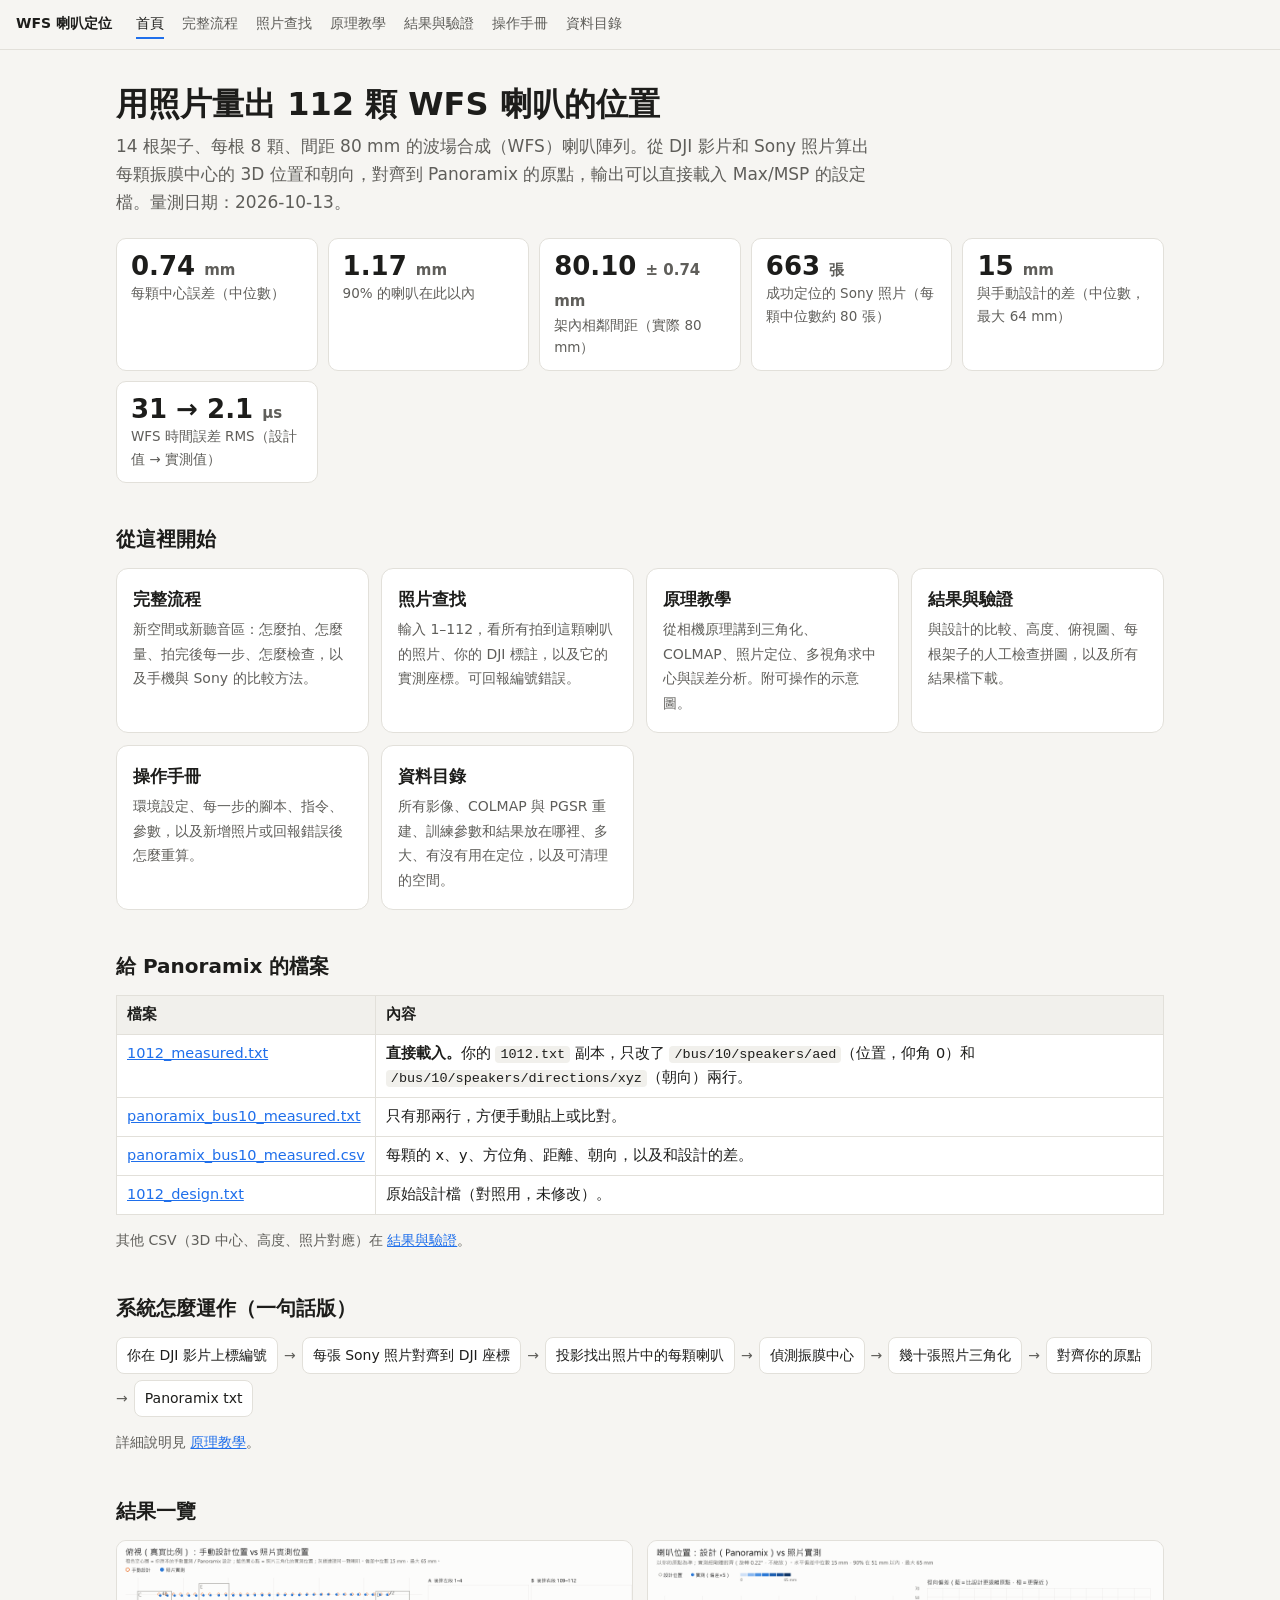
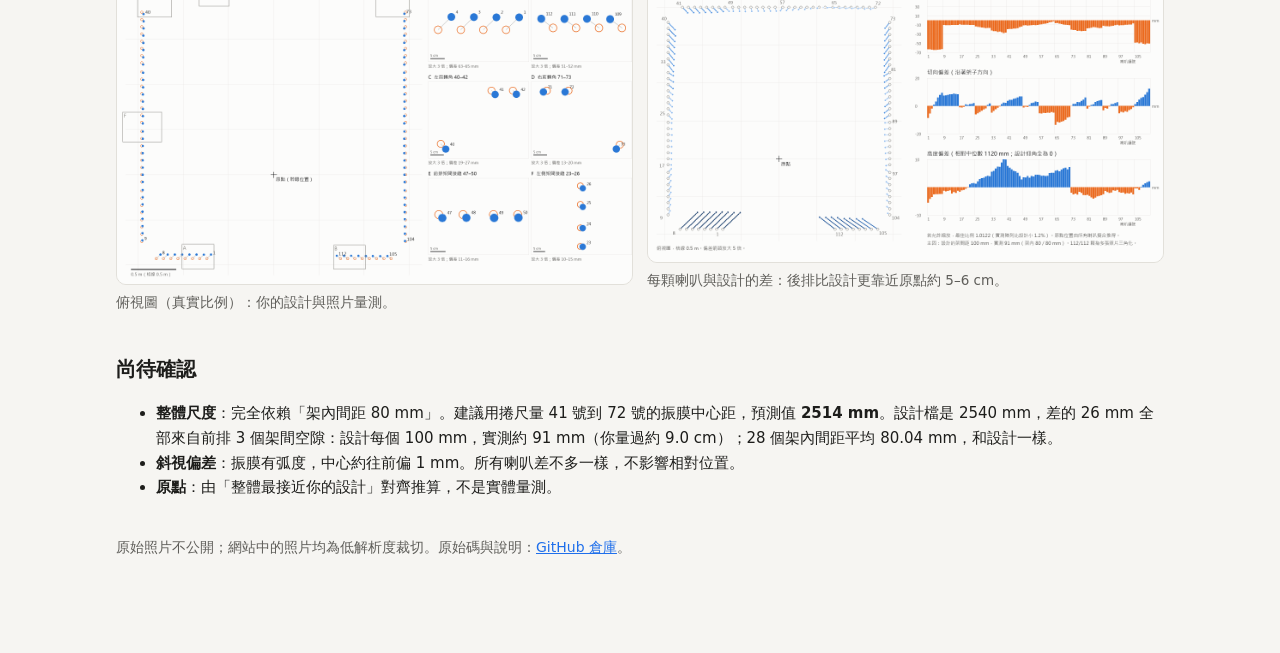
<file: docs/index.html>
<!doctype html>
<html lang="zh-Hant">
<head>
<meta charset="utf-8">
<meta name="viewport" content="width=device-width, initial-scale=1">
<title>WFS 喇叭定位</title>
<meta name="description" content="用照片量測 112 顆 WFS 喇叭的振膜中心與朝向，輸出給 Panoramix。">
<link rel="stylesheet" href="site.css">
<style>
.wrap { max-width: 1080px; margin: 0 auto; padding: 28px 16px 80px; }
h1 { font-size: 32px; line-height: 1.25; margin: 6px 0 8px; }
.lead { color: var(--muted); font-size: 17px; max-width: 760px; margin: 0 0 22px; }
h2 { font-size: 20px; margin: 40px 0 12px; }
.stats { display: grid; grid-template-columns: repeat(auto-fit, minmax(170px, 1fr)); gap: 10px; }
.stat { background: var(--panel); border: 1px solid var(--line); border-radius: 10px; padding: 12px 14px; }
.stat .v { font-size: 26px; font-weight: 700; font-variant-numeric: tabular-nums; line-height: 1.2; }
.stat .v small { font-size: 15px; font-weight: 600; color: var(--muted); }
.stat .l { color: var(--muted); font-size: 13.5px; }
.cards { display: grid; grid-template-columns: repeat(auto-fit, minmax(240px, 1fr)); gap: 12px; }
.card { display: block; background: var(--panel); border: 1px solid var(--line); border-radius: 12px; padding: 16px; text-decoration: none; color: var(--ink); }
.card:hover { border-color: var(--accent); }
.card b { display: block; font-size: 17px; margin-bottom: 4px; }
.card span { color: var(--muted); font-size: 14px; }
.flow { display: flex; flex-wrap: wrap; gap: 6px; align-items: center; font-size: 14px; }
.flow div { background: var(--panel); border: 1px solid var(--line); border-radius: 8px; padding: 6px 10px; }
.flow i { color: var(--muted); font-style: normal; }
table { border-collapse: collapse; width: 100%; font-size: 14.5px; background: var(--panel); }
th, td { border: 1px solid var(--line); padding: 7px 10px; text-align: left; vertical-align: top; }
th { background: var(--code); font-weight: 600; }
.tw { overflow-x: auto; }
.note { color: var(--muted); font-size: 14px; }
figure { margin: 0; }
figure img { width: 100%; border: 1px solid var(--line); border-radius: 10px; background: #fff; display: block; }
figcaption { color: var(--muted); font-size: 13.5px; margin-top: 6px; }
.two { display: grid; grid-template-columns: 1fr 1fr; gap: 14px; }
@media (max-width: 760px) { .two { grid-template-columns: 1fr; } h1 { font-size: 26px; } }
</style>
</head>
<body>
<nav class="sitenav"><a class="brand" href="index.html">WFS 喇叭定位</a><a class="on" href="index.html">首頁</a><a href="workflow.html">完整流程</a><a href="finder.html">照片查找</a><a href="learn.html">原理教學</a><a href="results.html">結果與驗證</a><a href="manual.html">操作手冊</a><a href="catalog.html">資料目錄</a></nav>
<div class="wrap">
<h1>用照片量出 112 顆 WFS 喇叭的位置</h1>
<p class="lead">14 根架子、每根 8 顆、間距 80 mm 的波場合成（WFS）喇叭陣列。從 DJI 影片和 Sony 照片算出每顆振膜中心的 3D 位置和朝向，對齊到 Panoramix 的原點，輸出可以直接載入 Max/MSP 的設定檔。量測日期：2026-10-13。</p>

<div class="stats">
  <div class="stat"><div class="v">0.74 <small>mm</small></div><div class="l">每顆中心誤差（中位數）</div></div>
  <div class="stat"><div class="v">1.17 <small>mm</small></div><div class="l">90% 的喇叭在此以內</div></div>
  <div class="stat"><div class="v">80.10 <small>± 0.74 mm</small></div><div class="l">架內相鄰間距（實際 80 mm）</div></div>
  <div class="stat"><div class="v">663 <small>張</small></div><div class="l">成功定位的 Sony 照片（每顆中位數約 80 張）</div></div>
  <div class="stat"><div class="v">15 <small>mm</small></div><div class="l">與手動設計的差（中位數，最大 64 mm）</div></div>
  <div class="stat"><div class="v">31 → 2.1 <small>µs</small></div><div class="l">WFS 時間誤差 RMS（設計值 → 實測值）</div></div>
</div>

<h2>從這裡開始</h2>
<div class="cards">
  <a class="card" href="workflow.html"><b>完整流程</b><span>新空間或新聽音區：怎麼拍、怎麼量、拍完後每一步、怎麼檢查，以及手機與 Sony 的比較方法。</span></a>
<a class="card" href="finder.html"><b>照片查找</b><span>輸入 1–112，看所有拍到這顆喇叭的照片、你的 DJI 標註，以及它的實測座標。可回報編號錯誤。</span></a>
  <a class="card" href="learn.html"><b>原理教學</b><span>從相機原理講到三角化、COLMAP、照片定位、多視角求中心與誤差分析。附可操作的示意圖。</span></a>
  <a class="card" href="results.html"><b>結果與驗證</b><span>與設計的比較、高度、俯視圖、每根架子的人工檢查拼圖，以及所有結果檔下載。</span></a>
  <a class="card" href="manual.html"><b>操作手冊</b><span>環境設定、每一步的腳本、指令、參數，以及新增照片或回報錯誤後怎麼重算。</span></a>
  <a class="card" href="catalog.html"><b>資料目錄</b><span>所有影像、COLMAP 與 PGSR 重建、訓練參數和結果放在哪裡、多大、有沒有用在定位，以及可清理的空間。</span></a>
</div>

<h2>給 Panoramix 的檔案</h2>
<div class="tw"><table>
<tr><th>檔案</th><th>內容</th></tr>
<tr><td><a href="data/1012_measured.txt" download>1012_measured.txt</a></td><td><b>直接載入。</b>你的 <code>1012.txt</code> 副本，只改了 <code>/bus/10/speakers/aed</code>（位置，仰角 0）和 <code>/bus/10/speakers/directions/xyz</code>（朝向）兩行。</td></tr>
<tr><td><a href="data/panoramix_bus10_measured.txt" download>panoramix_bus10_measured.txt</a></td><td>只有那兩行，方便手動貼上或比對。</td></tr>
<tr><td><a href="data/panoramix_bus10_measured.csv" download>panoramix_bus10_measured.csv</a></td><td>每顆的 x、y、方位角、距離、朝向，以及和設計的差。</td></tr>
<tr><td><a href="data/1012_design.txt" download>1012_design.txt</a></td><td>原始設計檔（對照用，未修改）。</td></tr>
</table></div>
<p class="note">其他 CSV（3D 中心、高度、照片對應）在 <a href="results.html#downloads">結果與驗證</a>。</p>

<h2>系統怎麼運作（一句話版）</h2>
<div class="flow">
  <div>你在 DJI 影片上標編號</div><i>→</i>
  <div>每張 Sony 照片對齊到 DJI 座標</div><i>→</i>
  <div>投影找出照片中的每顆喇叭</div><i>→</i>
  <div>偵測振膜中心</div><i>→</i>
  <div>幾十張照片三角化</div><i>→</i>
  <div>對齊你的原點</div><i>→</i>
  <div>Panoramix txt</div>
</div>
<p class="note">詳細說明見 <a href="learn.html">原理教學</a>。</p>

<h2>結果一覽</h2>
<div class="two">
  <figure><a href="figures/topview_manual_vs_photo.png"><img src="figures/topview_manual_vs_photo.png" alt="俯視圖：設計與實測"></a><figcaption>俯視圖（真實比例）：你的設計與照片量測。</figcaption></figure>
  <figure><a href="figures/design_vs_measured.png"><img src="figures/design_vs_measured.png" alt="設計與實測差異"></a><figcaption>每顆喇叭與設計的差：後排比設計更靠近原點約 5–6 cm。</figcaption></figure>
</div>

<h2>尚待確認</h2>
<ul>
<li><b>整體尺度</b>：完全依賴「架內間距 80 mm」。建議用捲尺量 41 號到 72 號的振膜中心距，預測值 <b>2514 mm</b>。設計檔是 2540 mm，差的 26 mm 全部來自前排 3 個架間空隙：設計每個 100 mm，實測約 91 mm（你量過約 9.0 cm）；28 個架內間距平均 80.04 mm，和設計一樣。</li>
<li><b>斜視偏差</b>：振膜有弧度，中心約往前偏 1 mm。所有喇叭差不多一樣，不影響相對位置。</li>
<li><b>原點</b>：由「整體最接近你的設計」對齊推算，不是實體量測。</li>
</ul>
<p class="note" style="margin-top:36px">原始照片不公開；網站中的照片均為低解析度裁切。原始碼與說明：<a href="https://github.com/wangpenghao468-collab/wfs-speaker-localization">GitHub 倉庫</a>。</p>
</div>
</body>
</html>
</file>
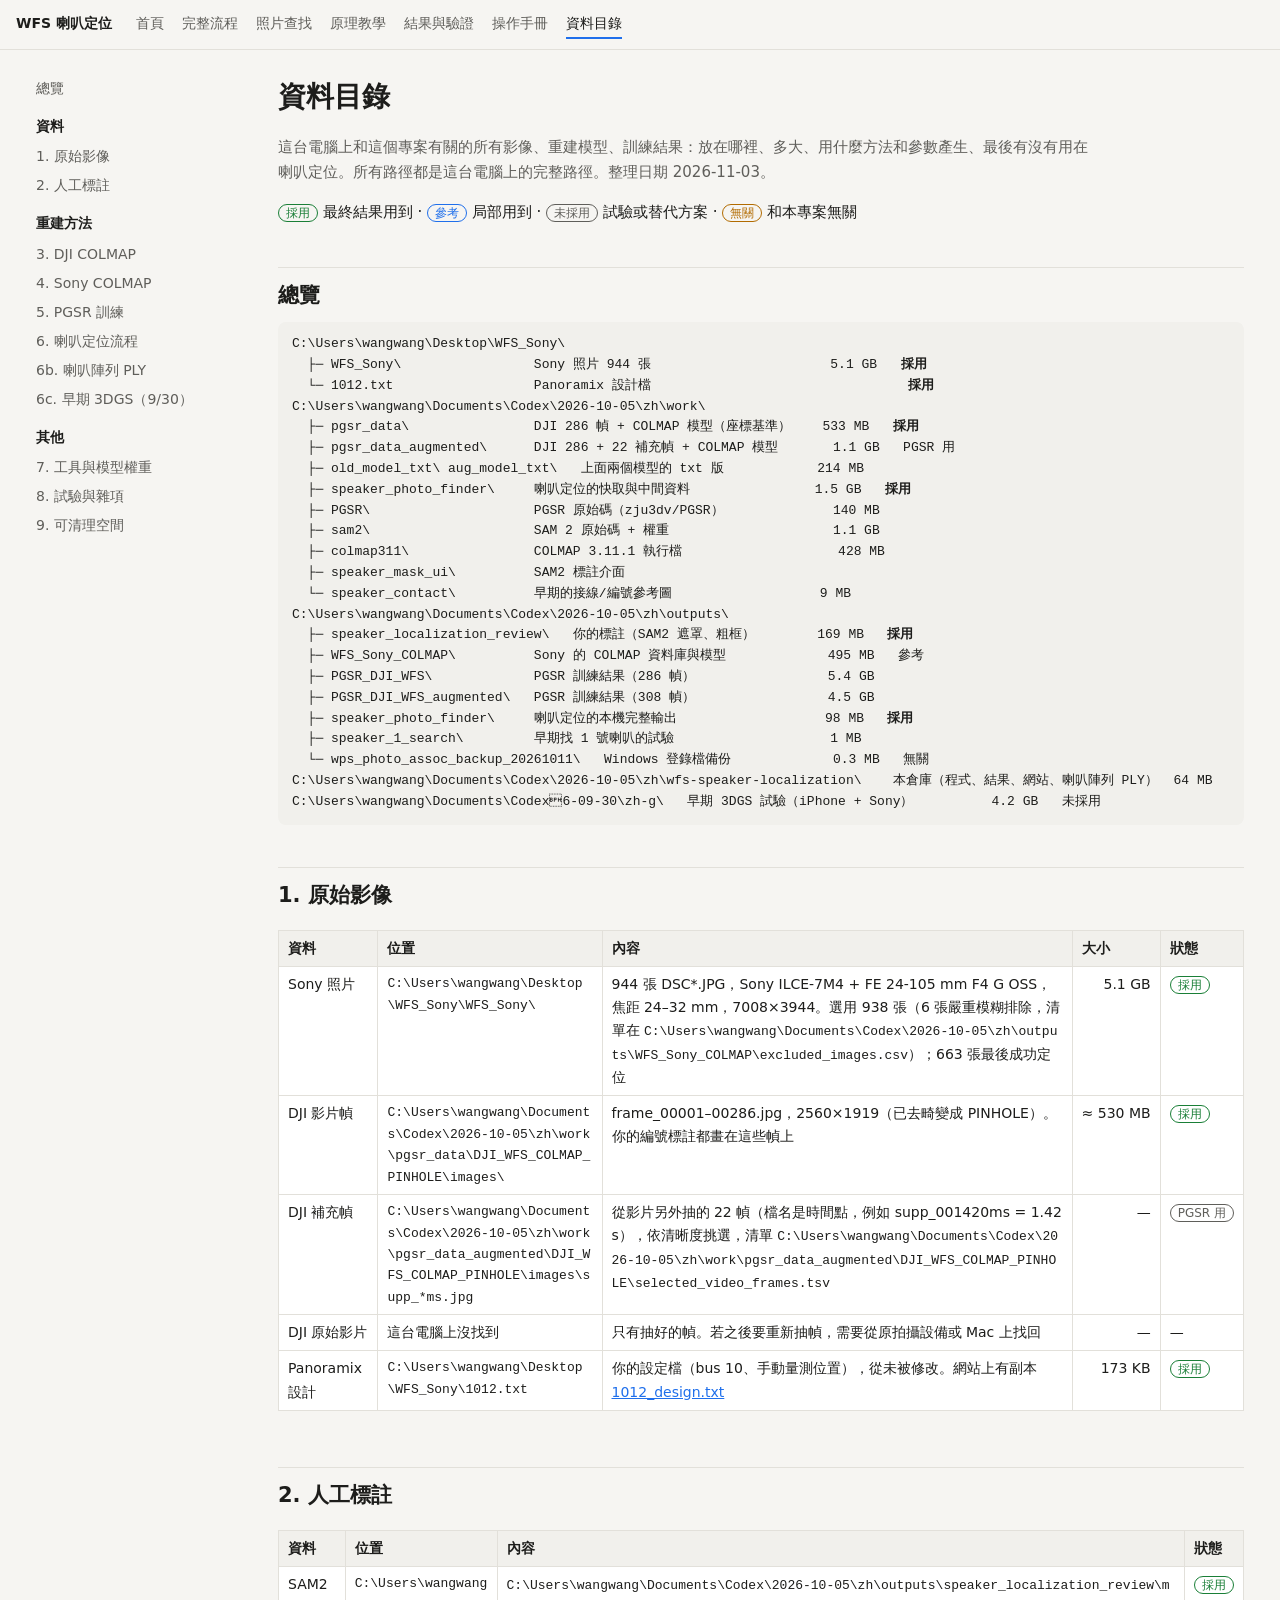
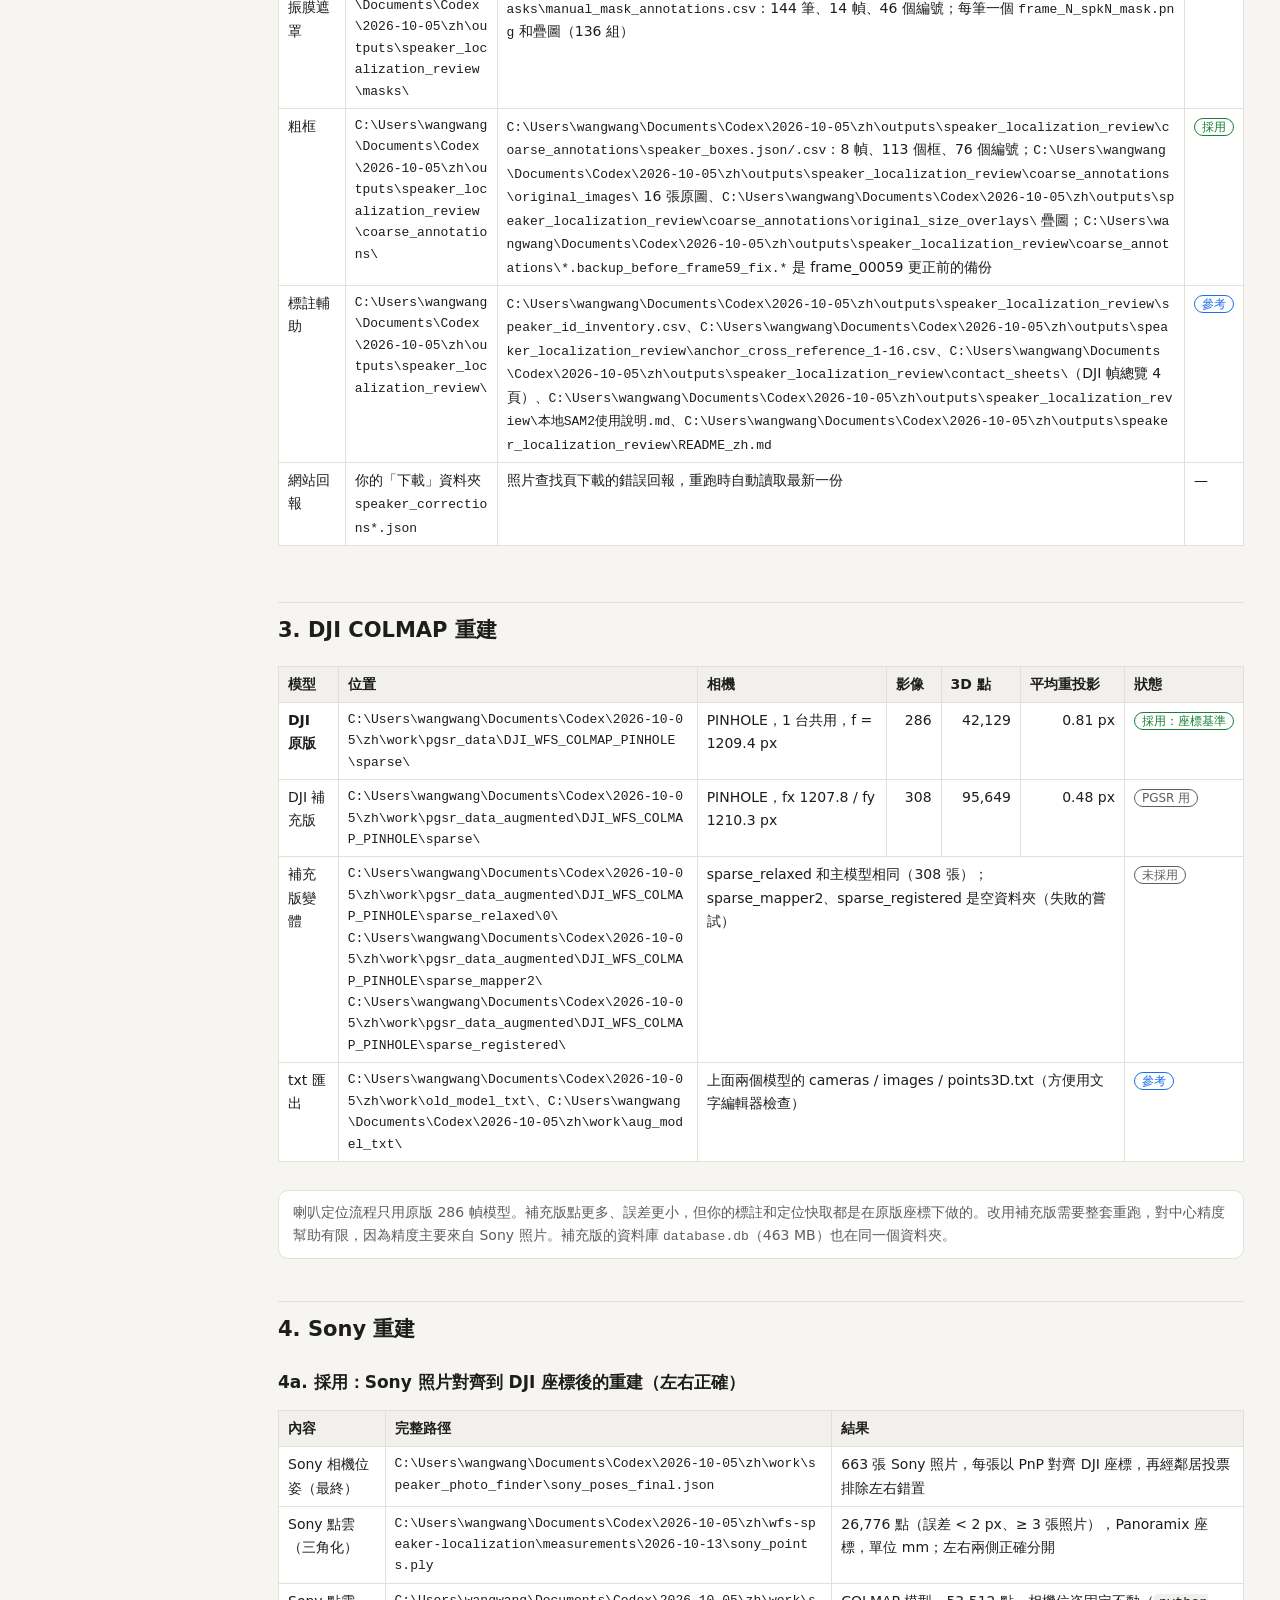
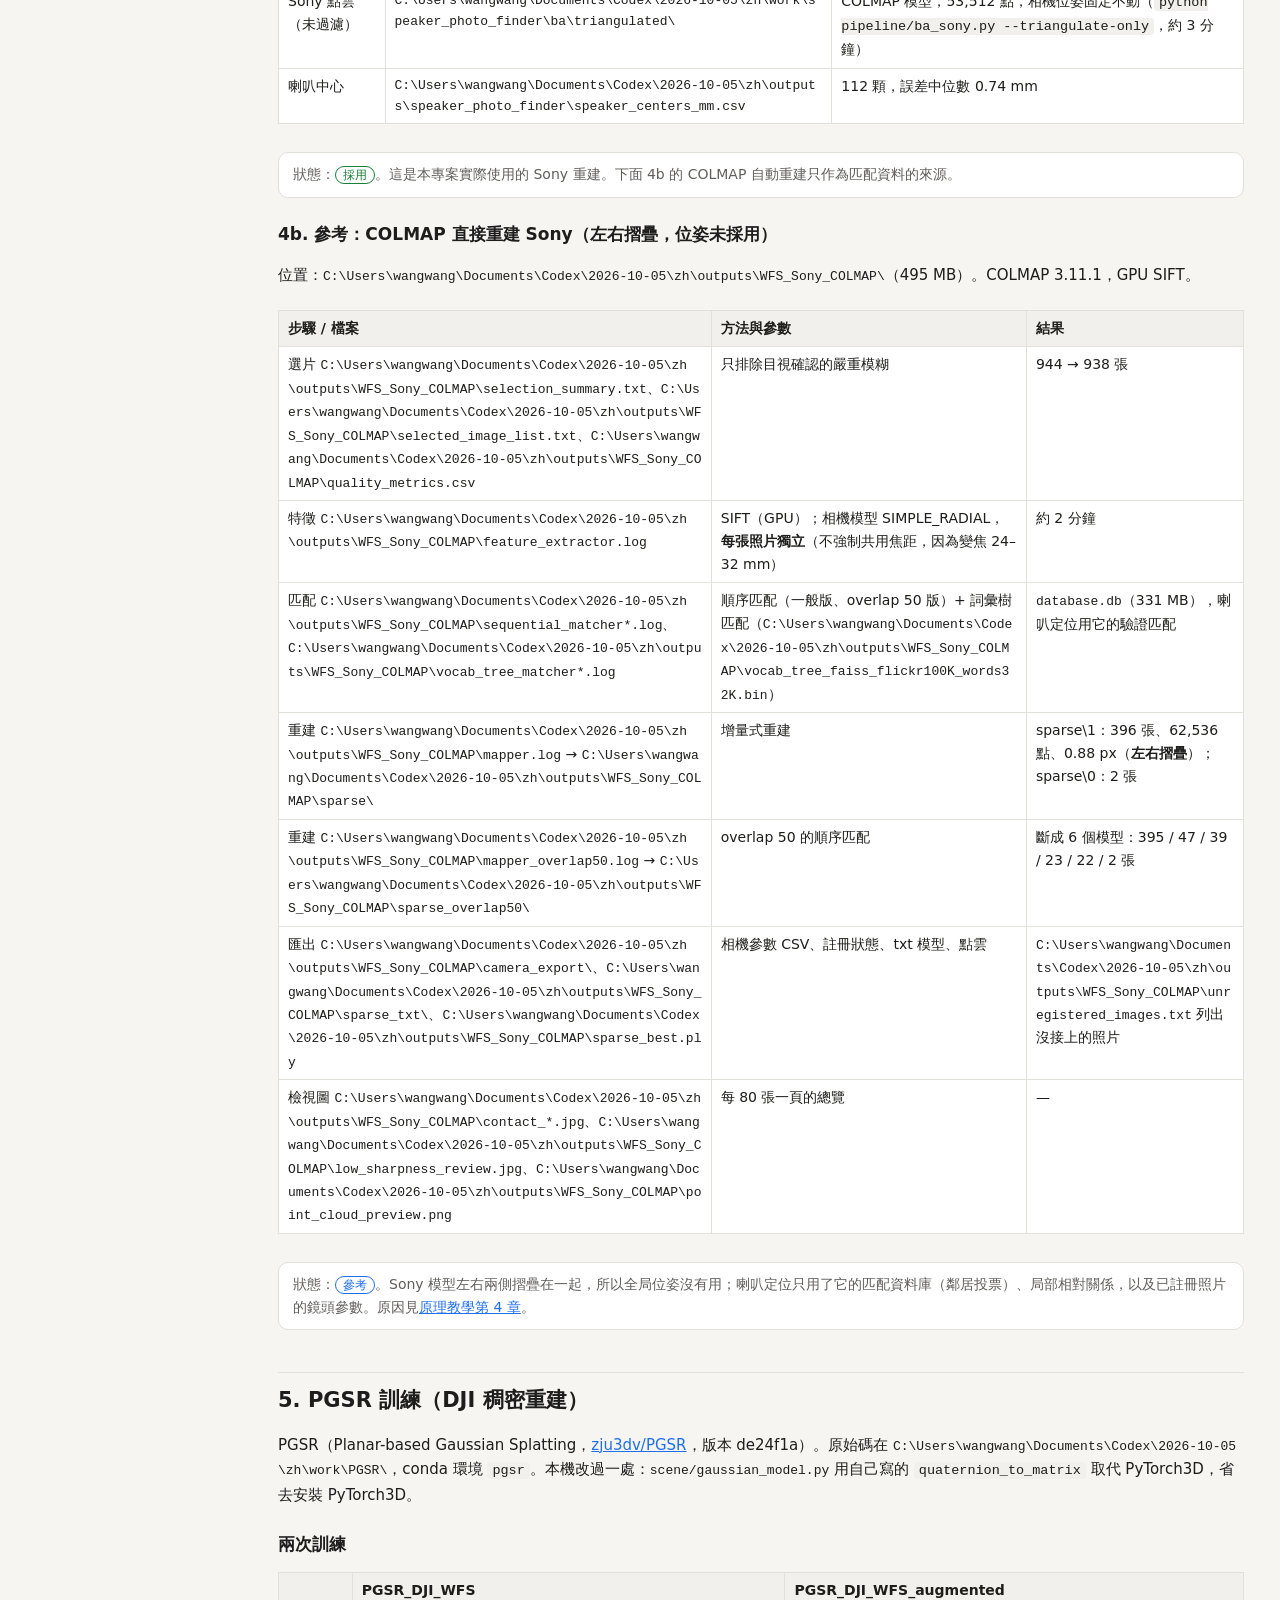
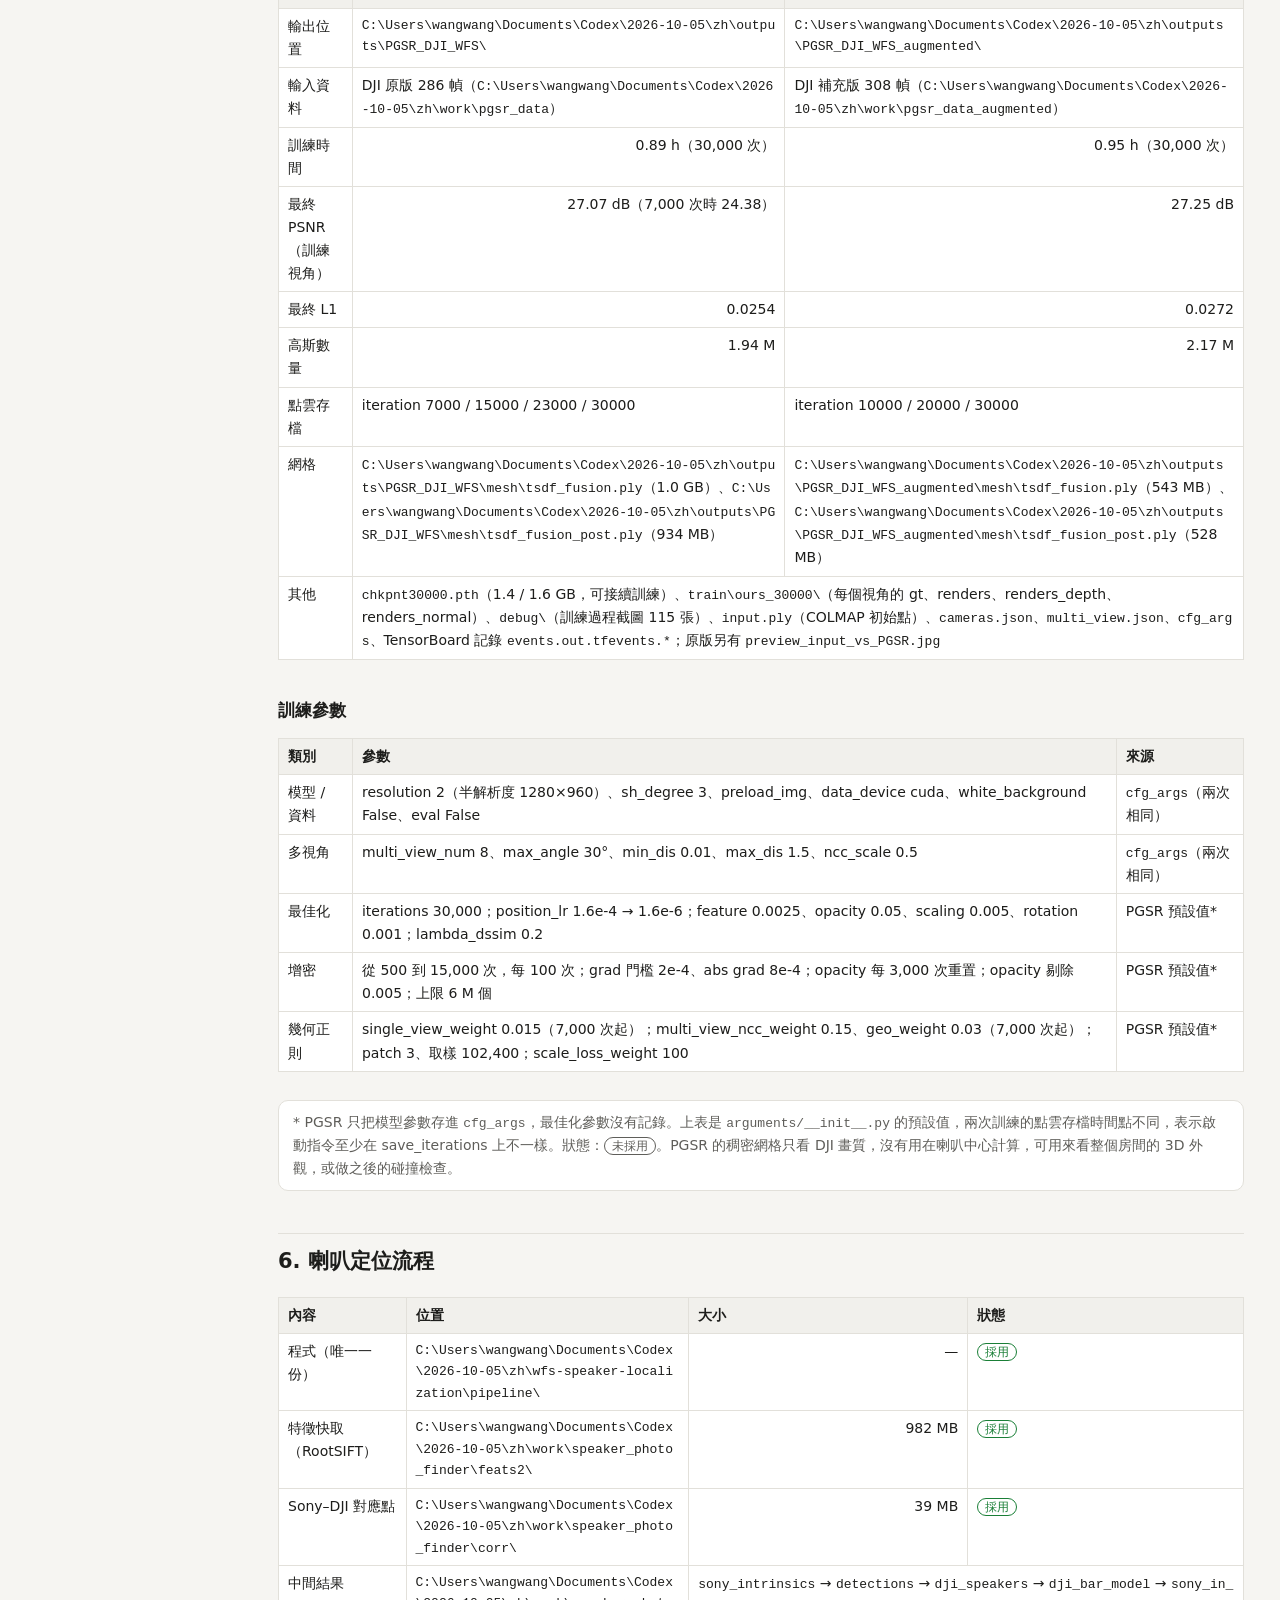
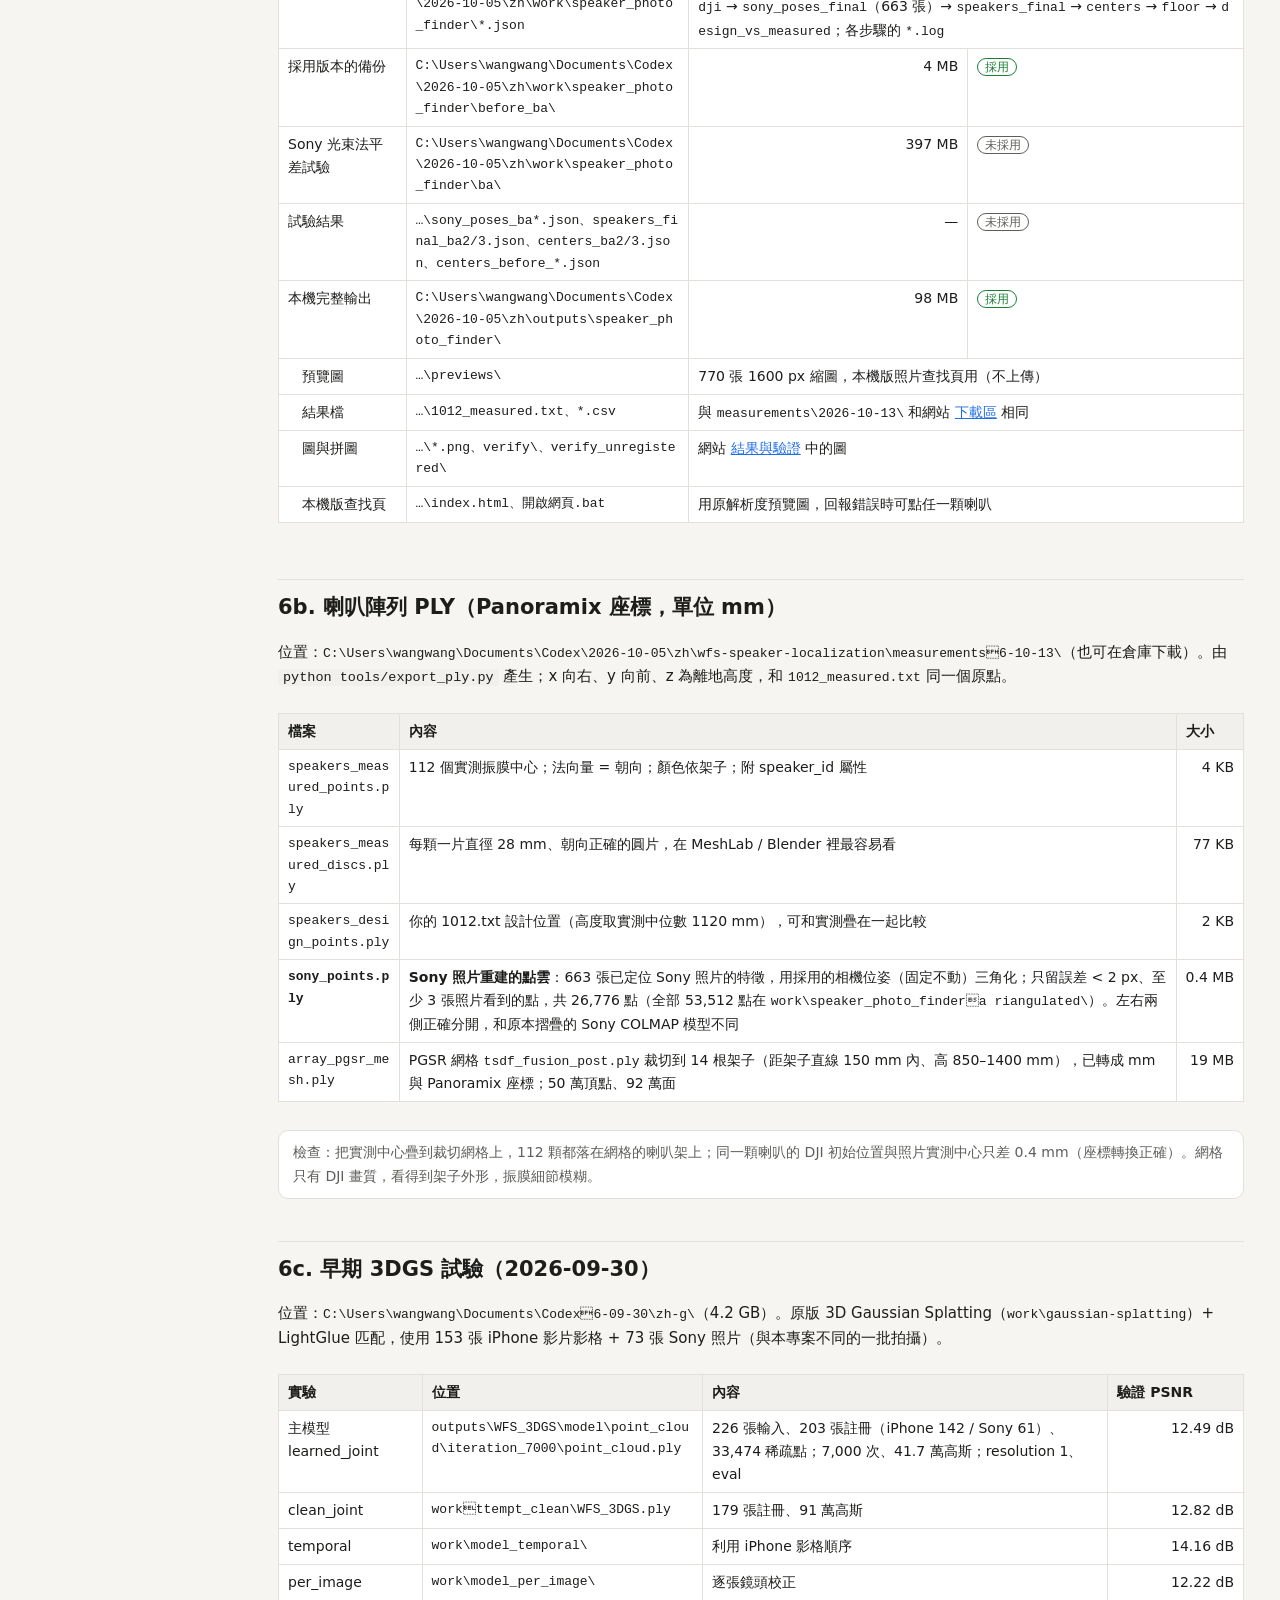
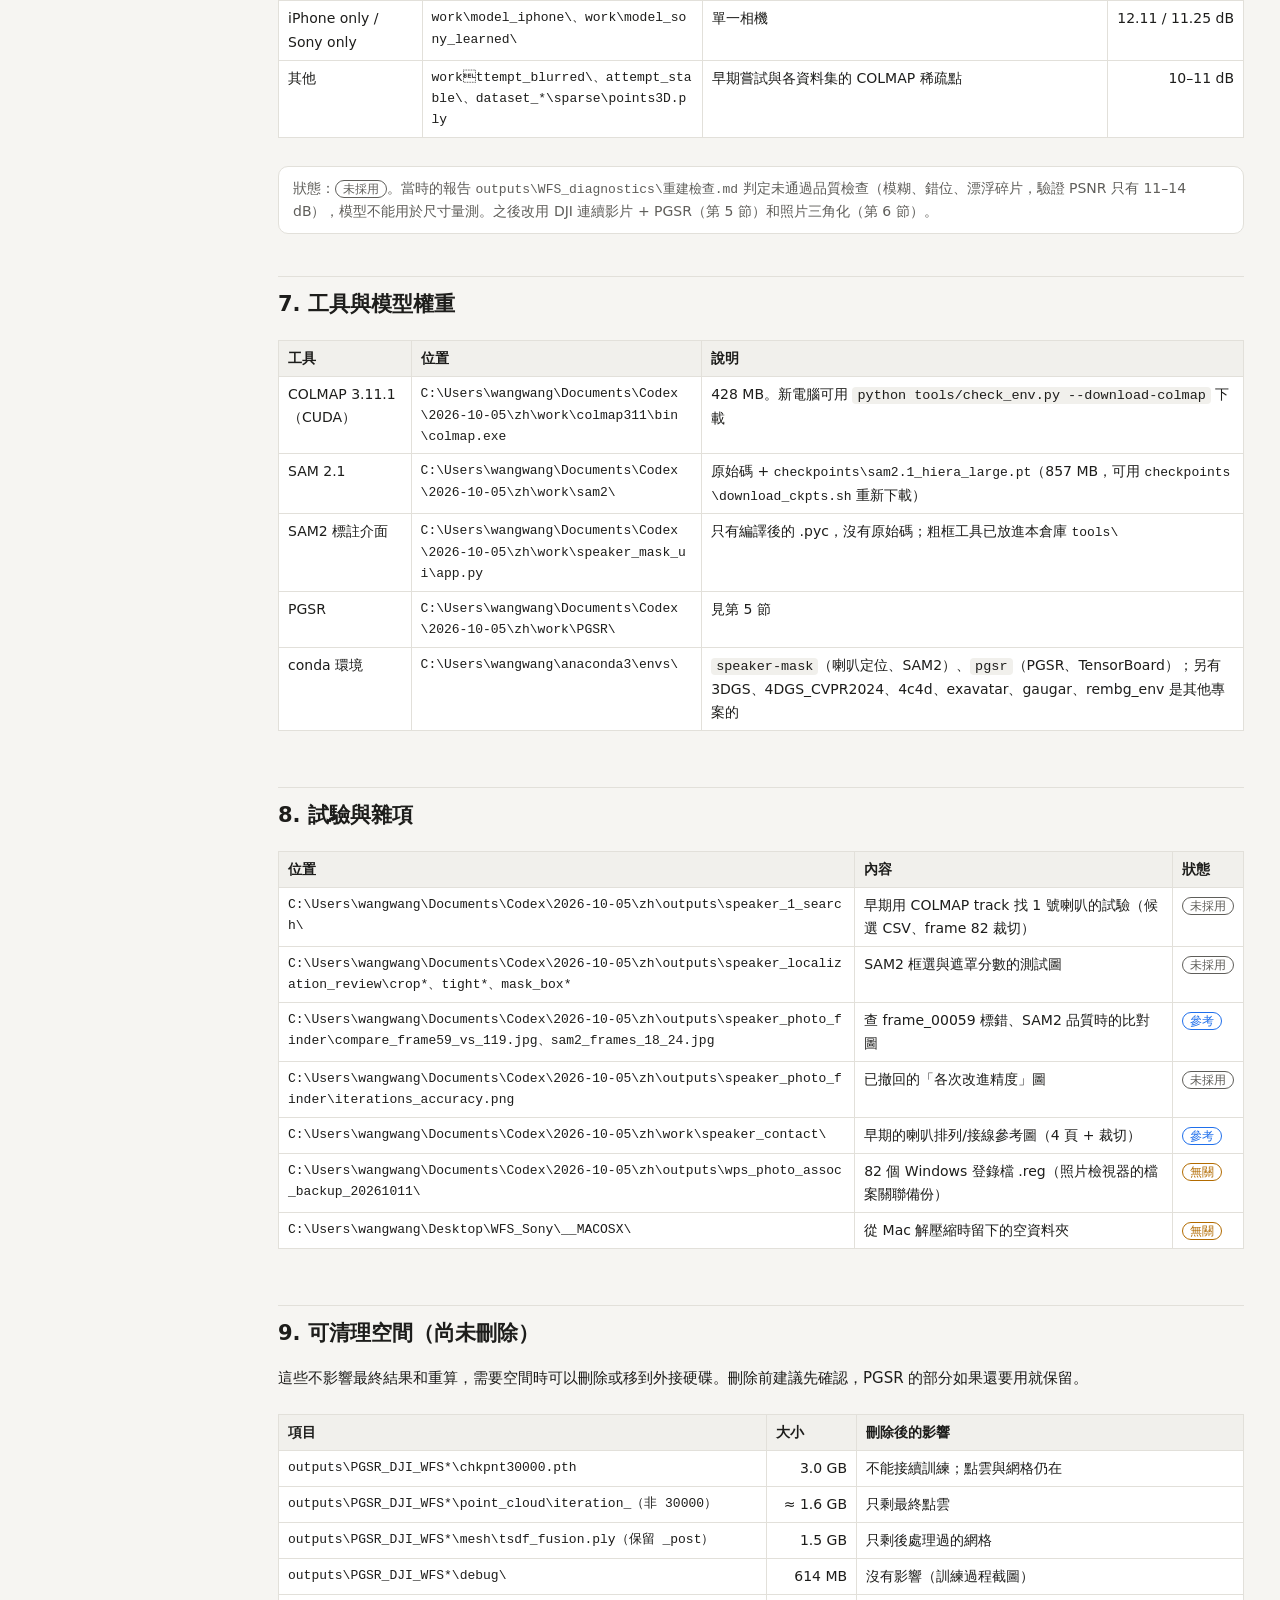
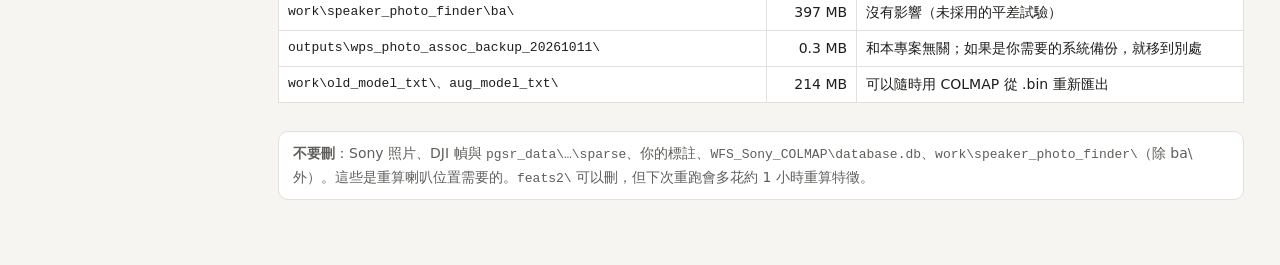
<file: docs/catalog.html>
<!doctype html>
<html lang="zh-Hant">
<head>
<meta charset="utf-8">
<meta name="viewport" content="width=device-width, initial-scale=1">
<title>資料目錄</title>
<link rel="stylesheet" href="site.css">
<style>
.wrap { display: grid; grid-template-columns: 210px minmax(0, 1fr); gap: 32px; max-width: 1240px; margin: 0 auto; padding: 24px 16px 80px; }
@media (max-width: 860px) { .wrap { grid-template-columns: 1fr; } .wrap > nav { position: static !important; } }
.wrap > nav { position: sticky; top: 16px; align-self: start; font-size: 14px; }
.wrap > nav a { display: block; color: var(--muted); text-decoration: none; padding: 3px 0; }
.wrap > nav a:hover { color: var(--accent); }
.wrap > nav .h { font-weight: 650; color: var(--ink); margin: 12px 0 4px; }
main { min-width: 0; }
h1 { font-size: 28px; margin: 0 0 6px; }
h2 { font-size: 21px; margin: 42px 0 10px; padding-top: 10px; border-top: 1px solid var(--line); }
h3 { font-size: 17px; margin: 22px 0 6px; }
.lead { color: var(--muted); max-width: 820px; }
table { border-collapse: collapse; width: 100%; font-size: 14px; background: var(--panel); margin: 8px 0 14px; }
th, td { border: 1px solid var(--line); padding: 6px 9px; text-align: left; vertical-align: top; }
th { background: var(--code); font-weight: 600; white-space: nowrap; }
td.n { text-align: right; font-variant-numeric: tabular-nums; white-space: nowrap; }
.tw { overflow-x: auto; }
.p { font-family: Consolas, "Cascadia Mono", Menlo, monospace; font-size: 13px; word-break: break-all; }
.st { font-size: 12px; padding: 1px 7px; border-radius: 10px; border: 1px solid currentColor; white-space: nowrap; }
.st.use { color: var(--ok); } .st.ref { color: var(--accent); } .st.old { color: var(--muted); } .st.no { color: var(--warn); }
.note { background: var(--panel); border: 1px solid var(--line); border-radius: 10px; padding: 10px 14px; color: var(--muted); font-size: 14px; }
.tree { background: var(--code); border-radius: 8px; padding: 12px 14px; font: 13px/1.6 Consolas, "Cascadia Mono", Menlo, monospace; overflow-x: auto; white-space: pre; }
</style>
</head>
<body>
<nav class="sitenav"><a class="brand" href="index.html">WFS 喇叭定位</a><a href="index.html">首頁</a><a href="workflow.html">完整流程</a><a href="finder.html">照片查找</a><a href="learn.html">原理教學</a><a href="results.html">結果與驗證</a><a href="manual.html">操作手冊</a><a class="on" href="catalog.html">資料目錄</a></nav>
<div class="wrap">
<nav>
  <a href="#map">總覽</a>
  <div class="h">資料</div>
  <a href="#raw">1. 原始影像</a>
  <a href="#annot">2. 人工標註</a>
  <div class="h">重建方法</div>
  <a href="#dji">3. DJI COLMAP</a>
  <a href="#sony">4. Sony COLMAP</a>
  <a href="#pgsr">5. PGSR 訓練</a>
  <a href="#ours">6. 喇叭定位流程</a>
  <a href="#ply">6b. 喇叭陣列 PLY</a>
  <a href="#zhg">6c. 早期 3DGS（9/30）</a>
  <div class="h">其他</div>
  <a href="#tools">7. 工具與模型權重</a>
  <a href="#misc">8. 試驗與雜項</a>
  <a href="#clean">9. 可清理空間</a>
</nav>
<main>
<h1>資料目錄</h1>
<p class="lead">這台電腦上和這個專案有關的所有影像、重建模型、訓練結果：放在哪裡、多大、用什麼方法和參數產生、最後有沒有用在喇叭定位。所有路徑都是這台電腦上的完整路徑。整理日期 2026-11-03。</p>
<p><span class="st use">採用</span> 最終結果用到 · <span class="st ref">參考</span> 局部用到 · <span class="st old">未採用</span> 試驗或替代方案 · <span class="st no">無關</span> 和本專案無關</p>

<h2 id="map">總覽</h2>
<div class="tree">C:\Users\wangwang\Desktop\WFS_Sony\
  ├─ WFS_Sony\                 Sony 照片 944 張                       5.1 GB   <b>採用</b>
  └─ 1012.txt                  Panoramix 設計檔                                 <b>採用</b>
C:\Users\wangwang\Documents\Codex\2026-10-05\zh\work\
  ├─ pgsr_data\                DJI 286 幀 + COLMAP 模型（座標基準）    533 MB   <b>採用</b>
  ├─ pgsr_data_augmented\      DJI 286 + 22 補充幀 + COLMAP 模型       1.1 GB   PGSR 用
  ├─ old_model_txt\ aug_model_txt\   上面兩個模型的 txt 版            214 MB
  ├─ speaker_photo_finder\     喇叭定位的快取與中間資料                1.5 GB   <b>採用</b>
  ├─ PGSR\                     PGSR 原始碼（zju3dv/PGSR）              140 MB
  ├─ sam2\                     SAM 2 原始碼 + 權重                     1.1 GB
  ├─ colmap311\                COLMAP 3.11.1 執行檔                    428 MB
  ├─ speaker_mask_ui\          SAM2 標註介面
  └─ speaker_contact\          早期的接線/編號參考圖                   9 MB
C:\Users\wangwang\Documents\Codex\2026-10-05\zh\outputs\
  ├─ speaker_localization_review\   你的標註（SAM2 遮罩、粗框）        169 MB   <b>採用</b>
  ├─ WFS_Sony_COLMAP\          Sony 的 COLMAP 資料庫與模型             495 MB   參考
  ├─ PGSR_DJI_WFS\             PGSR 訓練結果（286 幀）                 5.4 GB
  ├─ PGSR_DJI_WFS_augmented\   PGSR 訓練結果（308 幀）                 4.5 GB
  ├─ speaker_photo_finder\     喇叭定位的本機完整輸出                   98 MB   <b>採用</b>
  ├─ speaker_1_search\         早期找 1 號喇叭的試驗                    1 MB
  └─ wps_photo_assoc_backup_20261011\   Windows 登錄檔備份             0.3 MB   無關
C:\Users\wangwang\Documents\Codex\2026-10-05\zh\wfs-speaker-localization\    本倉庫（程式、結果、網站、喇叭陣列 PLY）  64 MB
C:\Users\wangwang\Documents\Codex6-09-30\zh-g\   早期 3DGS 試驗（iPhone + Sony）          4.2 GB   未採用</div>

<h2 id="raw">1. 原始影像</h2>
<div class="tw"><table>
<tr><th>資料</th><th>位置</th><th>內容</th><th>大小</th><th>狀態</th></tr>
<tr><td>Sony 照片</td><td class="p">C:\Users\wangwang\Desktop\WFS_Sony\WFS_Sony\</td><td>944 張 DSC*.JPG，Sony ILCE-7M4 + FE 24-105 mm F4 G OSS，焦距 24–32 mm，7008×3944。選用 938 張（6 張嚴重模糊排除，清單在 <span class="p">C:\Users\wangwang\Documents\Codex\2026-10-05\zh\outputs\WFS_Sony_COLMAP\excluded_images.csv</span>）；663 張最後成功定位</td><td class="n">5.1 GB</td><td><span class="st use">採用</span></td></tr>
<tr><td>DJI 影片幀</td><td class="p">C:\Users\wangwang\Documents\Codex\2026-10-05\zh\work\pgsr_data\DJI_WFS_COLMAP_PINHOLE\images\</td><td>frame_00001–00286.jpg，2560×1919（已去畸變成 PINHOLE）。你的編號標註都畫在這些幀上</td><td class="n">≈ 530 MB</td><td><span class="st use">採用</span></td></tr>
<tr><td>DJI 補充幀</td><td class="p">C:\Users\wangwang\Documents\Codex\2026-10-05\zh\work\pgsr_data_augmented\DJI_WFS_COLMAP_PINHOLE\images\supp_*ms.jpg</td><td>從影片另外抽的 22 幀（檔名是時間點，例如 supp_001420ms = 1.42 s），依清晰度挑選，清單 <span class="p">C:\Users\wangwang\Documents\Codex\2026-10-05\zh\work\pgsr_data_augmented\DJI_WFS_COLMAP_PINHOLE\selected_video_frames.tsv</span></td><td class="n">—</td><td><span class="st old">PGSR 用</span></td></tr>
<tr><td>DJI 原始影片</td><td>這台電腦上沒找到</td><td>只有抽好的幀。若之後要重新抽幀，需要從原拍攝設備或 Mac 上找回</td><td class="n">—</td><td>—</td></tr>
<tr><td>Panoramix 設計</td><td class="p">C:\Users\wangwang\Desktop\WFS_Sony\1012.txt</td><td>你的設定檔（bus 10、手動量測位置），從未被修改。網站上有副本 <a href="data/1012_design.txt">1012_design.txt</a></td><td class="n">173 KB</td><td><span class="st use">採用</span></td></tr>
</table></div>

<h2 id="annot">2. 人工標註</h2>
<div class="tw"><table>
<tr><th>資料</th><th>位置</th><th>內容</th><th>狀態</th></tr>
<tr><td>SAM2 振膜遮罩</td><td class="p">C:\Users\wangwang\Documents\Codex\2026-10-05\zh\outputs\speaker_localization_review\masks\</td><td><span class="p">C:\Users\wangwang\Documents\Codex\2026-10-05\zh\outputs\speaker_localization_review\masks\manual_mask_annotations.csv</span>：144 筆、14 幀、46 個編號；每筆一個 <span class="p">frame_N_spkN_mask.png</span> 和疊圖（136 組）</td><td><span class="st use">採用</span></td></tr>
<tr><td>粗框</td><td class="p">C:\Users\wangwang\Documents\Codex\2026-10-05\zh\outputs\speaker_localization_review\coarse_annotations\</td><td><span class="p">C:\Users\wangwang\Documents\Codex\2026-10-05\zh\outputs\speaker_localization_review\coarse_annotations\speaker_boxes.json/.csv</span>：8 幀、113 個框、76 個編號；<span class="p">C:\Users\wangwang\Documents\Codex\2026-10-05\zh\outputs\speaker_localization_review\coarse_annotations\original_images\</span> 16 張原圖、<span class="p">C:\Users\wangwang\Documents\Codex\2026-10-05\zh\outputs\speaker_localization_review\coarse_annotations\original_size_overlays\</span> 疊圖；<span class="p">C:\Users\wangwang\Documents\Codex\2026-10-05\zh\outputs\speaker_localization_review\coarse_annotations\*.backup_before_frame59_fix.*</span> 是 frame_00059 更正前的備份</td><td><span class="st use">採用</span></td></tr>
<tr><td>標註輔助</td><td class="p">C:\Users\wangwang\Documents\Codex\2026-10-05\zh\outputs\speaker_localization_review\</td><td><span class="p">C:\Users\wangwang\Documents\Codex\2026-10-05\zh\outputs\speaker_localization_review\speaker_id_inventory.csv</span>、<span class="p">C:\Users\wangwang\Documents\Codex\2026-10-05\zh\outputs\speaker_localization_review\anchor_cross_reference_1-16.csv</span>、<span class="p">C:\Users\wangwang\Documents\Codex\2026-10-05\zh\outputs\speaker_localization_review\contact_sheets\</span>（DJI 幀總覽 4 頁）、<span class="p">C:\Users\wangwang\Documents\Codex\2026-10-05\zh\outputs\speaker_localization_review\本地SAM2使用說明.md</span>、<span class="p">C:\Users\wangwang\Documents\Codex\2026-10-05\zh\outputs\speaker_localization_review\README_zh.md</span></td><td><span class="st ref">參考</span></td></tr>
<tr><td>網站回報</td><td>你的「下載」資料夾 <span class="p">speaker_corrections*.json</span></td><td>照片查找頁下載的錯誤回報，重跑時自動讀取最新一份</td><td>—</td></tr>
</table></div>

<h2 id="dji">3. DJI COLMAP 重建</h2>
<div class="tw"><table>
<tr><th>模型</th><th>位置</th><th>相機</th><th class="n">影像</th><th class="n">3D 點</th><th class="n">平均重投影</th><th>狀態</th></tr>
<tr><td><b>DJI 原版</b></td><td class="p">C:\Users\wangwang\Documents\Codex\2026-10-05\zh\work\pgsr_data\DJI_WFS_COLMAP_PINHOLE\sparse\</td><td>PINHOLE，1 台共用，f = 1209.4 px</td><td class="n">286</td><td class="n">42,129</td><td class="n">0.81 px</td><td><span class="st use">採用：座標基準</span></td></tr>
<tr><td>DJI 補充版</td><td class="p">C:\Users\wangwang\Documents\Codex\2026-10-05\zh\work\pgsr_data_augmented\DJI_WFS_COLMAP_PINHOLE\sparse\</td><td>PINHOLE，fx 1207.8 / fy 1210.3 px</td><td class="n">308</td><td class="n">95,649</td><td class="n">0.48 px</td><td><span class="st old">PGSR 用</span></td></tr>
<tr><td>補充版變體</td><td class="p">C:\Users\wangwang\Documents\Codex\2026-10-05\zh\work\pgsr_data_augmented\DJI_WFS_COLMAP_PINHOLE\sparse_relaxed\0\<br>C:\Users\wangwang\Documents\Codex\2026-10-05\zh\work\pgsr_data_augmented\DJI_WFS_COLMAP_PINHOLE\sparse_mapper2\<br>C:\Users\wangwang\Documents\Codex\2026-10-05\zh\work\pgsr_data_augmented\DJI_WFS_COLMAP_PINHOLE\sparse_registered\</td><td colspan="4">sparse_relaxed 和主模型相同（308 張）；sparse_mapper2、sparse_registered 是空資料夾（失敗的嘗試）</td><td><span class="st old">未採用</span></td></tr>
<tr><td>txt 匯出</td><td class="p">C:\Users\wangwang\Documents\Codex\2026-10-05\zh\work\old_model_txt\、C:\Users\wangwang\Documents\Codex\2026-10-05\zh\work\aug_model_txt\</td><td colspan="4">上面兩個模型的 cameras / images / points3D.txt（方便用文字編輯器檢查）</td><td><span class="st ref">參考</span></td></tr>
</table></div>
<p class="note">喇叭定位流程只用原版 286 幀模型。補充版點更多、誤差更小，但你的標註和定位快取都是在原版座標下做的。改用補充版需要整套重跑，對中心精度幫助有限，因為精度主要來自 Sony 照片。補充版的資料庫 <span class="p">database.db</span>（463 MB）也在同一個資料夾。</p>

<h2 id="sony">4. Sony 重建</h2>
<h3>4a. 採用：Sony 照片對齊到 DJI 座標後的重建（左右正確）</h3>
<div class="tw"><table>
<tr><th>內容</th><th>完整路徑</th><th>結果</th></tr>
<tr><td>Sony 相機位姿（最終）</td><td class="p">C:\Users\wangwang\Documents\Codex\2026-10-05\zh\work\speaker_photo_finder\sony_poses_final.json</td><td>663 張 Sony 照片，每張以 PnP 對齊 DJI 座標，再經鄰居投票排除左右錯置</td></tr>
<tr><td>Sony 點雲（三角化）</td><td class="p">C:\Users\wangwang\Documents\Codex\2026-10-05\zh\wfs-speaker-localization\measurements\2026-10-13\sony_points.ply</td><td>26,776 點（誤差 &lt; 2 px、≥ 3 張照片），Panoramix 座標，單位 mm；左右兩側正確分開</td></tr>
<tr><td>Sony 點雲（未過濾）</td><td class="p">C:\Users\wangwang\Documents\Codex\2026-10-05\zh\work\speaker_photo_finder\ba\triangulated\</td><td>COLMAP 模型，53,512 點，相機位姿固定不動（<code>python pipeline/ba_sony.py --triangulate-only</code>，約 3 分鐘）</td></tr>
<tr><td>喇叭中心</td><td class="p">C:\Users\wangwang\Documents\Codex\2026-10-05\zh\outputs\speaker_photo_finder\speaker_centers_mm.csv</td><td>112 顆，誤差中位數 0.74 mm</td></tr>
</table></div>
<p class="note">狀態：<span class="st use">採用</span>。這是本專案實際使用的 Sony 重建。下面 4b 的 COLMAP 自動重建只作為匹配資料的來源。</p>
<h3>4b. 參考：COLMAP 直接重建 Sony（左右摺疊，位姿未採用）</h3>
<p>位置：<span class="p">C:\Users\wangwang\Documents\Codex\2026-10-05\zh\outputs\WFS_Sony_COLMAP\</span>（495 MB）。COLMAP 3.11.1，GPU SIFT。</p>
<div class="tw"><table>
<tr><th>步驟 / 檔案</th><th>方法與參數</th><th>結果</th></tr>
<tr><td>選片 <span class="p">C:\Users\wangwang\Documents\Codex\2026-10-05\zh\outputs\WFS_Sony_COLMAP\selection_summary.txt</span>、<span class="p">C:\Users\wangwang\Documents\Codex\2026-10-05\zh\outputs\WFS_Sony_COLMAP\selected_image_list.txt</span>、<span class="p">C:\Users\wangwang\Documents\Codex\2026-10-05\zh\outputs\WFS_Sony_COLMAP\quality_metrics.csv</span></td><td>只排除目視確認的嚴重模糊</td><td>944 → 938 張</td></tr>
<tr><td>特徵 <span class="p">C:\Users\wangwang\Documents\Codex\2026-10-05\zh\outputs\WFS_Sony_COLMAP\feature_extractor.log</span></td><td>SIFT（GPU）；相機模型 SIMPLE_RADIAL，<b>每張照片獨立</b>（不強制共用焦距，因為變焦 24–32 mm）</td><td>約 2 分鐘</td></tr>
<tr><td>匹配 <span class="p">C:\Users\wangwang\Documents\Codex\2026-10-05\zh\outputs\WFS_Sony_COLMAP\sequential_matcher*.log</span>、<span class="p">C:\Users\wangwang\Documents\Codex\2026-10-05\zh\outputs\WFS_Sony_COLMAP\vocab_tree_matcher*.log</span></td><td>順序匹配（一般版、overlap 50 版）+ 詞彙樹匹配（<span class="p">C:\Users\wangwang\Documents\Codex\2026-10-05\zh\outputs\WFS_Sony_COLMAP\vocab_tree_faiss_flickr100K_words32K.bin</span>）</td><td><span class="p">database.db</span>（331 MB），喇叭定位用它的驗證匹配</td></tr>
<tr><td>重建 <span class="p">C:\Users\wangwang\Documents\Codex\2026-10-05\zh\outputs\WFS_Sony_COLMAP\mapper.log</span> → <span class="p">C:\Users\wangwang\Documents\Codex\2026-10-05\zh\outputs\WFS_Sony_COLMAP\sparse\</span></td><td>增量式重建</td><td>sparse\1：396 張、62,536 點、0.88 px（<b>左右摺疊</b>）；sparse\0：2 張</td></tr>
<tr><td>重建 <span class="p">C:\Users\wangwang\Documents\Codex\2026-10-05\zh\outputs\WFS_Sony_COLMAP\mapper_overlap50.log</span> → <span class="p">C:\Users\wangwang\Documents\Codex\2026-10-05\zh\outputs\WFS_Sony_COLMAP\sparse_overlap50\</span></td><td>overlap 50 的順序匹配</td><td>斷成 6 個模型：395 / 47 / 39 / 23 / 22 / 2 張</td></tr>
<tr><td>匯出 <span class="p">C:\Users\wangwang\Documents\Codex\2026-10-05\zh\outputs\WFS_Sony_COLMAP\camera_export\</span>、<span class="p">C:\Users\wangwang\Documents\Codex\2026-10-05\zh\outputs\WFS_Sony_COLMAP\sparse_txt\</span>、<span class="p">C:\Users\wangwang\Documents\Codex\2026-10-05\zh\outputs\WFS_Sony_COLMAP\sparse_best.ply</span></td><td>相機參數 CSV、註冊狀態、txt 模型、點雲</td><td><span class="p">C:\Users\wangwang\Documents\Codex\2026-10-05\zh\outputs\WFS_Sony_COLMAP\unregistered_images.txt</span> 列出沒接上的照片</td></tr>
<tr><td>檢視圖 <span class="p">C:\Users\wangwang\Documents\Codex\2026-10-05\zh\outputs\WFS_Sony_COLMAP\contact_*.jpg</span>、<span class="p">C:\Users\wangwang\Documents\Codex\2026-10-05\zh\outputs\WFS_Sony_COLMAP\low_sharpness_review.jpg</span>、<span class="p">C:\Users\wangwang\Documents\Codex\2026-10-05\zh\outputs\WFS_Sony_COLMAP\point_cloud_preview.png</span></td><td>每 80 張一頁的總覽</td><td>—</td></tr>
</table></div>
<p class="note">狀態：<span class="st ref">參考</span>。Sony 模型左右兩側摺疊在一起，所以全局位姿沒有用；喇叭定位只用了它的匹配資料庫（鄰居投票）、局部相對關係，以及已註冊照片的鏡頭參數。原因見<a href="learn.html#c4">原理教學第 4 章</a>。</p>

<h2 id="pgsr">5. PGSR 訓練（DJI 稠密重建）</h2>
<p>PGSR（Planar-based Gaussian Splatting，<a href="https://github.com/zju3dv/PGSR">zju3dv/PGSR</a>，版本 de24f1a）。原始碼在 <span class="p">C:\Users\wangwang\Documents\Codex\2026-10-05\zh\work\PGSR\</span>，conda 環境 <code>pgsr</code>。本機改過一處：<span class="p">scene/gaussian_model.py</span> 用自己寫的 <code>quaternion_to_matrix</code> 取代 PyTorch3D，省去安裝 PyTorch3D。</p>
<h3>兩次訓練</h3>
<div class="tw"><table>
<tr><th></th><th>PGSR_DJI_WFS</th><th>PGSR_DJI_WFS_augmented</th></tr>
<tr><td>輸出位置</td><td class="p">C:\Users\wangwang\Documents\Codex\2026-10-05\zh\outputs\PGSR_DJI_WFS\</td><td class="p">C:\Users\wangwang\Documents\Codex\2026-10-05\zh\outputs\PGSR_DJI_WFS_augmented\</td></tr>
<tr><td>輸入資料</td><td>DJI 原版 286 幀（<span class="p">C:\Users\wangwang\Documents\Codex\2026-10-05\zh\work\pgsr_data</span>）</td><td>DJI 補充版 308 幀（<span class="p">C:\Users\wangwang\Documents\Codex\2026-10-05\zh\work\pgsr_data_augmented</span>）</td></tr>
<tr><td>訓練時間</td><td class="n">0.89 h（30,000 次）</td><td class="n">0.95 h（30,000 次）</td></tr>
<tr><td>最終 PSNR（訓練視角）</td><td class="n">27.07 dB（7,000 次時 24.38）</td><td class="n">27.25 dB</td></tr>
<tr><td>最終 L1</td><td class="n">0.0254</td><td class="n">0.0272</td></tr>
<tr><td>高斯數量</td><td class="n">1.94 M</td><td class="n">2.17 M</td></tr>
<tr><td>點雲存檔</td><td>iteration 7000 / 15000 / 23000 / 30000</td><td>iteration 10000 / 20000 / 30000</td></tr>
<tr><td>網格</td><td><span class="p">C:\Users\wangwang\Documents\Codex\2026-10-05\zh\outputs\PGSR_DJI_WFS\mesh\tsdf_fusion.ply</span>（1.0 GB）、<span class="p">C:\Users\wangwang\Documents\Codex\2026-10-05\zh\outputs\PGSR_DJI_WFS\mesh\tsdf_fusion_post.ply</span>（934 MB）</td><td><span class="p">C:\Users\wangwang\Documents\Codex\2026-10-05\zh\outputs\PGSR_DJI_WFS_augmented\mesh\tsdf_fusion.ply</span>（543 MB）、<span class="p">C:\Users\wangwang\Documents\Codex\2026-10-05\zh\outputs\PGSR_DJI_WFS_augmented\mesh\tsdf_fusion_post.ply</span>（528 MB）</td></tr>
<tr><td>其他</td><td colspan="2"><span class="p">chkpnt30000.pth</span>（1.4 / 1.6 GB，可接續訓練）、<span class="p">train\ours_30000\</span>（每個視角的 gt、renders、renders_depth、renders_normal）、<span class="p">debug\</span>（訓練過程截圖 115 張）、<span class="p">input.ply</span>（COLMAP 初始點）、<span class="p">cameras.json</span>、<span class="p">multi_view.json</span>、<span class="p">cfg_args</span>、TensorBoard 記錄 <span class="p">events.out.tfevents.*</span>；原版另有 <span class="p">preview_input_vs_PGSR.jpg</span></td></tr>
</table></div>
<h3>訓練參數</h3>
<div class="tw"><table>
<tr><th>類別</th><th>參數</th><th>來源</th></tr>
<tr><td>模型 / 資料</td><td>resolution 2（半解析度 1280×960）、sh_degree 3、preload_img、data_device cuda、white_background False、eval False</td><td><span class="p">cfg_args</span>（兩次相同）</td></tr>
<tr><td>多視角</td><td>multi_view_num 8、max_angle 30°、min_dis 0.01、max_dis 1.5、ncc_scale 0.5</td><td><span class="p">cfg_args</span>（兩次相同）</td></tr>
<tr><td>最佳化</td><td>iterations 30,000；position_lr 1.6e-4 → 1.6e-6；feature 0.0025、opacity 0.05、scaling 0.005、rotation 0.001；lambda_dssim 0.2</td><td>PGSR 預設值*</td></tr>
<tr><td>增密</td><td>從 500 到 15,000 次，每 100 次；grad 門檻 2e-4、abs grad 8e-4；opacity 每 3,000 次重置；opacity 剔除 0.005；上限 6 M 個</td><td>PGSR 預設值*</td></tr>
<tr><td>幾何正則</td><td>single_view_weight 0.015（7,000 次起）；multi_view_ncc_weight 0.15、geo_weight 0.03（7,000 次起）；patch 3、取樣 102,400；scale_loss_weight 100</td><td>PGSR 預設值*</td></tr>
</table></div>
<p class="note">* PGSR 只把模型參數存進 <span class="p">cfg_args</span>，最佳化參數沒有記錄。上表是 <span class="p">arguments/__init__.py</span> 的預設值，兩次訓練的點雲存檔時間點不同，表示啟動指令至少在 save_iterations 上不一樣。狀態：<span class="st old">未採用</span>。PGSR 的稠密網格只看 DJI 畫質，沒有用在喇叭中心計算，可用來看整個房間的 3D 外觀，或做之後的碰撞檢查。</p>

<h2 id="ours">6. 喇叭定位流程</h2>
<div class="tw"><table>
<tr><th>內容</th><th>位置</th><th>大小</th><th>狀態</th></tr>
<tr><td>程式（唯一一份）</td><td class="p">C:\Users\wangwang\Documents\Codex\2026-10-05\zh\wfs-speaker-localization\pipeline\</td><td class="n">—</td><td><span class="st use">採用</span></td></tr>
<tr><td>特徵快取（RootSIFT）</td><td class="p">C:\Users\wangwang\Documents\Codex\2026-10-05\zh\work\speaker_photo_finder\feats2\</td><td class="n">982 MB</td><td><span class="st use">採用</span></td></tr>
<tr><td>Sony–DJI 對應點</td><td class="p">C:\Users\wangwang\Documents\Codex\2026-10-05\zh\work\speaker_photo_finder\corr\</td><td class="n">39 MB</td><td><span class="st use">採用</span></td></tr>
<tr><td>中間結果</td><td class="p">C:\Users\wangwang\Documents\Codex\2026-10-05\zh\work\speaker_photo_finder\*.json</td><td colspan="2"><span class="p">sony_intrinsics</span> → <span class="p">detections</span> → <span class="p">dji_speakers</span> → <span class="p">dji_bar_model</span> → <span class="p">sony_in_dji</span> → <span class="p">sony_poses_final</span>（663 張）→ <span class="p">speakers_final</span> → <span class="p">centers</span> → <span class="p">floor</span> → <span class="p">design_vs_measured</span>；各步驟的 <span class="p">*.log</span></td></tr>
<tr><td>採用版本的備份</td><td class="p">C:\Users\wangwang\Documents\Codex\2026-10-05\zh\work\speaker_photo_finder\before_ba\</td><td class="n">4 MB</td><td><span class="st use">採用</span></td></tr>
<tr><td>Sony 光束法平差試驗</td><td class="p">C:\Users\wangwang\Documents\Codex\2026-10-05\zh\work\speaker_photo_finder\ba\</td><td class="n">397 MB</td><td><span class="st old">未採用</span></td></tr>
<tr><td>試驗結果</td><td class="p">…\sony_poses_ba*.json、speakers_final_ba2/3.json、centers_ba2/3.json、centers_before_*.json</td><td class="n">—</td><td><span class="st old">未採用</span></td></tr>
<tr><td>本機完整輸出</td><td class="p">C:\Users\wangwang\Documents\Codex\2026-10-05\zh\outputs\speaker_photo_finder\</td><td class="n">98 MB</td><td><span class="st use">採用</span></td></tr>
<tr><td>　預覽圖</td><td class="p">…\previews\</td><td colspan="2">770 張 1600 px 縮圖，本機版照片查找頁用（不上傳）</td></tr>
<tr><td>　結果檔</td><td class="p">…\1012_measured.txt、*.csv</td><td colspan="2">與 <span class="p">measurements\2026-10-13\</span> 和網站 <a href="results.html#downloads">下載區</a> 相同</td></tr>
<tr><td>　圖與拼圖</td><td class="p">…\*.png、verify\、verify_unregistered\</td><td colspan="2">網站 <a href="results.html">結果與驗證</a> 中的圖</td></tr>
<tr><td>　本機版查找頁</td><td class="p">…\index.html、開啟網頁.bat</td><td colspan="2">用原解析度預覽圖，回報錯誤時可點任一顆喇叭</td></tr>
</table></div>

<h2 id="ply">6b. 喇叭陣列 PLY（Panoramix 座標，單位 mm）</h2>
<p>位置：<span class="p">C:\Users\wangwang\Documents\Codex\2026-10-05\zh\wfs-speaker-localization\measurements6-10-13\</span>（也可在倉庫下載）。由 <code>python tools/export_ply.py</code> 產生；x 向右、y 向前、z 為離地高度，和 <span class="p">1012_measured.txt</span> 同一個原點。</p>
<div class="tw"><table>
<tr><th>檔案</th><th>內容</th><th class="n">大小</th></tr>
<tr><td class="p">speakers_measured_points.ply</td><td>112 個實測振膜中心；法向量 = 朝向；顏色依架子；附 speaker_id 屬性</td><td class="n">4 KB</td></tr>
<tr><td class="p">speakers_measured_discs.ply</td><td>每顆一片直徑 28 mm、朝向正確的圓片，在 MeshLab / Blender 裡最容易看</td><td class="n">77 KB</td></tr>
<tr><td class="p">speakers_design_points.ply</td><td>你的 1012.txt 設計位置（高度取實測中位數 1120 mm），可和實測疊在一起比較</td><td class="n">2 KB</td></tr>
<tr><td class="p"><b>sony_points.ply</b></td><td><b>Sony 照片重建的點雲</b>：663 張已定位 Sony 照片的特徵，用採用的相機位姿（固定不動）三角化；只留誤差 &lt; 2 px、至少 3 張照片看到的點，共 26,776 點（全部 53,512 點在 <span class="p">work\speaker_photo_findera	riangulated\</span>）。左右兩側正確分開，和原本摺疊的 Sony COLMAP 模型不同</td><td class="n">0.4 MB</td></tr>
<tr><td class="p">array_pgsr_mesh.ply</td><td>PGSR 網格 <span class="p">tsdf_fusion_post.ply</span> 裁切到 14 根架子（距架子直線 150 mm 內、高 850–1400 mm），已轉成 mm 與 Panoramix 座標；50 萬頂點、92 萬面</td><td class="n">19 MB</td></tr>
</table></div>
<p class="note">檢查：把實測中心疊到裁切網格上，112 顆都落在網格的喇叭架上；同一顆喇叭的 DJI 初始位置與照片實測中心只差 0.4 mm（座標轉換正確）。網格只有 DJI 畫質，看得到架子外形，振膜細節模糊。</p>

<h2 id="zhg">6c. 早期 3DGS 試驗（2026-09-30）</h2>
<p>位置：<span class="p">C:\Users\wangwang\Documents\Codex6-09-30\zh-g\</span>（4.2 GB）。原版 3D Gaussian Splatting（<span class="p">work\gaussian-splatting</span>）+ LightGlue 匹配，使用 153 張 iPhone 影片影格 + 73 張 Sony 照片（與本專案不同的一批拍攝）。</p>
<div class="tw"><table>
<tr><th>實驗</th><th>位置</th><th>內容</th><th class="n">驗證 PSNR</th></tr>
<tr><td>主模型 learned_joint</td><td class="p">outputs\WFS_3DGS\model\point_cloud\iteration_7000\point_cloud.ply</td><td>226 張輸入、203 張註冊（iPhone 142 / Sony 61）、33,474 稀疏點；7,000 次、41.7 萬高斯；resolution 1、eval</td><td class="n">12.49 dB</td></tr>
<tr><td>clean_joint</td><td class="p">workttempt_clean\WFS_3DGS.ply</td><td>179 張註冊、91 萬高斯</td><td class="n">12.82 dB</td></tr>
<tr><td>temporal</td><td class="p">work\model_temporal\</td><td>利用 iPhone 影格順序</td><td class="n">14.16 dB</td></tr>
<tr><td>per_image</td><td class="p">work\model_per_image\</td><td>逐張鏡頭校正</td><td class="n">12.22 dB</td></tr>
<tr><td>iPhone only / Sony only</td><td class="p">work\model_iphone\、work\model_sony_learned\</td><td>單一相機</td><td class="n">12.11 / 11.25 dB</td></tr>
<tr><td>其他</td><td class="p">workttempt_blurred\、attempt_stable\、dataset_*\sparse \points3D.ply</td><td>早期嘗試與各資料集的 COLMAP 稀疏點</td><td class="n">10–11 dB</td></tr>
</table></div>
<p class="note">狀態：<span class="st old">未採用</span>。當時的報告 <span class="p">outputs\WFS_diagnostics\重建檢查.md</span> 判定未通過品質檢查（模糊、錯位、漂浮碎片，驗證 PSNR 只有 11–14 dB），模型不能用於尺寸量測。之後改用 DJI 連續影片 + PGSR（第 5 節）和照片三角化（第 6 節）。</p>

<h2 id="tools">7. 工具與模型權重</h2>
<div class="tw"><table>
<tr><th>工具</th><th>位置</th><th>說明</th></tr>
<tr><td>COLMAP 3.11.1（CUDA）</td><td class="p">C:\Users\wangwang\Documents\Codex\2026-10-05\zh\work\colmap311\bin\colmap.exe</td><td>428 MB。新電腦可用 <code>python tools/check_env.py --download-colmap</code> 下載</td></tr>
<tr><td>SAM 2.1</td><td class="p">C:\Users\wangwang\Documents\Codex\2026-10-05\zh\work\sam2\</td><td>原始碼 + <span class="p">checkpoints\sam2.1_hiera_large.pt</span>（857 MB，可用 <span class="p">checkpoints\download_ckpts.sh</span> 重新下載）</td></tr>
<tr><td>SAM2 標註介面</td><td class="p">C:\Users\wangwang\Documents\Codex\2026-10-05\zh\work\speaker_mask_ui\app.py</td><td>只有編譯後的 .pyc，沒有原始碼；粗框工具已放進本倉庫 <span class="p">tools\</span></td></tr>
<tr><td>PGSR</td><td class="p">C:\Users\wangwang\Documents\Codex\2026-10-05\zh\work\PGSR\</td><td>見第 5 節</td></tr>
<tr><td>conda 環境</td><td class="p">C:\Users\wangwang\anaconda3\envs\</td><td><code>speaker-mask</code>（喇叭定位、SAM2）、<code>pgsr</code>（PGSR、TensorBoard）；另有 3DGS、4DGS_CVPR2024、4c4d、exavatar、gaugar、rembg_env 是其他專案的</td></tr>
</table></div>

<h2 id="misc">8. 試驗與雜項</h2>
<div class="tw"><table>
<tr><th>位置</th><th>內容</th><th>狀態</th></tr>
<tr><td class="p">C:\Users\wangwang\Documents\Codex\2026-10-05\zh\outputs\speaker_1_search\</td><td>早期用 COLMAP track 找 1 號喇叭的試驗（候選 CSV、frame 82 裁切）</td><td><span class="st old">未採用</span></td></tr>
<tr><td class="p">C:\Users\wangwang\Documents\Codex\2026-10-05\zh\outputs\speaker_localization_review\crop*、tight*、mask_box*</td><td>SAM2 框選與遮罩分數的測試圖</td><td><span class="st old">未採用</span></td></tr>
<tr><td class="p">C:\Users\wangwang\Documents\Codex\2026-10-05\zh\outputs\speaker_photo_finder\compare_frame59_vs_119.jpg、sam2_frames_18_24.jpg</td><td>查 frame_00059 標錯、SAM2 品質時的比對圖</td><td><span class="st ref">參考</span></td></tr>
<tr><td class="p">C:\Users\wangwang\Documents\Codex\2026-10-05\zh\outputs\speaker_photo_finder\iterations_accuracy.png</td><td>已撤回的「各次改進精度」圖</td><td><span class="st old">未採用</span></td></tr>
<tr><td class="p">C:\Users\wangwang\Documents\Codex\2026-10-05\zh\work\speaker_contact\</td><td>早期的喇叭排列/接線參考圖（4 頁 + 裁切）</td><td><span class="st ref">參考</span></td></tr>
<tr><td class="p">C:\Users\wangwang\Documents\Codex\2026-10-05\zh\outputs\wps_photo_assoc_backup_20261011\</td><td>82 個 Windows 登錄檔 .reg（照片檢視器的檔案關聯備份）</td><td><span class="st no">無關</span></td></tr>
<tr><td class="p">C:\Users\wangwang\Desktop\WFS_Sony\__MACOSX\</td><td>從 Mac 解壓縮時留下的空資料夾</td><td><span class="st no">無關</span></td></tr>
</table></div>

<h2 id="clean">9. 可清理空間（尚未刪除）</h2>
<p>這些不影響最終結果和重算，需要空間時可以刪除或移到外接硬碟。刪除前建議先確認，PGSR 的部分如果還要用就保留。</p>
<div class="tw"><table>
<tr><th>項目</th><th class="n">大小</th><th>刪除後的影響</th></tr>
<tr><td class="p">outputs\PGSR_DJI_WFS*\chkpnt30000.pth</td><td class="n">3.0 GB</td><td>不能接續訓練；點雲與網格仍在</td></tr>
<tr><td class="p">outputs\PGSR_DJI_WFS*\point_cloud\iteration_（非 30000）</td><td class="n">≈ 1.6 GB</td><td>只剩最終點雲</td></tr>
<tr><td class="p">outputs\PGSR_DJI_WFS*\mesh\tsdf_fusion.ply（保留 _post）</td><td class="n">1.5 GB</td><td>只剩後處理過的網格</td></tr>
<tr><td class="p">outputs\PGSR_DJI_WFS*\debug\</td><td class="n">614 MB</td><td>沒有影響（訓練過程截圖）</td></tr>
<tr><td class="p">work\speaker_photo_finder\ba\</td><td class="n">397 MB</td><td>沒有影響（未採用的平差試驗）</td></tr>
<tr><td class="p">outputs\wps_photo_assoc_backup_20261011\</td><td class="n">0.3 MB</td><td>和本專案無關；如果是你需要的系統備份，就移到別處</td></tr>
<tr><td class="p">work\old_model_txt\、aug_model_txt\</td><td class="n">214 MB</td><td>可以隨時用 COLMAP 從 .bin 重新匯出</td></tr>
</table></div>
<p class="note"><b>不要刪</b>：Sony 照片、DJI 幀與 <span class="p">pgsr_data\…\sparse</span>、你的標註、<span class="p">WFS_Sony_COLMAP\database.db</span>、<span class="p">work\speaker_photo_finder\</span>（除 ba\ 外）。這些是重算喇叭位置需要的。<span class="p">feats2\</span> 可以刪，但下次重跑會多花約 1 小時重算特徵。</p>
</main>
</div>
</body>
</html>
</file>
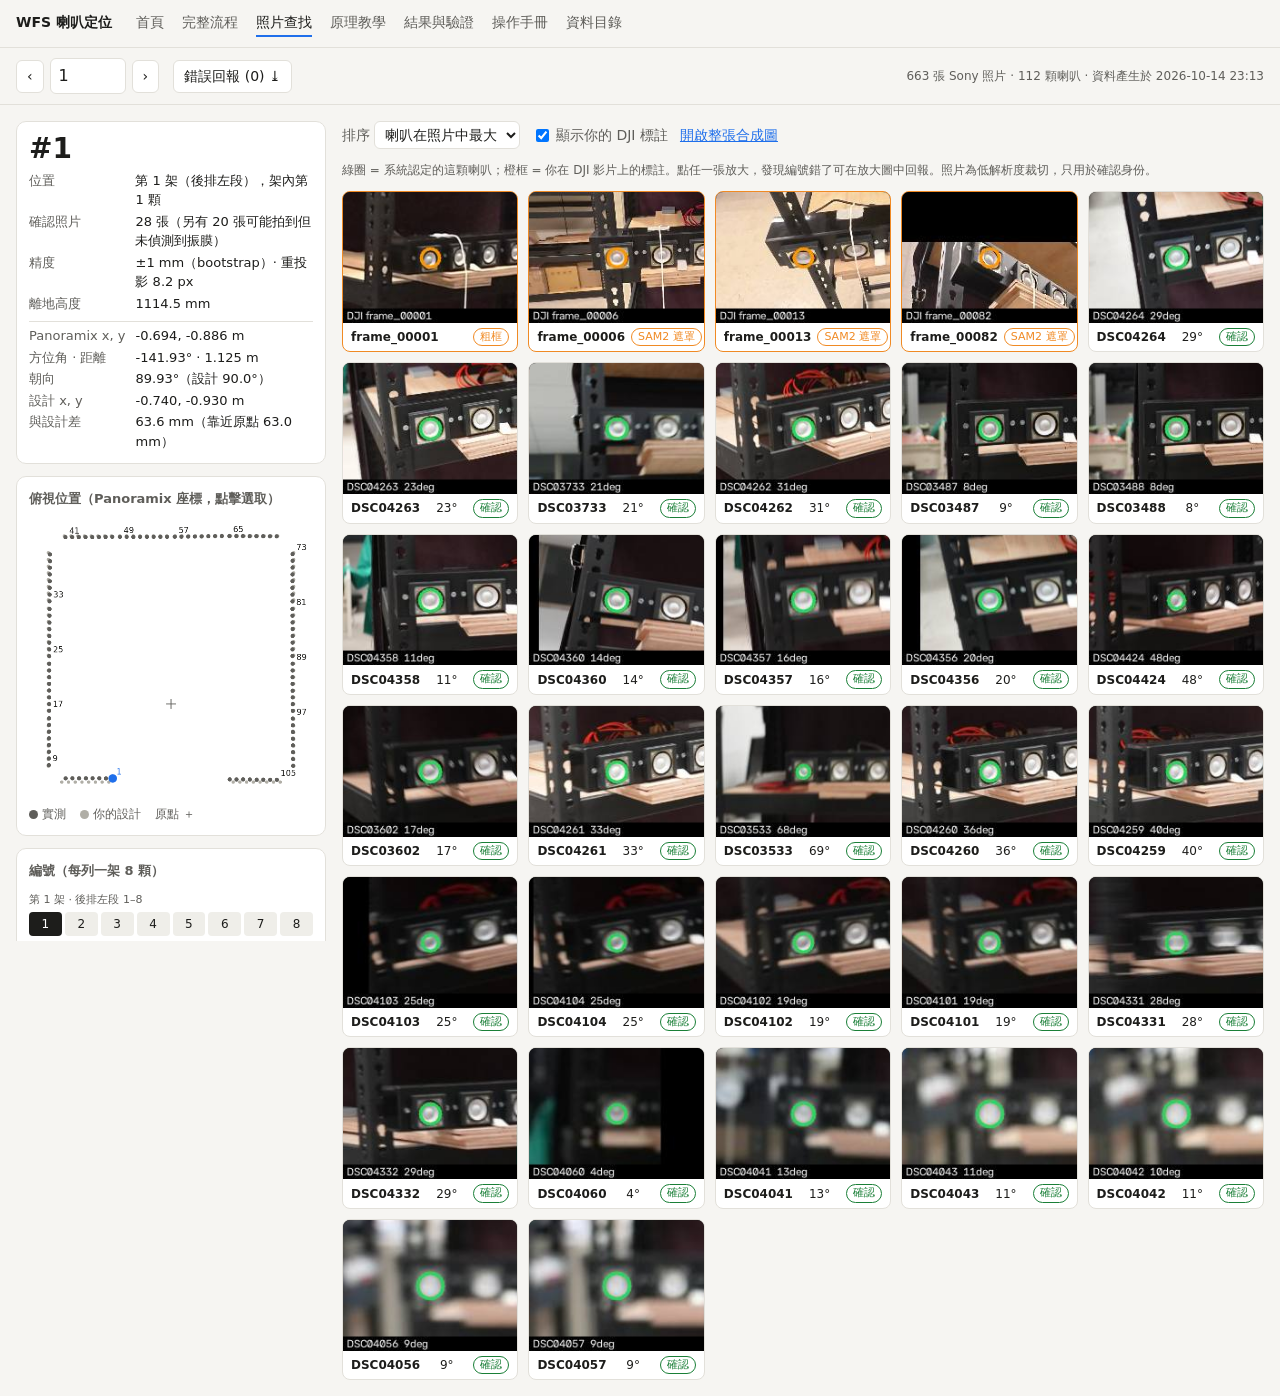
<file: docs/finder.html>
<!doctype html>
<html lang="zh-Hant">
<head>
<meta charset="utf-8">
<meta name="viewport" content="width=device-width, initial-scale=1">
<title>喇叭照片查找</title>
<link rel="stylesheet" href="site.css">
<style>
body { font-size: 14px; line-height: 1.5; }
header { position: sticky; top: 0; z-index: 5; background: var(--bg); border-bottom: 1px solid var(--line); padding: 10px 16px; }
.top { display: flex; gap: 10px 14px; align-items: center; flex-wrap: wrap; }
.search { display: flex; gap: 6px; align-items: center; }
.search input { width: 76px; font: inherit; font-size: 16px; padding: 5px 8px; border: 1px solid var(--line); border-radius: 6px; background: var(--panel); color: var(--ink); }
button { font: inherit; padding: 5px 10px; border: 1px solid var(--line); border-radius: 6px; background: var(--panel); color: var(--ink); cursor: pointer; }
button:hover { border-color: var(--muted); }
.meta { color: var(--muted); font-size: 12px; margin-left: auto; }
main { display: grid; grid-template-columns: 310px minmax(0, 1fr); gap: 16px; padding: 16px; max-width: 1600px; margin: 0 auto; }
@media (max-width: 820px) { main { grid-template-columns: 1fr; padding: 12px 16px; } .meta { margin-left: 0; width: 100%; } }
.panel { background: var(--panel); border: 1px solid var(--line); border-radius: 10px; padding: 12px; }
.side { display: flex; flex-direction: column; gap: 12px; align-self: start; position: sticky; top: 64px; max-height: calc(100vh - 80px); overflow-y: auto; }
@media (max-width: 820px) { .side { position: static; max-height: none; overflow: visible; } }
.panel h2 { font-size: 13px; margin: 0 0 8px; color: var(--muted); font-weight: 600; }
#map { width: 100%; aspect-ratio: 1; display: block; cursor: pointer; }
.legend { display: flex; gap: 14px; font-size: 12px; color: var(--muted); margin-top: 4px; }
.legend i { display: inline-block; width: 9px; height: 9px; border-radius: 50%; margin-right: 4px; vertical-align: -1px; }
.bars { display: grid; grid-template-columns: repeat(8, 1fr); gap: 3px; }
.bars .lab { grid-column: 1 / -1; font-size: 11px; color: var(--muted); margin-top: 4px; }
.chip { font-size: 12px; padding: 3px 0; text-align: center; border-radius: 4px; background: var(--chip); cursor: pointer; font-variant-numeric: tabular-nums; }
.chip.sel { background: var(--sel); color: var(--selink); }
.big { font-size: 28px; font-weight: 700; line-height: 1.1; margin-bottom: 6px; }
.info { display: grid; grid-template-columns: auto 1fr; gap: 2px 10px; font-size: 13px; margin: 0; }
.info dt { color: var(--muted); }
.info dd { margin: 0; font-variant-numeric: tabular-nums; }
.info .sep { grid-column: 1 / -1; border-top: 1px solid var(--line); margin: 6px 0 2px; }
.toolbar { display: flex; gap: 8px 12px; align-items: center; flex-wrap: wrap; margin-bottom: 12px; }
.toolbar label { display: flex; gap: 4px; align-items: center; color: var(--muted); }
.toolbar select { font: inherit; padding: 4px 6px; border-radius: 6px; border: 1px solid var(--line); background: var(--panel); color: var(--ink); }
.grid { display: grid; grid-template-columns: repeat(auto-fill, minmax(176px, 1fr)); gap: 10px; }
.card { background: var(--panel); border: 1px solid var(--line); border-radius: 8px; overflow: hidden; cursor: zoom-in; }
.card.dji { border-color: #f08a24; }
.card.flag { outline: 2px solid #e5484d; }
.card canvas { width: 100%; aspect-ratio: 4 / 3; display: block; background: #000; }
.cap { padding: 5px 8px; font-size: 12px; display: flex; justify-content: space-between; gap: 6px; align-items: center; }
.tag { font-size: 11px; padding: 0 6px; border-radius: 10px; border: 1px solid currentColor; white-space: nowrap; }
.tag.ok { color: var(--ok); } .tag.maybe { color: var(--warn); } .tag.dji { color: #f08a24; } .tag.bad { color: #e5484d; }
.hint { font-size: 12px; color: var(--muted); margin: 0 0 12px; }
#lb { position: fixed; inset: 0; background: rgba(0,0,0,.88); display: none; z-index: 20; flex-direction: column; }
#lb.on { display: flex; }
#lb .bar { display: flex; gap: 8px 12px; align-items: center; padding: 10px 16px; color: #eee; flex-wrap: wrap; }
#lb .bar .sp { flex: 1; }
#lb .bar button { background: #2a2a28; color: #eee; border-color: #555; }
#lb .stage { flex: 1; display: flex; align-items: center; justify-content: center; padding: 0 16px 16px; min-height: 0; }
#lb canvas { max-width: 100%; max-height: 100%; width: 768px; aspect-ratio: 4 / 3; image-rendering: auto; }
</style>
</head>
<body>
<nav class="sitenav"><a class="brand" href="index.html">WFS 喇叭定位</a><a href="index.html">首頁</a><a href="workflow.html">完整流程</a><a class="on" href="finder.html">照片查找</a><a href="learn.html">原理教學</a><a href="results.html">結果與驗證</a><a href="manual.html">操作手冊</a><a href="catalog.html">資料目錄</a></nav>
<header>
  <div class="top">
    <div class="search">
      <button id="prev" aria-label="上一顆">‹</button>
      <input id="q" type="number" min="1" max="112" value="1" aria-label="喇叭編號">
      <button id="next" aria-label="下一顆">›</button>
    </div>
    <button id="fbBtn" title="下載你標記的錯誤，交給重建程式使用">錯誤回報 (<span id="fbN">0</span>) ⤓</button>
    <span class="meta" id="meta"></span>
  </div>
</header>
<main>
  <aside class="side">
    <div class="panel">
      <div class="big" id="title">#1</div>
      <dl class="info" id="info"></dl>
    </div>
    <div class="panel">
      <h2>俯視位置（Panoramix 座標，點擊選取）</h2>
      <canvas id="map" width="600" height="600"></canvas>
      <div class="legend"><span><i style="background:var(--muted)"></i>實測</span><span><i style="background:var(--design)"></i>你的設計</span><span>原點 ＋</span></div>
    </div>
    <div class="panel">
      <h2>編號（每列一架 8 顆）</h2>
      <div class="bars" id="bars"></div>
    </div>
  </aside>
  <section>
    <div class="toolbar">
      <label>排序
        <select id="sort">
          <option value="size">喇叭在照片中最大</option>
          <option value="angle">最正面</option>
          <option value="err">重投影誤差最小</option>
          <option value="name">檔名</option>
        </select>
      </label>
      <label><input type="checkbox" id="showDji" checked> 顯示你的 DJI 標註</label>
      <a id="sheetLink" target="_blank" rel="noopener">開啟整張合成圖</a>
    </div>
    <p class="hint">綠圈 = 系統認定的這顆喇叭；橙框 = 你在 DJI 影片上的標註。點任一張放大，發現編號錯了可在放大圖中回報。照片為低解析度裁切，只用於確認身份。</p>
    <div class="grid" id="grid"></div>
  </section>
</main>
<div id="lb" role="dialog" aria-modal="true">
  <div class="bar"><b id="lbTitle"></b><span id="lbInfo"></span><span class="sp"></span>
    <button id="lbWrong">編號不對</button><button id="lbNot">不是喇叭</button><button id="lbExclude">整張照片編號錯誤</button><button id="lbClose">關閉 (Esc)</button></div>
  <div class="stage"><canvas id="lbCanvas" width="768" height="576"></canvas></div>
</div>
<script src="data.js"></script>
<script>
const D = window.SITE_DATA, [TW, TH] = D.tile, COLS = D.cols;
const ids = Object.keys(D.speakers).map(Number).sort((a, b) => a - b);
const $ = id => document.getElementById(id);
const css = v => getComputedStyle(document.documentElement).getPropertyValue(v).trim();
const sheetUrl = id => `sheets/${String(id).padStart(3, "0")}.jpg`;
const sheets = new Map();
const loadSheet = id => {
  if (!sheets.has(id)) sheets.set(id, new Promise((res, rej) => { const im = new Image(); im.onload = () => res(im); im.onerror = rej; im.src = sheetUrl(id); }));
  return sheets.get(id);
};
const sideOf = b => b === 1 ? "後排左段" : b <= 5 ? "左側" : b <= 9 ? "前排" : b <= 13 ? "右側" : "後排右段";
let cur = 1;

$("meta").textContent = `${D.n_photos} 張 Sony 照片 · 112 顆喇叭 · 資料產生於 ${D.generated}`;

// bar chips
for (let b = 1; b <= 14; b++) {
  const lab = document.createElement("div"); lab.className = "lab";
  lab.textContent = `第 ${b} 架 · ${sideOf(b)} ${(b - 1) * 8 + 1}–${b * 8}`; $("bars").appendChild(lab);
  for (let i = 1; i <= 8; i++) {
    const id = (b - 1) * 8 + i, c = document.createElement("div");
    c.className = "chip"; c.textContent = id; c.dataset.id = id; c.title = `${D.speakers[id].n} 張確認照片`;
    c.onclick = () => select(id); $("bars").appendChild(c);
  }
}

// map in Panoramix coordinates (x right, y forward), measured vs design
const map = $("map"), mctx = map.getContext("2d");
const pts = ids.flatMap(i => [[D.speakers[i].pano.x, D.speakers[i].pano.y], [D.speakers[i].design.x, D.speakers[i].design.y]]).concat([[0, 0]]);
const bx = [Math.min(...pts.map(p => p[0])), Math.max(...pts.map(p => p[0]))], by = [Math.min(...pts.map(p => p[1])), Math.max(...pts.map(p => p[1]))];
const msc = 520 / Math.max(bx[1] - bx[0], by[1] - by[0]);
const toMap = (x, y) => [300 + (x - (bx[0] + bx[1]) / 2) * msc, 300 - (y - (by[0] + by[1]) / 2) * msc];
function drawMap() {
  mctx.clearRect(0, 0, 600, 600);
  const [ox, oy] = toMap(0, 0);
  mctx.strokeStyle = css("--muted"); mctx.lineWidth = 2;
  mctx.beginPath(); mctx.moveTo(ox - 10, oy); mctx.lineTo(ox + 10, oy); mctx.moveTo(ox, oy - 10); mctx.lineTo(ox, oy + 10); mctx.stroke();
  for (const i of ids) {
    const d = D.speakers[i].design, [x, y] = toMap(d.x, d.y);
    mctx.fillStyle = css("--design"); mctx.beginPath(); mctx.arc(x, y, 3.5, 0, 7); mctx.fill();
  }
  mctx.font = "17px system-ui";
  for (const i of ids) {
    const p = D.speakers[i].pano, [x, y] = toMap(p.x, p.y), s = i === cur;
    mctx.fillStyle = s ? css("--accent") : css("--muted");
    mctx.beginPath(); mctx.arc(x, y, s ? 9 : 4.5, 0, 7); mctx.fill();
    if (i % 8 === 1 || s) { mctx.fillStyle = s ? css("--accent") : css("--ink"); mctx.fillText(i, x + 8, y - 8); }
  }
}
map.onclick = e => {
  const r = map.getBoundingClientRect(), px = (e.clientX - r.left) * 600 / r.width, py = (e.clientY - r.top) * 600 / r.height;
  let best = 1, bd = 1e9;
  for (const i of ids) { const [x, y] = toMap(D.speakers[i].pano.x, D.speakers[i].pano.y), d = (x - px) ** 2 + (y - py) ** 2; if (d < bd) { bd = d; best = i; } }
  select(best);
};

// tiles are cut from the speaker's contact sheet
async function drawTile(cv, id, k) {
  const im = await loadSheet(id), ctx = cv.getContext("2d");
  ctx.drawImage(im, (k % COLS) * TW, Math.floor(k / COLS) * TH, TW, TH, 0, 0, cv.width, cv.height);
}

let io;
function renderGrid() {
  const s = D.speakers[cur], key = $("sort").value;
  let list = s.items.map((it, k) => ({ it, k })).filter(o => o.it.k === "sony" || $("showDji").checked);
  const cmp = { size: () => 0, angle: (a, b) => a.it.a - b.it.a, err: (a, b) => (a.it.e ?? 99) - (b.it.e ?? 99), name: (a, b) => a.it.f.localeCompare(b.it.f) }[key];
  list.sort((a, b) => (a.it.k === "dji" ? 0 : 1) - (b.it.k === "dji" ? 0 : 1) || cmp(a, b) || a.k - b.k);
  $("grid").innerHTML = "";
  if (io) io.disconnect();
  io = new IntersectionObserver(es => es.forEach(e => { if (e.isIntersecting) { io.unobserve(e.target); drawTile(e.target, cur, e.target._k).catch(() => {}); } }), { rootMargin: "400px" });
  for (const { it, k } of list) {
    const card = document.createElement("div"), flagged = it.k === "sony" && fbOf(it.f).length;
    card.className = "card" + (it.k === "dji" ? " dji" : "") + (flagged ? " flag" : "");
    const cv = document.createElement("canvas"); cv.width = TW; cv.height = TH; cv._k = k;
    const cap = document.createElement("div"); cap.className = "cap";
    cap.innerHTML = it.k === "dji"
      ? `<b>${it.f.replace(".jpg", "")}</b><span class="tag dji">${it.src === "sam2_mask" ? "SAM2 遮罩" : "粗框"}</span>`
      : `<b>${it.f.replace(".JPG", "")}</b><span>${Math.round(it.a)}°</span>` + (flagged ? `<span class="tag bad">已回報</span>` : it.b ? `<span class="tag maybe">模糊</span>` : `<span class="tag ok">確認</span>`);
    card.append(cv, cap); card.onclick = () => openLB(it, k); $("grid").appendChild(card); io.observe(cv);
  }
}

function renderInfo() {
  const s = D.speakers[cur], p = s.pano, d = s.design;
  $("title").textContent = `#${cur}`;
  $("info").innerHTML =
    `<dt>位置</dt><dd>第 ${s.bar} 架（${sideOf(s.bar)}），架內第 ${(cur - 1) % 8 + 1} 顆</dd>` +
    `<dt>確認照片</dt><dd>${s.n} 張${s.maybe ? `（另有 ${s.maybe} 張可能拍到但未偵測到振膜）` : ""}</dd>` +
    `<dt>精度</dt><dd>±${s.sd_mm ?? "–"} mm（bootstrap）· 重投影 ${s.reproj ?? "–"} px</dd>` +
    `<dt>離地高度</dt><dd>${s.xyz_mm[2].toFixed(1)} mm</dd>` +
    `<div class="sep"></div>` +
    `<dt>Panoramix x, y</dt><dd>${p.x.toFixed(3)}, ${p.y.toFixed(3)} m</dd>` +
    `<dt>方位角 · 距離</dt><dd>${p.az.toFixed(2)}° · ${p.d.toFixed(3)} m</dd>` +
    `<dt>朝向</dt><dd>${p.dir.toFixed(2)}°（設計 ${p.dir_design.toFixed(1)}°）</dd>` +
    `<dt>設計 x, y</dt><dd>${d.x.toFixed(3)}, ${d.y.toFixed(3)} m</dd>` +
    `<dt>與設計差</dt><dd>${d.dev.toFixed(1)} mm（${d.radial >= 0 ? "遠離" : "靠近"}原點 ${Math.abs(d.radial).toFixed(1)} mm）</dd>`;
  document.querySelectorAll(".chip").forEach(c => c.classList.toggle("sel", +c.dataset.id === cur));
  $("sheetLink").href = sheetUrl(cur);
}

function select(id) {
  cur = Math.min(112, Math.max(1, id | 0)); $("q").value = cur;
  try { localStorage.setItem("wfsFinder.cur", cur); } catch (e) {}
  history.replaceState(null, "", "#" + cur);
  renderInfo(); drawMap(); renderGrid();
}

// feedback, kept in this browser and downloaded as speaker_corrections.json for the rebuild
const FB_KEY = "wfsFinder.corrections";
let fb = [];
try { fb = JSON.parse(localStorage.getItem(FB_KEY) || "[]"); } catch (e) {}
const fbOf = f => fb.filter(c => c.photo === f);
function saveFb() { try { localStorage.setItem(FB_KEY, JSON.stringify(fb)); } catch (e) {} $("fbN").textContent = fb.length; }
saveFb();
$("fbBtn").onclick = () => {
  if (!fb.length) { alert("還沒有回報。點任一張照片放大，發現編號錯了按「編號不對」。"); return; }
  const a = document.createElement("a");
  a.href = URL.createObjectURL(new Blob([JSON.stringify({ corrections: fb }, null, 1)], { type: "application/json" }));
  a.download = "speaker_corrections.json"; a.click();
};
function addFix(correct) {
  const it = lbItem;
  fb = fb.filter(c => !(c.photo === it.f && c.shown_id === cur));
  fb.push({ photo: it.f, shown_id: cur, correct_id: correct, x_px: it.px[0], y_px: it.px[1], time: new Date().toISOString() });
  saveFb(); closeLB(); renderGrid();
}
$("lbWrong").onclick = () => {
  const ans = prompt(`這張照片中綠圈標成 #${cur}。它實際是幾號？（1–112）`, "");
  if (ans === null || ans.trim() === "") return;
  const v = parseInt(ans, 10);
  if (isNaN(v) || v < 1 || v > 112) { alert("請輸入 1–112"); return; }
  addFix(v);
};
$("lbNot").onclick = () => { if (confirm("綠圈裡不是喇叭振膜？")) addFix(0); };
$("lbExclude").onclick = () => {
  if (!confirm(`標記 ${lbItem.f} 整張照片的編號都錯了？重建時會排除這張。`)) return;
  fb = fb.filter(c => !(c.photo === lbItem.f && c.exclude));
  fb.push({ photo: lbItem.f, exclude: true, time: new Date().toISOString() });
  saveFb(); closeLB(); renderGrid();
};

// lightbox: the tile enlarged
const lb = $("lb");
let lbItem = null;
async function openLB(it, k) {
  lbItem = it; lb.classList.add("on");
  $("lbTitle").textContent = `#${cur} · ${it.f}`;
  $("lbInfo").textContent = it.k === "dji" ? "你的 DJI 標註" : `視角 ${Math.round(it.a)}°` + (it.e != null ? ` · 重投影 ${it.e} px` : "") + (fbOf(it.f).length ? " · 已回報" : "");
  for (const b of ["lbWrong", "lbNot", "lbExclude"]) $(b).style.display = it.k === "dji" ? "none" : "";
  await drawTile($("lbCanvas"), cur, k);
}
const closeLB = () => lb.classList.remove("on");
$("lbClose").onclick = closeLB;
lb.onclick = e => { if (e.target === lb || e.target.classList.contains("stage")) closeLB(); };

$("q").onchange = e => select(+e.target.value);
$("prev").onclick = () => select(cur - 1);
$("next").onclick = () => select(cur + 1);
$("sort").onchange = renderGrid;
$("showDji").onchange = renderGrid;
document.addEventListener("keydown", e => {
  if (e.key === "Escape") closeLB();
  if (e.target.tagName === "INPUT" || lb.classList.contains("on")) return;
  if (e.key === "ArrowRight") select(cur + 1);
  if (e.key === "ArrowLeft") select(cur - 1);
});
matchMedia("(prefers-color-scheme: dark)").addEventListener("change", drawMap);

let start = +location.hash.slice(1);
if (!start) { try { start = +localStorage.getItem("wfsFinder.cur"); } catch (e) {} }
select(start || 1);
</script>
</body>
</html>
</file>
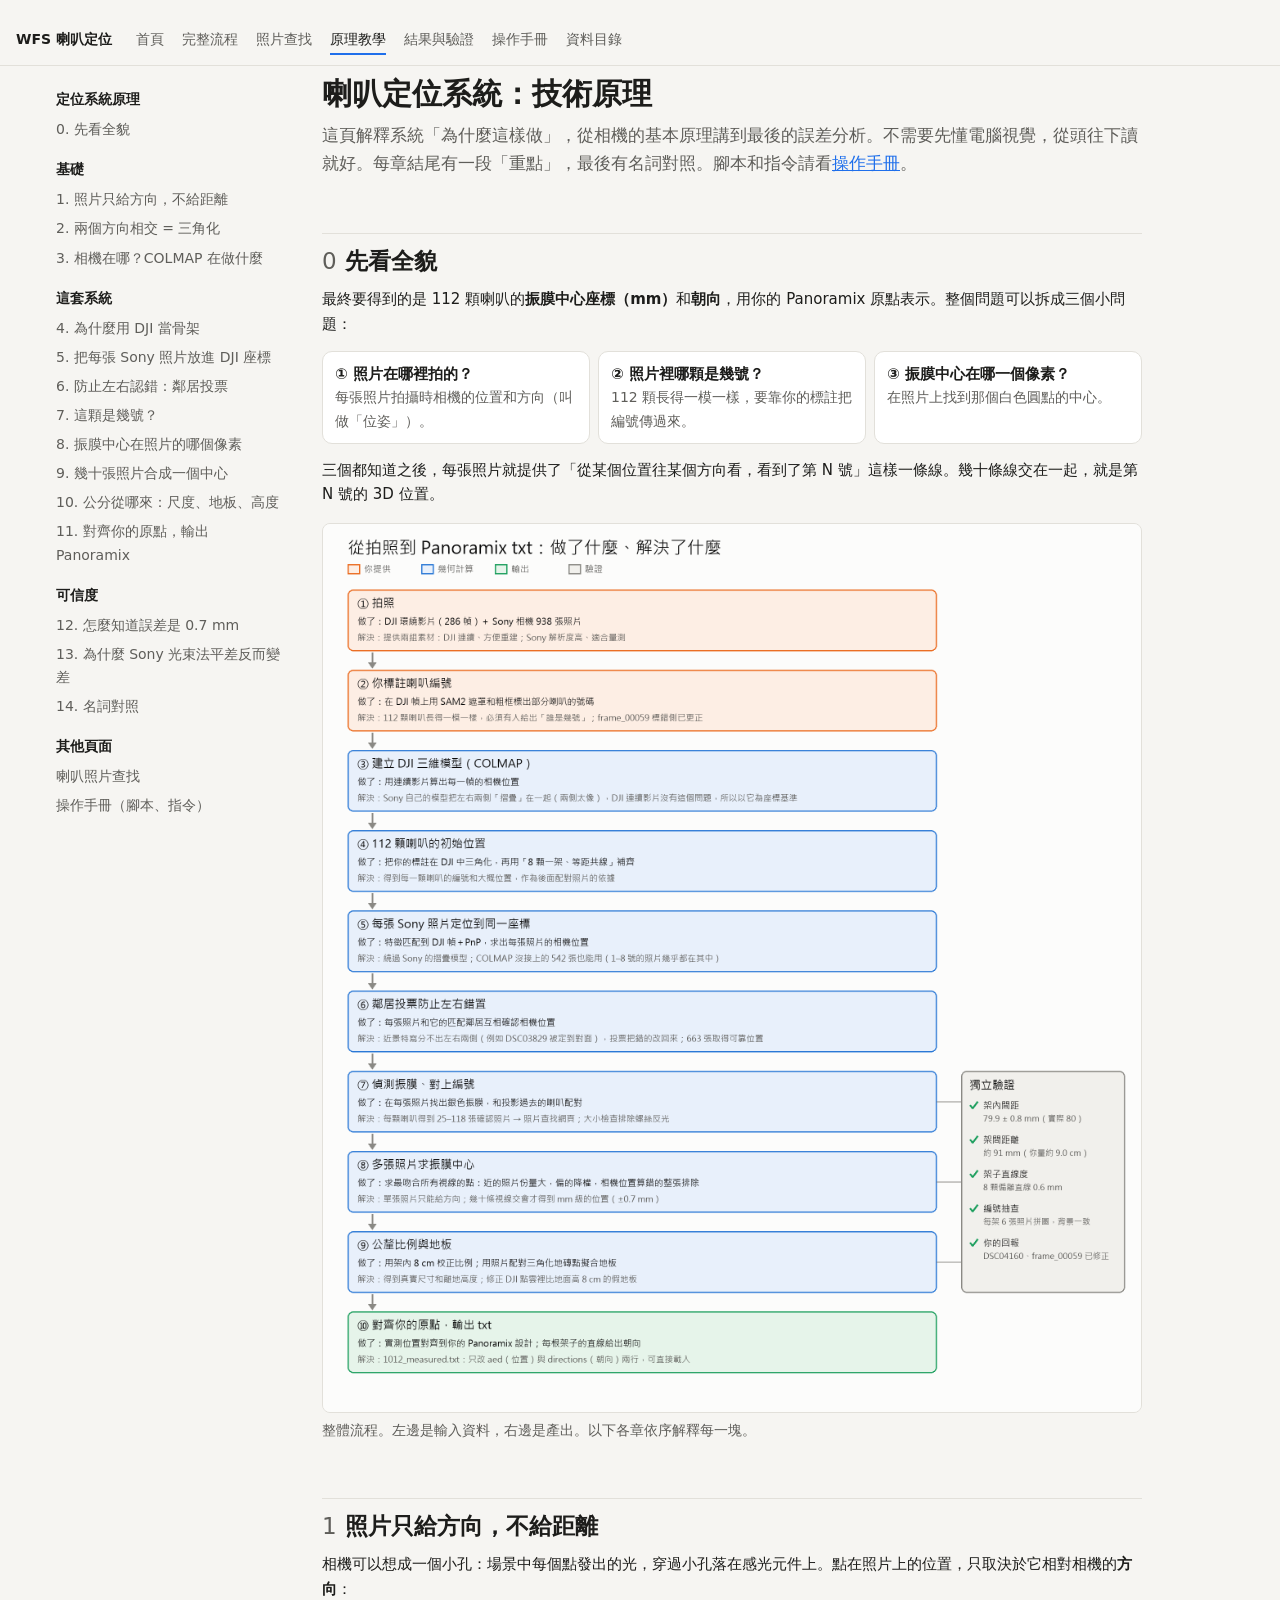
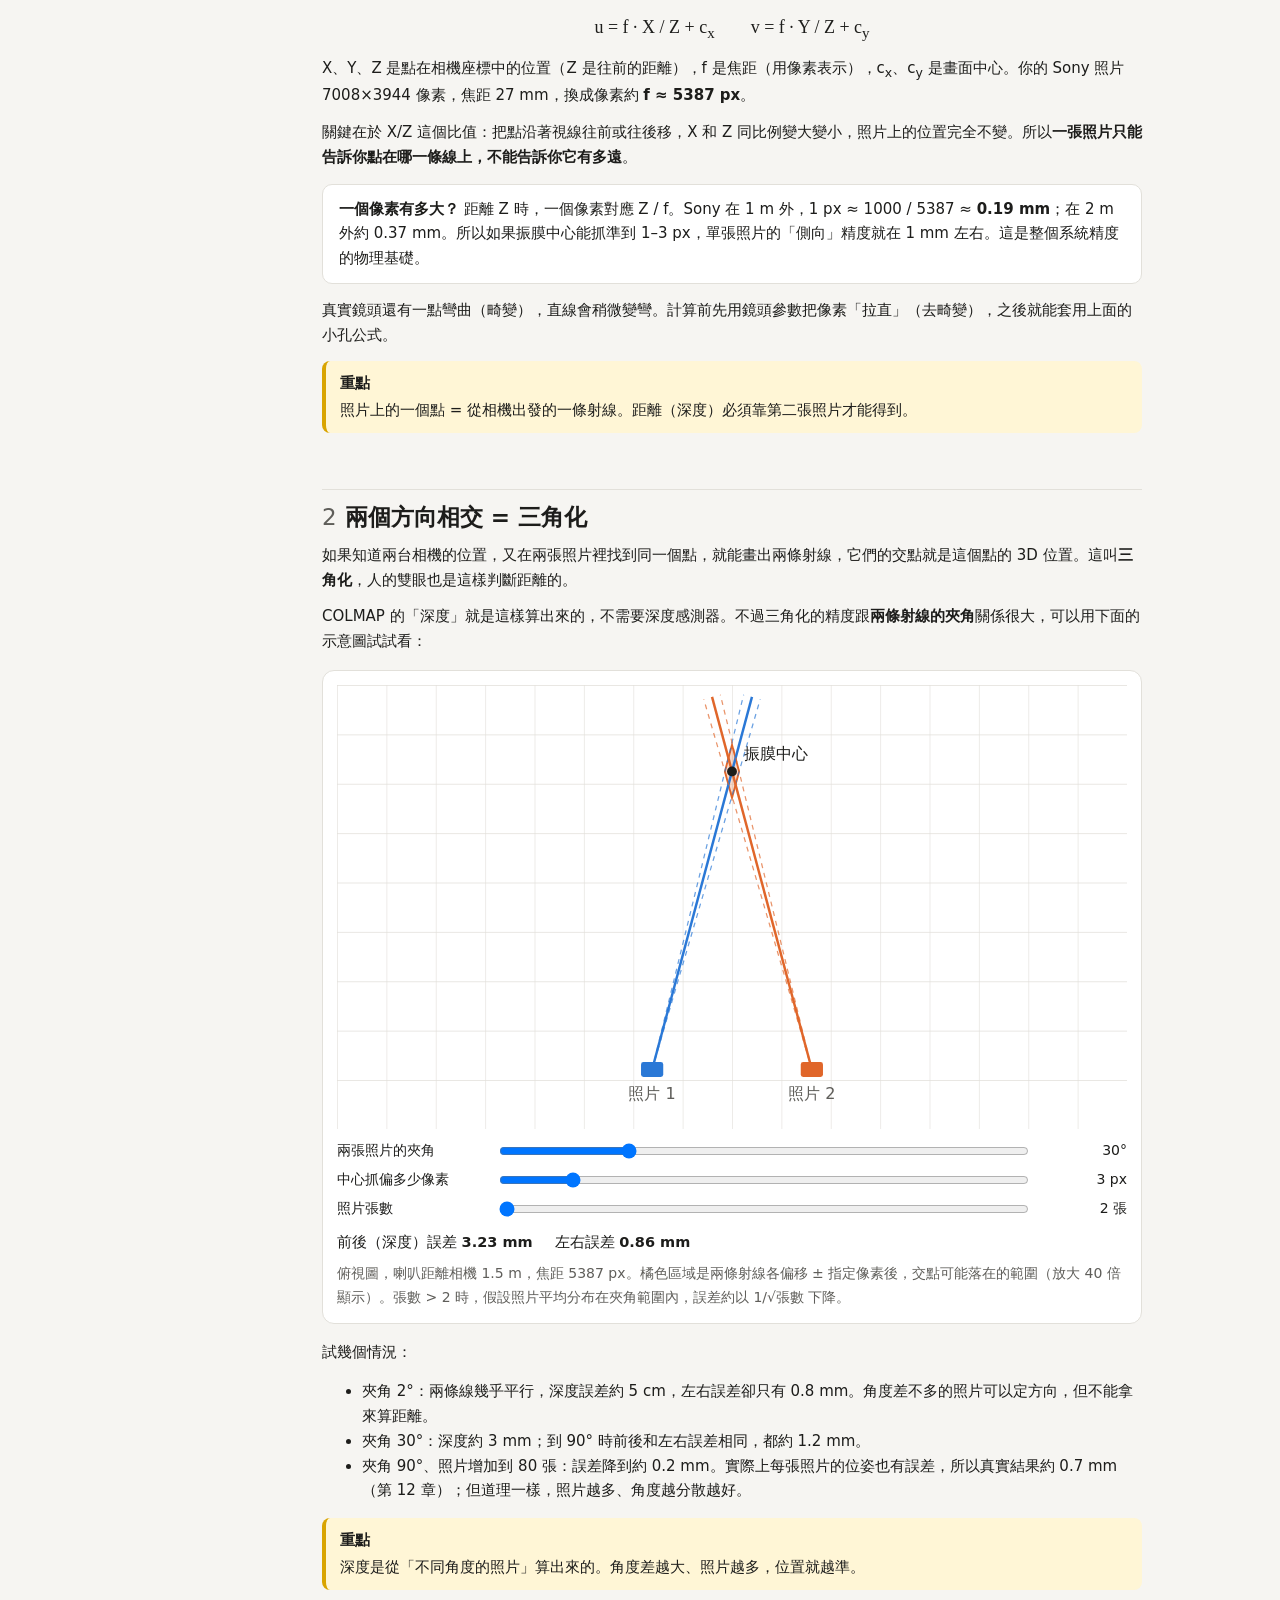
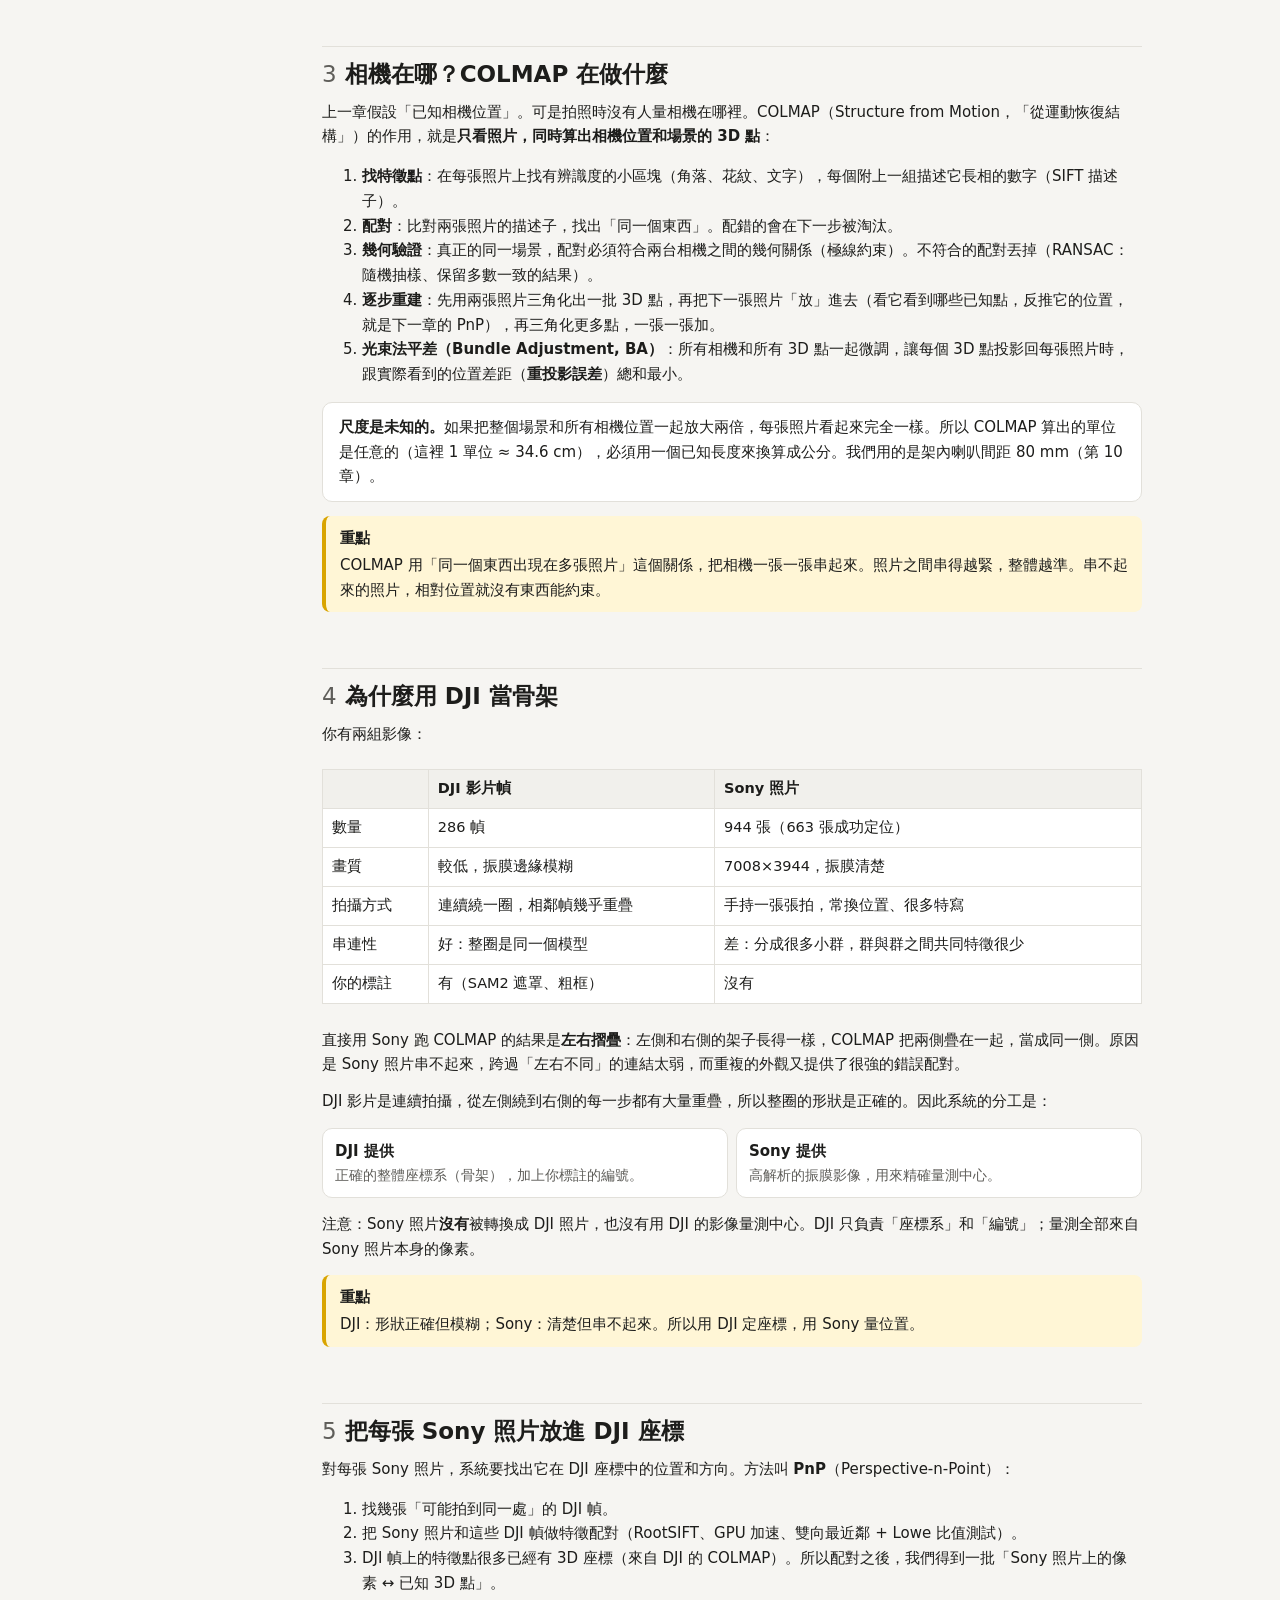
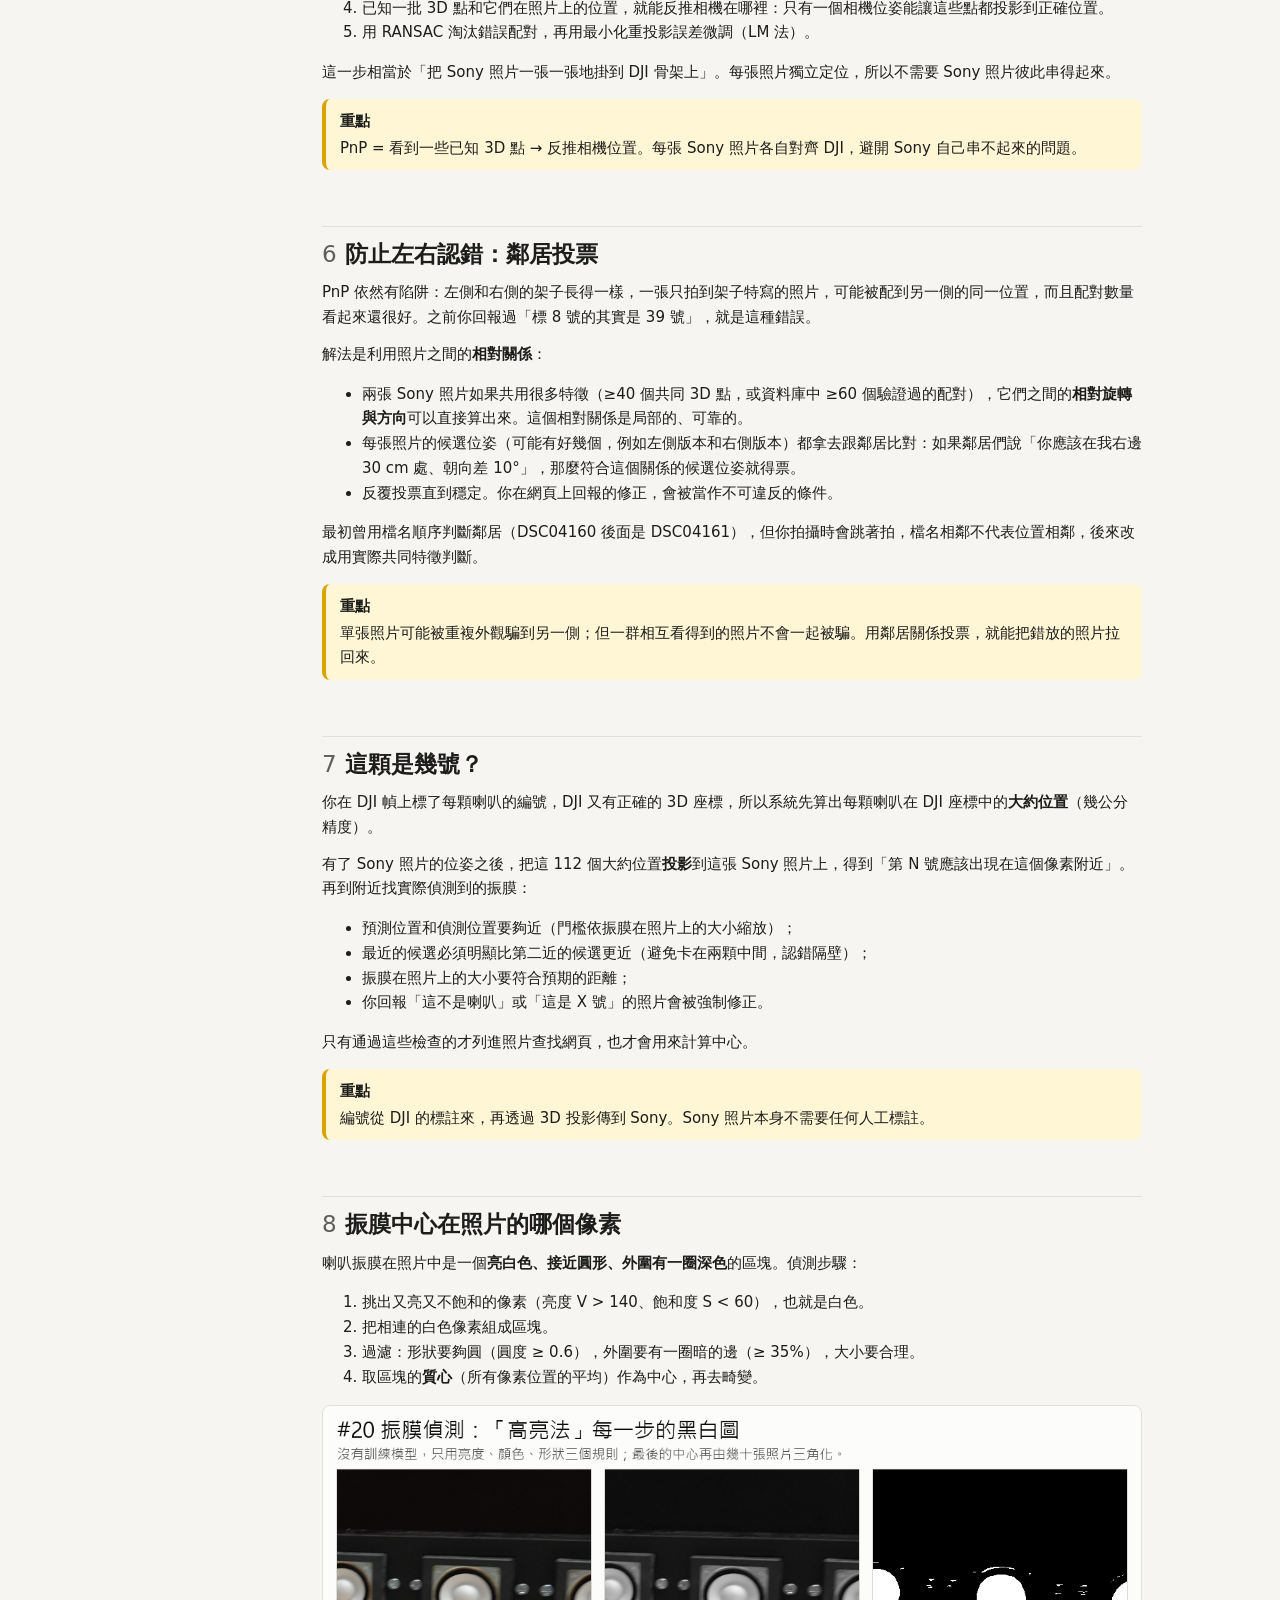
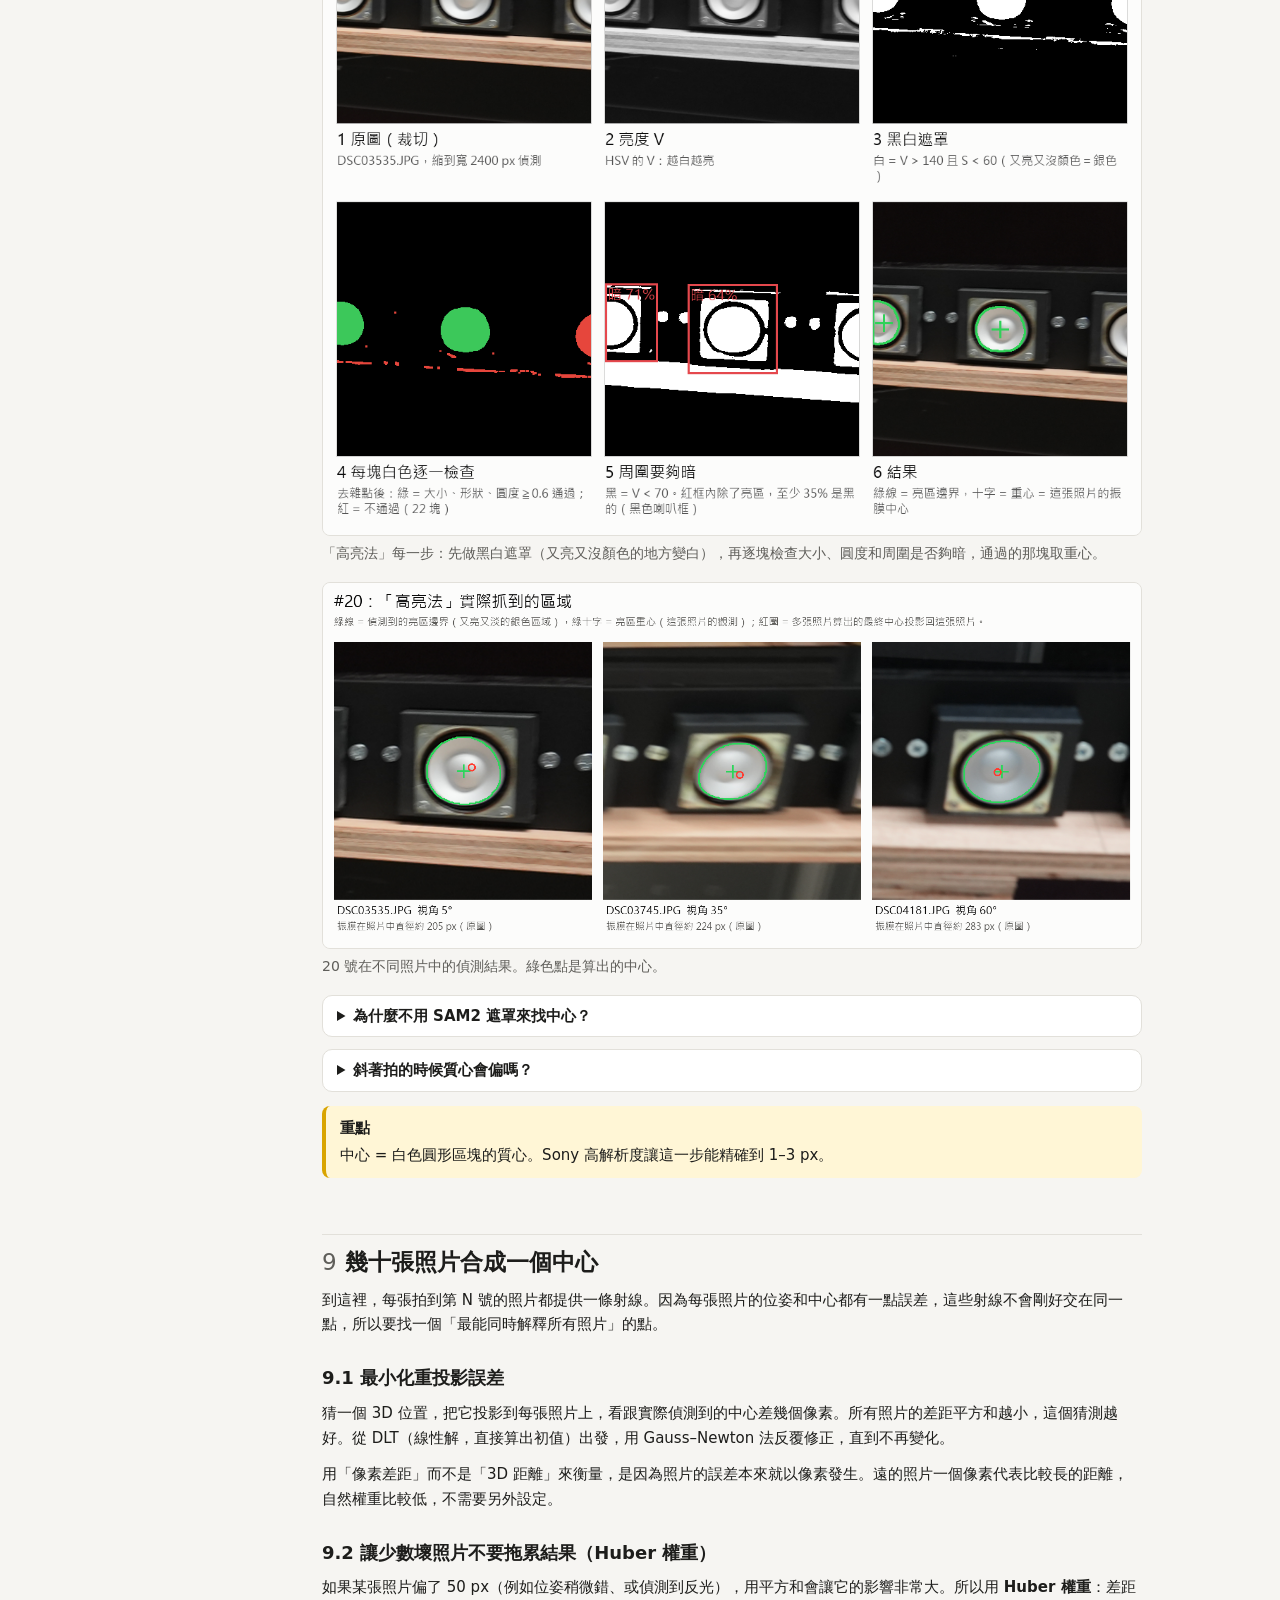
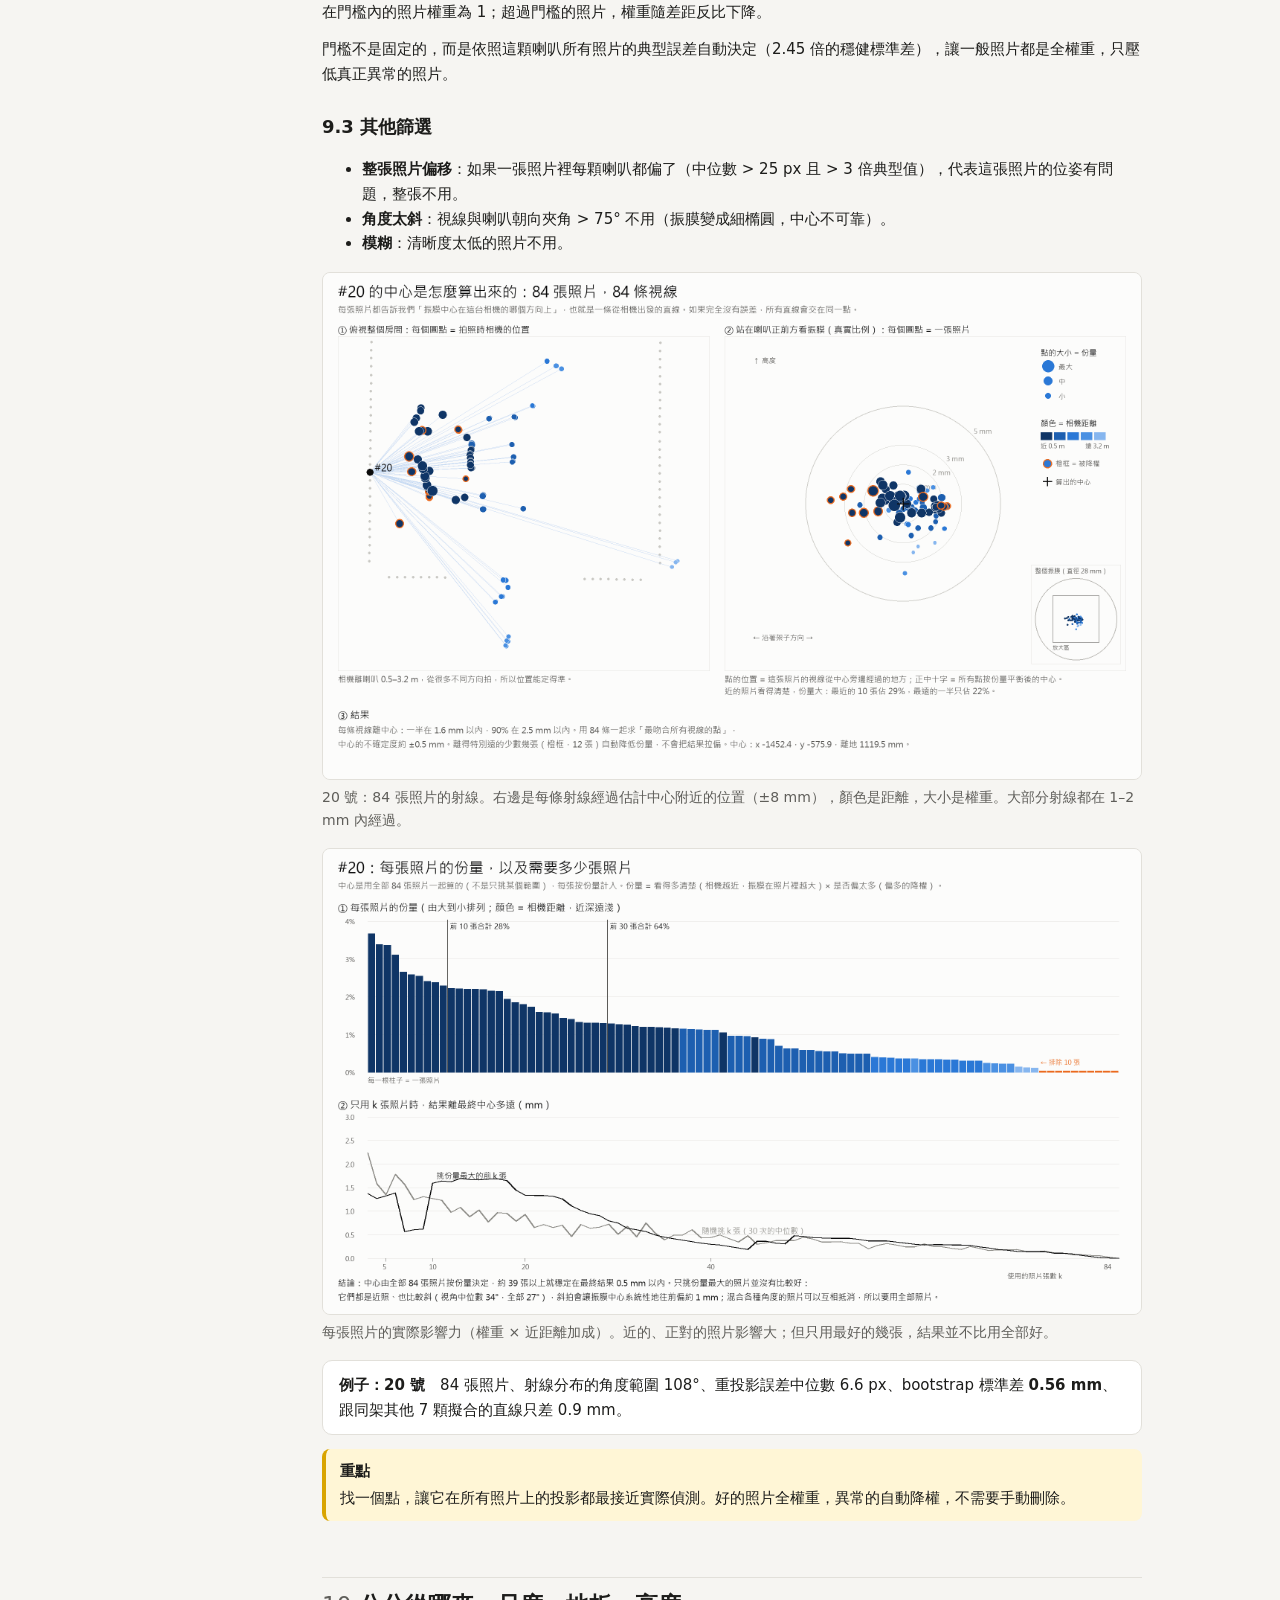
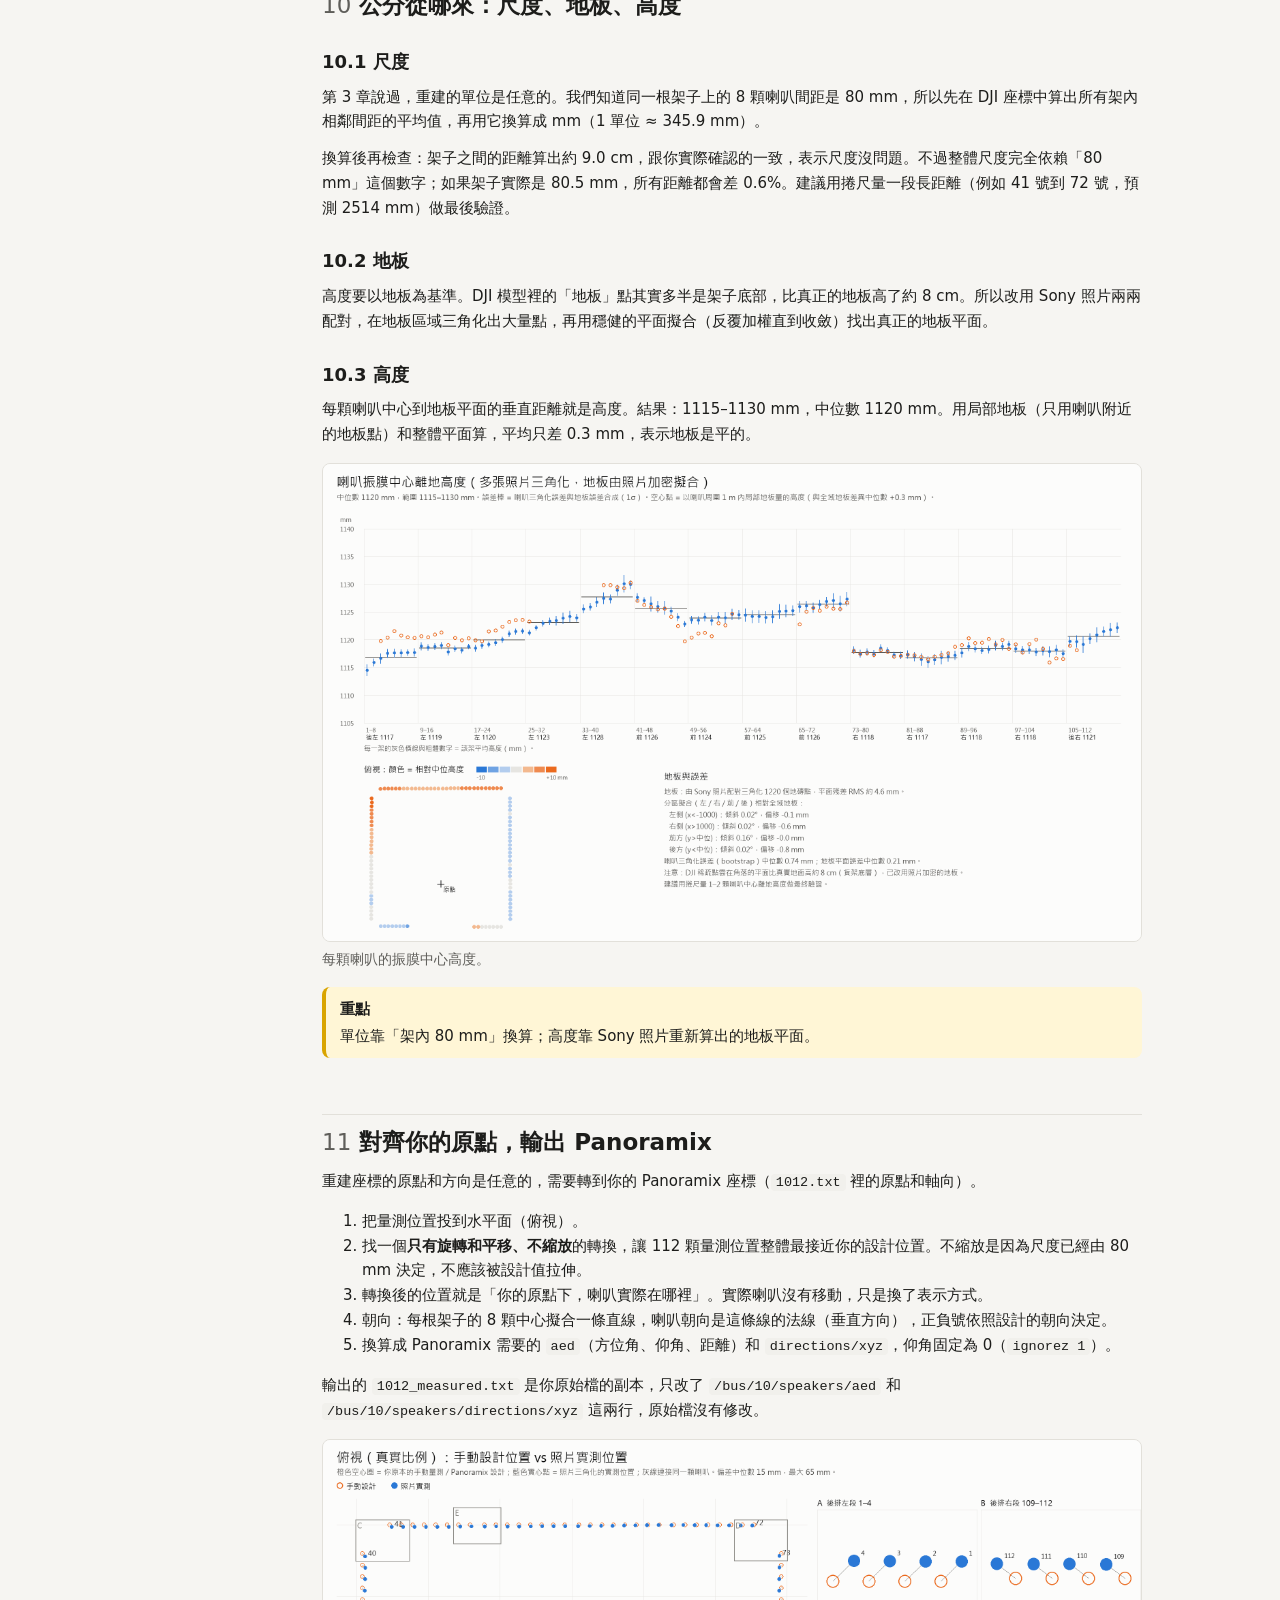
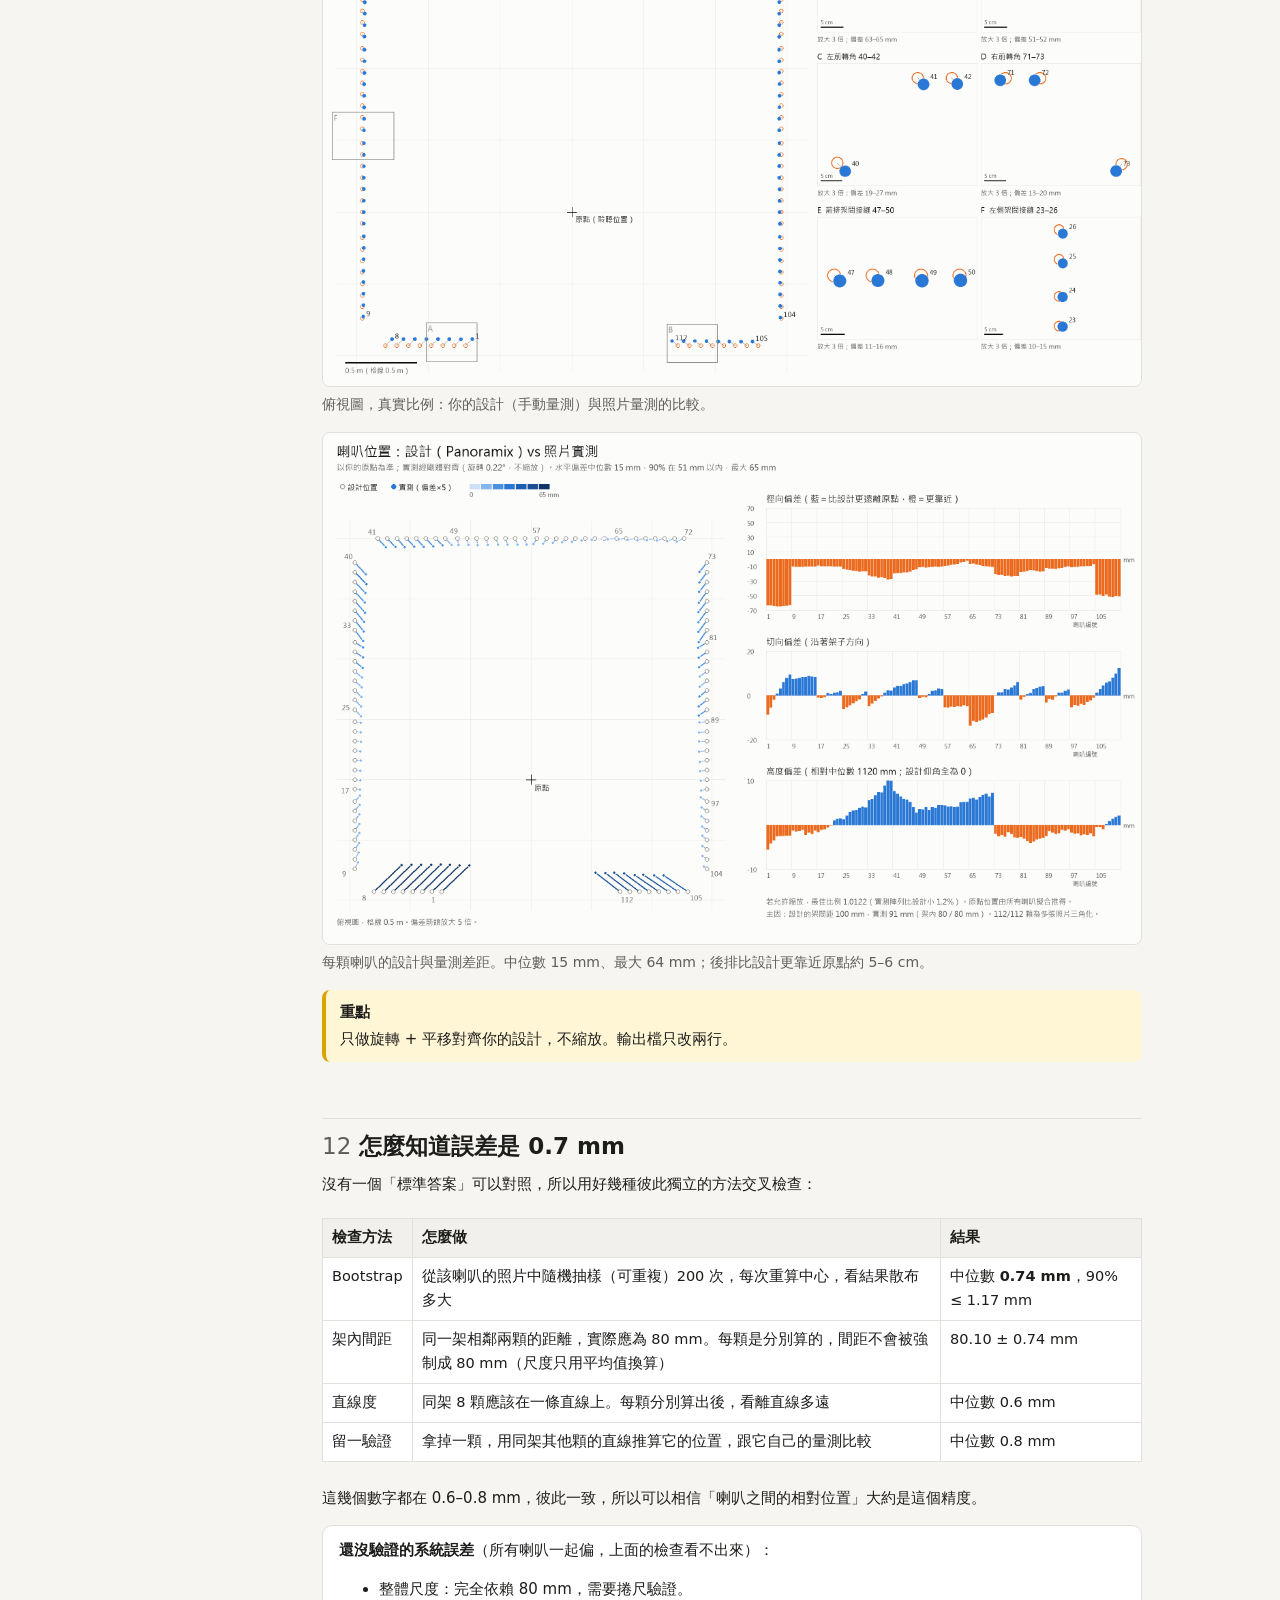
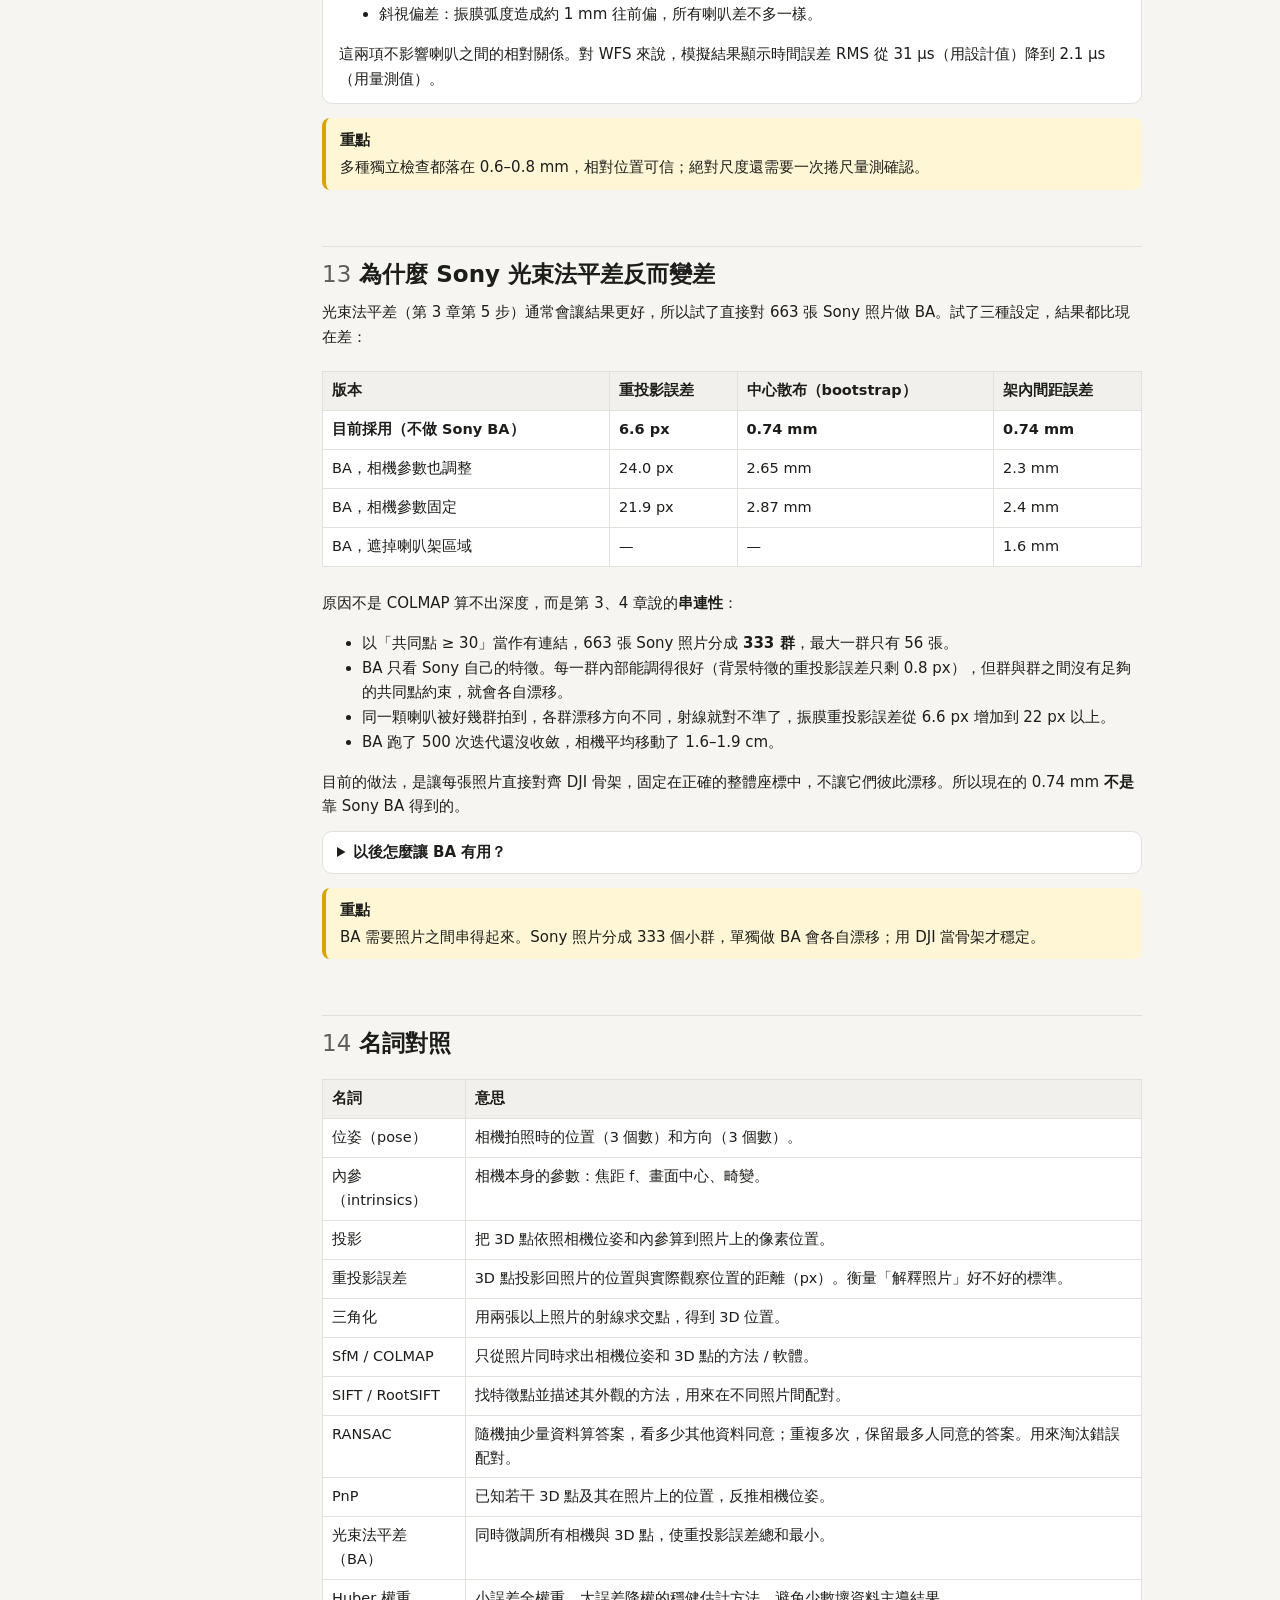
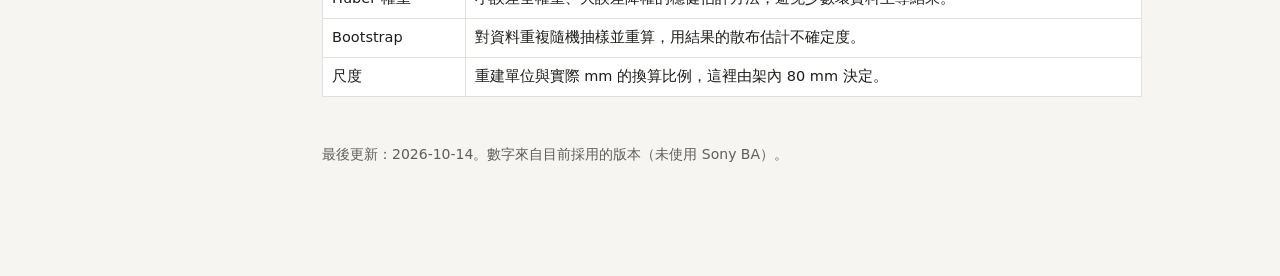
<file: docs/learn.html>
<!doctype html>
<html lang="zh-Hant">
<head>
<meta charset="utf-8">
<meta name="viewport" content="width=device-width, initial-scale=1">
<title>定位系統原理</title>
<style>
:root {
  --bg: #f6f5f2; --panel: #ffffff; --ink: #1d1d1b; --muted: #5f5e5a; --line: #e2e0da;
  --accent: #1f6feb; --code: #f1f0ec; --key: #fff6d6; --key-edge: #d9a400;
  --ray-a: #2a78d6; --ray-b: #e0662a; --ok: #1a9e5c; --bad: #c8372d;
}
@media (prefers-color-scheme: dark) {
  :root:not([data-theme="light"]) {
    --bg: #151514; --panel: #1f1f1d; --ink: #ecebe7; --muted: #a3a29c; --line: #33322f; --accent: #5aa2ff;
    --code: #2a2a27; --key: #332c17; --key-edge: #c79a1a; --ray-a: #5aa2ff; --ray-b: #ff8a50;
  }
}
:root[data-theme="dark"] {
  --bg: #151514; --panel: #1f1f1d; --ink: #ecebe7; --muted: #a3a29c; --line: #33322f; --accent: #5aa2ff;
  --code: #2a2a27; --key: #332c17; --key-edge: #c79a1a; --ray-a: #5aa2ff; --ray-b: #ff8a50;
}
* { box-sizing: border-box; }
body { margin: 0; background: var(--bg); color: var(--ink); font: 16px/1.75 system-ui, "Noto Sans TC", "Microsoft JhengHei", sans-serif; }
.wrap { display: grid; grid-template-columns: 230px minmax(0, 1fr); gap: 36px; max-width: 1200px; margin: 0 auto; padding: 24px 16px 100px; }
@media (max-width: 860px) { .wrap { grid-template-columns: 1fr; } nav { position: static !important; max-height: none !important; } }
nav { position: sticky; top: 16px; align-self: start; font-size: 14px; max-height: calc(100vh - 32px); overflow-y: auto; }
nav a { display: block; color: var(--muted); text-decoration: none; padding: 3px 0; }
nav a:hover { color: var(--accent); }
nav .h { font-weight: 650; color: var(--ink); margin: 14px 0 4px; }
main { min-width: 0; max-width: 820px; }
h1 { font-size: 30px; margin: 0 0 6px; line-height: 1.3; }
h2 { font-size: 23px; margin: 56px 0 10px; padding-top: 12px; border-top: 1px solid var(--line); line-height: 1.35; }
h2 .n { color: var(--muted); font-weight: 500; margin-right: 8px; }
h3 { font-size: 18px; margin: 26px 0 6px; }
p { margin: 8px 0 12px; }
a { color: var(--accent); }
.lead { color: var(--muted); font-size: 17px; }
code { font-family: Consolas, "Cascadia Mono", monospace; font-size: 14px; background: var(--code); padding: 1px 5px; border-radius: 4px; }
.key { background: var(--key); border-left: 4px solid var(--key-edge); border-radius: 8px; padding: 10px 14px; margin: 14px 0; }
.key b:first-child { display: block; margin-bottom: 2px; }
.box { background: var(--panel); border: 1px solid var(--line); border-radius: 10px; padding: 12px 16px; margin: 14px 0; }
.math { font-family: "Cambria Math", Cambria, "Times New Roman", serif; font-size: 18px; text-align: center; margin: 10px 0; }
table { border-collapse: collapse; width: 100%; margin: 10px 0 16px; font-size: 14.5px; background: var(--panel); }
th, td { border: 1px solid var(--line); padding: 7px 9px; text-align: left; vertical-align: top; }
th { background: var(--code); font-weight: 600; }
.tw { overflow-x: auto; }
figure { margin: 16px 0; }
figure img { max-width: 100%; border: 1px solid var(--line); border-radius: 8px; background: #fff; display: block; }
figcaption { color: var(--muted); font-size: 14px; margin-top: 6px; }
details { background: var(--panel); border: 1px solid var(--line); border-radius: 10px; padding: 8px 14px; margin: 12px 0; }
details summary { cursor: pointer; font-weight: 600; }
details[open] summary { margin-bottom: 6px; }
.q { color: var(--muted); font-size: 14px; font-weight: 600; letter-spacing: .03em; margin-top: 18px; }
.flow { display: grid; grid-template-columns: repeat(auto-fit, minmax(150px, 1fr)); gap: 8px; margin: 14px 0; }
.flow div { background: var(--panel); border: 1px solid var(--line); border-radius: 10px; padding: 10px 12px; font-size: 14px; }
.flow div b { display: block; font-size: 15px; }
.flow div span { color: var(--muted); }
.demo { background: var(--panel); border: 1px solid var(--line); border-radius: 12px; padding: 14px; margin: 16px 0; }
.demo svg { width: 100%; height: auto; display: block; }
.ctl { display: grid; grid-template-columns: 150px 1fr 90px; gap: 6px 10px; align-items: center; font-size: 14px; margin-top: 10px; }
.ctl input { width: 100%; }
.ctl output { font-variant-numeric: tabular-nums; text-align: right; }
.readout { display: flex; flex-wrap: wrap; gap: 8px 22px; margin-top: 10px; font-size: 14.5px; }
.readout b { font-variant-numeric: tabular-nums; }
.top { display: flex; justify-content: space-between; align-items: center; gap: 10px; flex-wrap: wrap; font-size: 14px; }
</style>
<link rel="stylesheet" href="site.css">
</head>
<body>
<nav class="sitenav"><a class="brand" href="index.html">WFS 喇叭定位</a><a href="index.html">首頁</a><a href="workflow.html">完整流程</a><a href="finder.html">照片查找</a><a class="on" href="learn.html">原理教學</a><a href="results.html">結果與驗證</a><a href="manual.html">操作手冊</a><a href="catalog.html">資料目錄</a></nav>
<div class="wrap">
<nav>
  <div class="h">定位系統原理</div>
  <a href="#c0">0. 先看全貌</a>
  <div class="h">基礎</div>
  <a href="#c1">1. 照片只給方向，不給距離</a>
  <a href="#c2">2. 兩個方向相交 = 三角化</a>
  <a href="#c3">3. 相機在哪？COLMAP 在做什麼</a>
  <div class="h">這套系統</div>
  <a href="#c4">4. 為什麼用 DJI 當骨架</a>
  <a href="#c5">5. 把每張 Sony 照片放進 DJI 座標</a>
  <a href="#c6">6. 防止左右認錯：鄰居投票</a>
  <a href="#c7">7. 這顆是幾號？</a>
  <a href="#c8">8. 振膜中心在照片的哪個像素</a>
  <a href="#c9">9. 幾十張照片合成一個中心</a>
  <a href="#c10">10. 公分從哪來：尺度、地板、高度</a>
  <a href="#c11">11. 對齊你的原點，輸出 Panoramix</a>
  <div class="h">可信度</div>
  <a href="#c12">12. 怎麼知道誤差是 0.7 mm</a>
  <a href="#c13">13. 為什麼 Sony 光束法平差反而變差</a>
  <a href="#c14">14. 名詞對照</a>
  <div class="h">其他頁面</div>
  <a href="finder.html">喇叭照片查找</a>
  <a href="manual.html">操作手冊（腳本、指令）</a>
</nav>

<main>

<h1>喇叭定位系統：技術原理</h1>
<p class="lead">這頁解釋系統「為什麼這樣做」，從相機的基本原理講到最後的誤差分析。不需要先懂電腦視覺，從頭往下讀就好。每章結尾有一段「重點」，最後有名詞對照。腳本和指令請看<a href="manual.html">操作手冊</a>。</p>

<h2 id="c0"><span class="n">0</span>先看全貌</h2>
<p>最終要得到的是 112 顆喇叭的<b>振膜中心座標（mm）</b>和<b>朝向</b>，用你的 Panoramix 原點表示。整個問題可以拆成三個小問題：</p>
<div class="flow">
  <div><b>① 照片在哪裡拍的？</b><span>每張照片拍攝時相機的位置和方向（叫做「位姿」）。</span></div>
  <div><b>② 照片裡哪顆是幾號？</b><span>112 顆長得一模一樣，要靠你的標註把編號傳過來。</span></div>
  <div><b>③ 振膜中心在哪一個像素？</b><span>在照片上找到那個白色圓點的中心。</span></div>
</div>
<p>三個都知道之後，每張照片就提供了「從某個位置往某個方向看，看到了第 N 號」這樣一條線。幾十條線交在一起，就是第 N 號的 3D 位置。</p>
<figure><img src="figures/pipeline_overview.png" alt="流程總覽"><figcaption>整體流程。左邊是輸入資料，右邊是產出。以下各章依序解釋每一塊。</figcaption></figure>

<h2 id="c1"><span class="n">1</span>照片只給方向，不給距離</h2>
<p>相機可以想成一個小孔：場景中每個點發出的光，穿過小孔落在感光元件上。點在照片上的位置，只取決於它相對相機的<b>方向</b>：</p>
<div class="math">u = f · X / Z + c<sub>x</sub>　　v = f · Y / Z + c<sub>y</sub></div>
<p>X、Y、Z 是點在相機座標中的位置（Z 是往前的距離），f 是焦距（用像素表示），c<sub>x</sub>、c<sub>y</sub> 是畫面中心。你的 Sony 照片 7008×3944 像素，焦距 27 mm，換成像素約 <b>f ≈ 5387 px</b>。</p>
<p>關鍵在於 X/Z 這個比值：把點沿著視線往前或往後移，X 和 Z 同比例變大變小，照片上的位置完全不變。所以<b>一張照片只能告訴你點在哪一條線上，不能告訴你它有多遠</b>。</p>
<div class="box">
<b>一個像素有多大？</b> 距離 Z 時，一個像素對應 Z / f。Sony 在 1 m 外，1 px ≈ 1000 / 5387 ≈ <b>0.19 mm</b>；在 2 m 外約 0.37 mm。所以如果振膜中心能抓準到 1–3 px，單張照片的「側向」精度就在 1 mm 左右。這是整個系統精度的物理基礎。
</div>
<p>真實鏡頭還有一點彎曲（畸變），直線會稍微變彎。計算前先用鏡頭參數把像素「拉直」（去畸變），之後就能套用上面的小孔公式。</p>
<div class="key"><b>重點</b>照片上的一個點 = 從相機出發的一條射線。距離（深度）必須靠第二張照片才能得到。</div>

<h2 id="c2"><span class="n">2</span>兩個方向相交 = 三角化</h2>
<p>如果知道兩台相機的位置，又在兩張照片裡找到同一個點，就能畫出兩條射線，它們的交點就是這個點的 3D 位置。這叫<b>三角化</b>，人的雙眼也是這樣判斷距離的。</p>
<p>COLMAP 的「深度」就是這樣算出來的，不需要深度感測器。不過三角化的精度跟<b>兩條射線的夾角</b>關係很大，可以用下面的示意圖試試看：</p>

<div class="demo" id="triDemo">
  <svg viewBox="0 0 640 360" role="img" aria-label="三角化示意">
    <defs><pattern id="g" width="40" height="40" patternUnits="userSpaceOnUse"><path d="M40 0H0V40" fill="none" stroke="var(--line)" stroke-width="1"/></pattern></defs>
    <rect width="640" height="360" fill="url(#g)"/>
    <g id="triG"></g>
  </svg>
  <div class="ctl">
    <label for="tAng">兩張照片的夾角</label><input id="tAng" type="range" min="2" max="120" value="30"><output id="oAng"></output>
    <label for="tPx">中心抓偏多少像素</label><input id="tPx" type="range" min="0.5" max="20" step="0.5" value="3"><output id="oPx"></output>
    <label for="tN">照片張數</label><input id="tN" type="range" min="2" max="100" value="2"><output id="oN"></output>
  </div>
  <div class="readout">
    <span>前後（深度）誤差 <b id="rDepth"></b></span>
    <span>左右誤差 <b id="rSide"></b></span>
    <span id="rNote" style="color:var(--muted)"></span>
  </div>
  <p style="font-size:14px;color:var(--muted);margin:8px 0 0">俯視圖，喇叭距離相機 1.5 m，焦距 5387 px。橘色區域是兩條射線各偏移 ± 指定像素後，交點可能落在的範圍（放大 40 倍顯示）。張數 &gt; 2 時，假設照片平均分布在夾角範圍內，誤差約以 1/√張數 下降。</p>
</div>

<p>試幾個情況：</p>
<ul>
<li>夾角 2°：兩條線幾乎平行，深度誤差約 5 cm，左右誤差卻只有 0.8 mm。角度差不多的照片可以定方向，但不能拿來算距離。</li>
<li>夾角 30°：深度約 3 mm；到 90° 時前後和左右誤差相同，都約 1.2 mm。</li>
<li>夾角 90°、照片增加到 80 張：誤差降到約 0.2 mm。實際上每張照片的位姿也有誤差，所以真實結果約 0.7 mm（第 12 章）；但道理一樣，照片越多、角度越分散越好。</li>
</ul>
<div class="key"><b>重點</b>深度是從「不同角度的照片」算出來的。角度差越大、照片越多，位置就越準。</div>

<h2 id="c3"><span class="n">3</span>相機在哪？COLMAP 在做什麼</h2>
<p>上一章假設「已知相機位置」。可是拍照時沒有人量相機在哪裡。COLMAP（Structure from Motion，「從運動恢復結構」）的作用，就是<b>只看照片，同時算出相機位置和場景的 3D 點</b>：</p>
<ol>
<li><b>找特徵點</b>：在每張照片上找有辨識度的小區塊（角落、花紋、文字），每個附上一組描述它長相的數字（SIFT 描述子）。</li>
<li><b>配對</b>：比對兩張照片的描述子，找出「同一個東西」。配錯的會在下一步被淘汰。</li>
<li><b>幾何驗證</b>：真正的同一場景，配對必須符合兩台相機之間的幾何關係（極線約束）。不符合的配對丟掉（RANSAC：隨機抽樣、保留多數一致的結果）。</li>
<li><b>逐步重建</b>：先用兩張照片三角化出一批 3D 點，再把下一張照片「放」進去（看它看到哪些已知點，反推它的位置，就是下一章的 PnP），再三角化更多點，一張一張加。</li>
<li><b>光束法平差（Bundle Adjustment, BA）</b>：所有相機和所有 3D 點一起微調，讓每個 3D 點投影回每張照片時，跟實際看到的位置差距（<b>重投影誤差</b>）總和最小。</li>
</ol>
<div class="box">
<b>尺度是未知的。</b>如果把整個場景和所有相機位置一起放大兩倍，每張照片看起來完全一樣。所以 COLMAP 算出的單位是任意的（這裡 1 單位 ≈ 34.6 cm），必須用一個已知長度來換算成公分。我們用的是架內喇叭間距 80 mm（第 10 章）。
</div>
<div class="key"><b>重點</b>COLMAP 用「同一個東西出現在多張照片」這個關係，把相機一張一張串起來。照片之間串得越緊，整體越準。串不起來的照片，相對位置就沒有東西能約束。</div>

<h2 id="c4"><span class="n">4</span>為什麼用 DJI 當骨架</h2>
<p>你有兩組影像：</p>
<div class="tw"><table>
<tr><th></th><th>DJI 影片幀</th><th>Sony 照片</th></tr>
<tr><td>數量</td><td>286 幀</td><td>944 張（663 張成功定位）</td></tr>
<tr><td>畫質</td><td>較低，振膜邊緣模糊</td><td>7008×3944，振膜清楚</td></tr>
<tr><td>拍攝方式</td><td>連續繞一圈，相鄰幀幾乎重疊</td><td>手持一張張拍，常換位置、很多特寫</td></tr>
<tr><td>串連性</td><td>好：整圈是同一個模型</td><td>差：分成很多小群，群與群之間共同特徵很少</td></tr>
<tr><td>你的標註</td><td>有（SAM2 遮罩、粗框）</td><td>沒有</td></tr>
</table></div>
<p>直接用 Sony 跑 COLMAP 的結果是<b>左右摺疊</b>：左側和右側的架子長得一樣，COLMAP 把兩側疊在一起，當成同一側。原因是 Sony 照片串不起來，跨過「左右不同」的連結太弱，而重複的外觀又提供了很強的錯誤配對。</p>
<p>DJI 影片是連續拍攝，從左側繞到右側的每一步都有大量重疊，所以整圈的形狀是正確的。因此系統的分工是：</p>
<div class="flow">
  <div><b>DJI 提供</b><span>正確的整體座標系（骨架），加上你標註的編號。</span></div>
  <div><b>Sony 提供</b><span>高解析的振膜影像，用來精確量測中心。</span></div>
</div>
<p>注意：Sony 照片<b>沒有</b>被轉換成 DJI 照片，也沒有用 DJI 的影像量測中心。DJI 只負責「座標系」和「編號」；量測全部來自 Sony 照片本身的像素。</p>
<div class="key"><b>重點</b>DJI：形狀正確但模糊；Sony：清楚但串不起來。所以用 DJI 定座標，用 Sony 量位置。</div>

<h2 id="c5"><span class="n">5</span>把每張 Sony 照片放進 DJI 座標</h2>
<p>對每張 Sony 照片，系統要找出它在 DJI 座標中的位置和方向。方法叫 <b>PnP</b>（Perspective-n-Point）：</p>
<ol>
<li>找幾張「可能拍到同一處」的 DJI 幀。</li>
<li>把 Sony 照片和這些 DJI 幀做特徵配對（RootSIFT、GPU 加速、雙向最近鄰 + Lowe 比值測試）。</li>
<li>DJI 幀上的特徵點很多已經有 3D 座標（來自 DJI 的 COLMAP）。所以配對之後，我們得到一批「Sony 照片上的像素 ↔ 已知 3D 點」。</li>
<li>已知一批 3D 點和它們在照片上的位置，就能反推相機在哪裡：只有一個相機位姿能讓這些點都投影到正確位置。</li>
<li>用 RANSAC 淘汰錯誤配對，再用最小化重投影誤差微調（LM 法）。</li>
</ol>
<p>這一步相當於「把 Sony 照片一張一張地掛到 DJI 骨架上」。每張照片獨立定位，所以不需要 Sony 照片彼此串得起來。</p>
<div class="key"><b>重點</b>PnP = 看到一些已知 3D 點 → 反推相機位置。每張 Sony 照片各自對齊 DJI，避開 Sony 自己串不起來的問題。</div>

<h2 id="c6"><span class="n">6</span>防止左右認錯：鄰居投票</h2>
<p>PnP 依然有陷阱：左側和右側的架子長得一樣，一張只拍到架子特寫的照片，可能被配到另一側的同一位置，而且配對數量看起來還很好。之前你回報過「標 8 號的其實是 39 號」，就是這種錯誤。</p>
<p>解法是利用照片之間的<b>相對關係</b>：</p>
<ul>
<li>兩張 Sony 照片如果共用很多特徵（≥40 個共同 3D 點，或資料庫中 ≥60 個驗證過的配對），它們之間的<b>相對旋轉與方向</b>可以直接算出來。這個相對關係是局部的、可靠的。</li>
<li>每張照片的候選位姿（可能有好幾個，例如左側版本和右側版本）都拿去跟鄰居比對：如果鄰居們說「你應該在我右邊 30 cm 處、朝向差 10°」，那麼符合這個關係的候選位姿就得票。</li>
<li>反覆投票直到穩定。你在網頁上回報的修正，會被當作不可違反的條件。</li>
</ul>
<p>最初曾用檔名順序判斷鄰居（DSC04160 後面是 DSC04161），但你拍攝時會跳著拍，檔名相鄰不代表位置相鄰，後來改成用實際共同特徵判斷。</p>
<div class="key"><b>重點</b>單張照片可能被重複外觀騙到另一側；但一群相互看得到的照片不會一起被騙。用鄰居關係投票，就能把錯放的照片拉回來。</div>

<h2 id="c7"><span class="n">7</span>這顆是幾號？</h2>
<p>你在 DJI 幀上標了每顆喇叭的編號，DJI 又有正確的 3D 座標，所以系統先算出每顆喇叭在 DJI 座標中的<b>大約位置</b>（幾公分精度）。</p>
<p>有了 Sony 照片的位姿之後，把這 112 個大約位置<b>投影</b>到這張 Sony 照片上，得到「第 N 號應該出現在這個像素附近」。再到附近找實際偵測到的振膜：</p>
<ul>
<li>預測位置和偵測位置要夠近（門檻依振膜在照片上的大小縮放）；</li>
<li>最近的候選必須明顯比第二近的候選更近（避免卡在兩顆中間，認錯隔壁）；</li>
<li>振膜在照片上的大小要符合預期的距離；</li>
<li>你回報「這不是喇叭」或「這是 X 號」的照片會被強制修正。</li>
</ul>
<p>只有通過這些檢查的才列進照片查找網頁，也才會用來計算中心。</p>
<div class="key"><b>重點</b>編號從 DJI 的標註來，再透過 3D 投影傳到 Sony。Sony 照片本身不需要任何人工標註。</div>

<h2 id="c8"><span class="n">8</span>振膜中心在照片的哪個像素</h2>
<p>喇叭振膜在照片中是一個<b>亮白色、接近圓形、外圍有一圈深色</b>的區塊。偵測步驟：</p>
<ol>
<li>挑出又亮又不飽和的像素（亮度 V &gt; 140、飽和度 S &lt; 60），也就是白色。</li>
<li>把相連的白色像素組成區塊。</li>
<li>過濾：形狀要夠圓（圓度 ≥ 0.6），外圍要有一圈暗的邊（≥ 35%），大小要合理。</li>
<li>取區塊的<b>質心</b>（所有像素位置的平均）作為中心，再去畸變。</li>
</ol>
<figure><img src="figures/detection_steps_20.png" alt="振膜偵測每一步的黑白圖"><figcaption>「高亮法」每一步：先做黑白遮罩（又亮又沒顏色的地方變白），再逐塊檢查大小、圓度和周圍是否夠暗，通過的那塊取重心。</figcaption></figure>
<figure><img src="figures/detection_demo_20.png" alt="20 號振膜偵測示例"><figcaption>20 號在不同照片中的偵測結果。綠色點是算出的中心。</figcaption></figure>
<details><summary>為什麼不用 SAM2 遮罩來找中心？</summary>
<p>SAM2 的遮罩是在 DJI 幀上做的，DJI 影像本身就模糊，遮罩邊緣只能精準到幾個像素，換算成實際距離有好幾 mm。SAM2 的任務是「哪一塊是哪顆喇叭」（身份），不是精確量測。在 7008 px 的 Sony 照片上，振膜直徑常有上百像素，亮白色和深色外圈的對比非常明顯，用簡單的亮度門檻加質心就比 SAM2 精確許多。</p>
</details>
<details><summary>斜著拍的時候質心會偏嗎？</summary>
<p>會偏一點。振膜不是完全平的，有一點弧度（像淺碗），斜著看時看到的亮區中心會往一側偏。估算約 +1.1 mm，方向是沿著喇叭朝向（前後），左右不受影響。這對所有喇叭差不多一樣，相當於整排一起往前移約 1 mm，不影響喇叭之間的相對位置。CVPR 2024 的 DiscoCal 方法可以修正透視造成的圓心偏差，但估算這裡只能改善約 0.1–0.2 mm。</p>
</details>
<div class="key"><b>重點</b>中心 = 白色圓形區塊的質心。Sony 高解析度讓這一步能精確到 1–3 px。</div>

<h2 id="c9"><span class="n">9</span>幾十張照片合成一個中心</h2>
<p>到這裡，每張拍到第 N 號的照片都提供一條射線。因為每張照片的位姿和中心都有一點誤差，這些射線不會剛好交在同一點，所以要找一個「最能同時解釋所有照片」的點。</p>
<h3>9.1 最小化重投影誤差</h3>
<p>猜一個 3D 位置，把它投影到每張照片上，看跟實際偵測到的中心差幾個像素。所有照片的差距平方和越小，這個猜測越好。從 DLT（線性解，直接算出初值）出發，用 Gauss–Newton 法反覆修正，直到不再變化。</p>
<p>用「像素差距」而不是「3D 距離」來衡量，是因為照片的誤差本來就以像素發生。遠的照片一個像素代表比較長的距離，自然權重比較低，不需要另外設定。</p>
<h3>9.2 讓少數壞照片不要拖累結果（Huber 權重）</h3>
<p>如果某張照片偏了 50 px（例如位姿稍微錯、或偵測到反光），用平方和會讓它的影響非常大。所以用 <b>Huber 權重</b>：差距在門檻內的照片權重為 1；超過門檻的照片，權重隨差距反比下降。</p>
<p>門檻不是固定的，而是依照這顆喇叭所有照片的典型誤差自動決定（2.45 倍的穩健標準差），讓一般照片都是全權重，只壓低真正異常的照片。</p>
<h3>9.3 其他篩選</h3>
<ul>
<li><b>整張照片偏移</b>：如果一張照片裡每顆喇叭都偏了（中位數 &gt; 25 px 且 &gt; 3 倍典型值），代表這張照片的位姿有問題，整張不用。</li>
<li><b>角度太斜</b>：視線與喇叭朝向夾角 &gt; 75° 不用（振膜變成細橢圓，中心不可靠）。</li>
<li><b>模糊</b>：清晰度太低的照片不用。</li>
</ul>
<figure><img src="figures/rays_speaker_20.png" alt="20 號的射線"><figcaption>20 號：84 張照片的射線。右邊是每條射線經過估計中心附近的位置（±8 mm），顏色是距離，大小是權重。大部分射線都在 1–2 mm 內經過。</figcaption></figure>
<figure><img src="figures/weights_speaker_20.png" alt="20 號的權重分布"><figcaption>每張照片的實際影響力（權重 × 近距離加成）。近的、正對的照片影響大；但只用最好的幾張，結果並不比用全部好。</figcaption></figure>
<div class="box"><b>例子：20 號</b>　84 張照片、射線分布的角度範圍 108°、重投影誤差中位數 6.6 px、bootstrap 標準差 <b>0.56 mm</b>、跟同架其他 7 顆擬合的直線只差 0.9 mm。</div>
<div class="key"><b>重點</b>找一個點，讓它在所有照片上的投影都最接近實際偵測。好的照片全權重，異常的自動降權，不需要手動刪除。</div>

<h2 id="c10"><span class="n">10</span>公分從哪來：尺度、地板、高度</h2>
<h3>10.1 尺度</h3>
<p>第 3 章說過，重建的單位是任意的。我們知道同一根架子上的 8 顆喇叭間距是 80 mm，所以先在 DJI 座標中算出所有架內相鄰間距的平均值，再用它換算成 mm（1 單位 ≈ 345.9 mm）。</p>
<p>換算後再檢查：架子之間的距離算出約 9.0 cm，跟你實際確認的一致，表示尺度沒問題。不過整體尺度完全依賴「80 mm」這個數字；如果架子實際是 80.5 mm，所有距離都會差 0.6%。建議用捲尺量一段長距離（例如 41 號到 72 號，預測 2514 mm）做最後驗證。</p>
<h3>10.2 地板</h3>
<p>高度要以地板為基準。DJI 模型裡的「地板」點其實多半是架子底部，比真正的地板高了約 8 cm。所以改用 Sony 照片兩兩配對，在地板區域三角化出大量點，再用穩健的平面擬合（反覆加權直到收斂）找出真正的地板平面。</p>
<h3>10.3 高度</h3>
<p>每顆喇叭中心到地板平面的垂直距離就是高度。結果：1115–1130 mm，中位數 1120 mm。用局部地板（只用喇叭附近的地板點）和整體平面算，平均只差 0.3 mm，表示地板是平的。</p>
<figure><img src="figures/speaker_heights.png" alt="高度"><figcaption>每顆喇叭的振膜中心高度。</figcaption></figure>
<div class="key"><b>重點</b>單位靠「架內 80 mm」換算；高度靠 Sony 照片重新算出的地板平面。</div>

<h2 id="c11"><span class="n">11</span>對齊你的原點，輸出 Panoramix</h2>
<p>重建座標的原點和方向是任意的，需要轉到你的 Panoramix 座標（<code>1012.txt</code> 裡的原點和軸向）。</p>
<ol>
<li>把量測位置投到水平面（俯視）。</li>
<li>找一個<b>只有旋轉和平移、不縮放</b>的轉換，讓 112 顆量測位置整體最接近你的設計位置。不縮放是因為尺度已經由 80 mm 決定，不應該被設計值拉伸。</li>
<li>轉換後的位置就是「你的原點下，喇叭實際在哪裡」。實際喇叭沒有移動，只是換了表示方式。</li>
<li>朝向：每根架子的 8 顆中心擬合一條直線，喇叭朝向是這條線的法線（垂直方向），正負號依照設計的朝向決定。</li>
<li>換算成 Panoramix 需要的 <code>aed</code>（方位角、仰角、距離）和 <code>directions/xyz</code>，仰角固定為 0（<code>ignorez 1</code>）。</li>
</ol>
<p>輸出的 <code>1012_measured.txt</code> 是你原始檔的副本，只改了 <code>/bus/10/speakers/aed</code> 和 <code>/bus/10/speakers/directions/xyz</code> 這兩行，原始檔沒有修改。</p>
<figure><img src="figures/topview_manual_vs_photo.png" alt="俯視比較"><figcaption>俯視圖，真實比例：你的設計（手動量測）與照片量測的比較。</figcaption></figure>
<figure><img src="figures/design_vs_measured.png" alt="設計與量測差異"><figcaption>每顆喇叭的設計與量測差距。中位數 15 mm、最大 64 mm；後排比設計更靠近原點約 5–6 cm。</figcaption></figure>
<div class="key"><b>重點</b>只做旋轉 + 平移對齊你的設計，不縮放。輸出檔只改兩行。</div>

<h2 id="c12"><span class="n">12</span>怎麼知道誤差是 0.7 mm</h2>
<p>沒有一個「標準答案」可以對照，所以用好幾種彼此獨立的方法交叉檢查：</p>
<div class="tw"><table>
<tr><th>檢查方法</th><th>怎麼做</th><th>結果</th></tr>
<tr><td>Bootstrap</td><td>從該喇叭的照片中隨機抽樣（可重複）200 次，每次重算中心，看結果散布多大</td><td>中位數 <b>0.74 mm</b>，90% ≤ 1.17 mm</td></tr>
<tr><td>架內間距</td><td>同一架相鄰兩顆的距離，實際應為 80 mm。每顆是分別算的，間距不會被強制成 80 mm（尺度只用平均值換算）</td><td>80.10 ± 0.74 mm</td></tr>
<tr><td>直線度</td><td>同架 8 顆應該在一條直線上。每顆分別算出後，看離直線多遠</td><td>中位數 0.6 mm</td></tr>
<tr><td>留一驗證</td><td>拿掉一顆，用同架其他顆的直線推算它的位置，跟它自己的量測比較</td><td>中位數 0.8 mm</td></tr>
</table></div>
<p>這幾個數字都在 0.6–0.8 mm，彼此一致，所以可以相信「喇叭之間的相對位置」大約是這個精度。</p>
<div class="box">
<b>還沒驗證的系統誤差</b>（所有喇叭一起偏，上面的檢查看不出來）：
<ul>
<li>整體尺度：完全依賴 80 mm，需要捲尺驗證。</li>
<li>斜視偏差：振膜弧度造成約 1 mm 往前偏，所有喇叭差不多一樣。</li>
</ul>
這兩項不影響喇叭之間的相對關係。對 WFS 來說，模擬結果顯示時間誤差 RMS 從 31 µs（用設計值）降到 2.1 µs（用量測值）。
</div>
<div class="key"><b>重點</b>多種獨立檢查都落在 0.6–0.8 mm，相對位置可信；絕對尺度還需要一次捲尺量測確認。</div>

<h2 id="c13"><span class="n">13</span>為什麼 Sony 光束法平差反而變差</h2>
<p>光束法平差（第 3 章第 5 步）通常會讓結果更好，所以試了直接對 663 張 Sony 照片做 BA。試了三種設定，結果都比現在差：</p>
<div class="tw"><table>
<tr><th>版本</th><th>重投影誤差</th><th>中心散布（bootstrap）</th><th>架內間距誤差</th></tr>
<tr><td><b>目前採用（不做 Sony BA）</b></td><td><b>6.6 px</b></td><td><b>0.74 mm</b></td><td><b>0.74 mm</b></td></tr>
<tr><td>BA，相機參數也調整</td><td>24.0 px</td><td>2.65 mm</td><td>2.3 mm</td></tr>
<tr><td>BA，相機參數固定</td><td>21.9 px</td><td>2.87 mm</td><td>2.4 mm</td></tr>
<tr><td>BA，遮掉喇叭架區域</td><td>—</td><td>—</td><td>1.6 mm</td></tr>
</table></div>
<p>原因不是 COLMAP 算不出深度，而是第 3、4 章說的<b>串連性</b>：</p>
<ul>
<li>以「共同點 ≥ 30」當作有連結，663 張 Sony 照片分成 <b>333 群</b>，最大一群只有 56 張。</li>
<li>BA 只看 Sony 自己的特徵。每一群內部能調得很好（背景特徵的重投影誤差只剩 0.8 px），但群與群之間沒有足夠的共同點約束，就會各自漂移。</li>
<li>同一顆喇叭被好幾群拍到，各群漂移方向不同，射線就對不準了，振膜重投影誤差從 6.6 px 增加到 22 px 以上。</li>
<li>BA 跑了 500 次迭代還沒收斂，相機平均移動了 1.6–1.9 cm。</li>
</ul>
<p>目前的做法，是讓每張照片直接對齊 DJI 骨架，固定在正確的整體座標中，不讓它們彼此漂移。所以現在的 0.74 mm <b>不是</b>靠 Sony BA 得到的。</p>
<details><summary>以後怎麼讓 BA 有用？</summary>
<ul>
<li><b>聯合 BA</b>：把 Sony–DJI 的配對也放進 BA，DJI 當作固定骨架，Sony 只做局部微調。這樣群與群之間就有 DJI 約束，不會漂移。預估 2–3 小時，效果要做了才知道。</li>
<li><b>拍攝端</b>：補拍時每移動一步多拍一張重疊的照片（相鄰照片重疊 60% 以上），或在場地貼幾張定位標記（例如 AprilTag）。這比改演算法更有效。</li>
</ul>
</details>
<div class="key"><b>重點</b>BA 需要照片之間串得起來。Sony 照片分成 333 個小群，單獨做 BA 會各自漂移；用 DJI 當骨架才穩定。</div>

<h2 id="c14"><span class="n">14</span>名詞對照</h2>
<div class="tw"><table>
<tr><th>名詞</th><th>意思</th></tr>
<tr><td>位姿（pose）</td><td>相機拍照時的位置（3 個數）和方向（3 個數）。</td></tr>
<tr><td>內參（intrinsics）</td><td>相機本身的參數：焦距 f、畫面中心、畸變。</td></tr>
<tr><td>投影</td><td>把 3D 點依照相機位姿和內參算到照片上的像素位置。</td></tr>
<tr><td>重投影誤差</td><td>3D 點投影回照片的位置與實際觀察位置的距離（px）。衡量「解釋照片」好不好的標準。</td></tr>
<tr><td>三角化</td><td>用兩張以上照片的射線求交點，得到 3D 位置。</td></tr>
<tr><td>SfM / COLMAP</td><td>只從照片同時求出相機位姿和 3D 點的方法 / 軟體。</td></tr>
<tr><td>SIFT / RootSIFT</td><td>找特徵點並描述其外觀的方法，用來在不同照片間配對。</td></tr>
<tr><td>RANSAC</td><td>隨機抽少量資料算答案，看多少其他資料同意；重複多次，保留最多人同意的答案。用來淘汰錯誤配對。</td></tr>
<tr><td>PnP</td><td>已知若干 3D 點及其在照片上的位置，反推相機位姿。</td></tr>
<tr><td>光束法平差（BA）</td><td>同時微調所有相機與 3D 點，使重投影誤差總和最小。</td></tr>
<tr><td>Huber 權重</td><td>小誤差全權重、大誤差降權的穩健估計方法，避免少數壞資料主導結果。</td></tr>
<tr><td>Bootstrap</td><td>對資料重複隨機抽樣並重算，用結果的散布估計不確定度。</td></tr>
<tr><td>尺度</td><td>重建單位與實際 mm 的換算比例，這裡由架內 80 mm 決定。</td></tr>
</table></div>
<p style="color:var(--muted);font-size:14px;margin-top:30px">最後更新：2026-10-14。數字來自目前採用的版本（未使用 Sony BA）。</p>
</main>
</div>

<script>
(function () {
  const f = 5387, Z = 1500, MAG = 40;
  const $ = id => document.getElementById(id);
  const ns = "http://www.w3.org/2000/svg";
  const css = v => getComputedStyle(document.documentElement).getPropertyValue(v).trim();
  function el(tag, attrs) { const e = document.createElementNS(ns, tag); for (const k in attrs) e.setAttribute(k, attrs[k]); return e; }
  function intersect(p1, d1, p2, d2) {
    const det = d1[0] * -d2[1] + d2[0] * d1[1];
    if (Math.abs(det) < 1e-12) return null;
    const bx = p2[0] - p1[0], by = p2[1] - p1[1];
    const t = (bx * -d2[1] + d2[0] * by) / det;
    return [p1[0] + t * d1[0], p1[1] + t * d1[1]];
  }
  function rot(d, a) { const c = Math.cos(a), s = Math.sin(a); return [d[0] * c - d[1] * s, d[0] * s + d[1] * c]; }
  function draw() {
    const ang = +$("tAng").value, px = +$("tPx").value, n = +$("tN").value;
    $("oAng").textContent = ang + "°"; $("oPx").textContent = px + " px"; $("oN").textContent = n + " 張";
    const half = ang / 2 * Math.PI / 180, dth = px / f;
    // target at origin (mm); cameras at distance Z, symmetric about +y axis (cameras below target)
    const cams = [-half, half].map(a => [Math.sin(a) * Z, -Math.cos(a) * Z]);
    const dirs = cams.map(c => { const L = Math.hypot(c[0], c[1]); return [-c[0] / L, -c[1] / L]; });
    const corners = [];
    for (const s1 of [-1, 1]) for (const s2 of [-1, 1]) {
      const q = intersect(cams[0], rot(dirs[0], s1 * dth), cams[1], rot(dirs[1], s2 * dth));
      if (q) corners.push(q);
    }
    let depth = 0, side = 0;
    for (const a of corners) { depth = Math.max(depth, Math.abs(a[1])); side = Math.max(side, Math.abs(a[0])); }
    const k = Math.sqrt(2 / n);
    depth *= k; side *= k;
    // drawing: scene scale so that Z fits
    const W = 640, H = 360, tx = W / 2, ty = 70, sc = (H - 110) / Z;
    const P = q => [tx + q[0] * sc, ty - q[1] * sc];
    const g = $("triG"); g.innerHTML = "";
    const colA = css("--ray-a"), colB = css("--ray-b"), ink = css("--ink"), mut = css("--muted");
    // region (magnified)
    if (corners.length === 4) {
      const ord = [corners[0], corners[1], corners[3], corners[2]];
      const pts = ord.map(q => { const s = k * MAG; const r = [tx + q[0] * s * sc * 1, ty - q[1] * s * sc]; return r.join(","); }).join(" ");
      g.appendChild(el("polygon", { points: pts, fill: colB, "fill-opacity": 0.25, stroke: colB, "stroke-width": 1.5 }));
    }
    cams.forEach((c, i) => {
      const a = P(c), col = i ? colB : colA;
      for (const s of [-1, 0, 1]) {
        const d = rot(dirs[i], s * dth * MAG);
        const far = [c[0] + d[0] * Z * 1.25, c[1] + d[1] * Z * 1.25], b = P(far);
        g.appendChild(el("line", { x1: a[0], y1: a[1], x2: b[0], y2: b[1], stroke: col, "stroke-width": s ? 1 : 2, "stroke-dasharray": s ? "4 4" : "", "stroke-opacity": s ? 0.7 : 1 }));
      }
      g.appendChild(el("rect", { x: a[0] - 9, y: a[1] - 6, width: 18, height: 12, rx: 2, fill: col }));
      const t = el("text", { x: a[0], y: a[1] + 24, "text-anchor": "middle", "font-size": 13, fill: mut }); t.textContent = "照片 " + (i + 1); g.appendChild(t);
    });
    const tg = P([0, 0]);
    g.appendChild(el("circle", { cx: tg[0], cy: tg[1], r: 4, fill: ink }));
    const t = el("text", { x: tg[0] + 10, y: tg[1] - 10, "font-size": 13, fill: ink }); t.textContent = "振膜中心"; g.appendChild(t);
    const fmt = v => v >= 10 ? v.toFixed(0) + " mm" : v.toFixed(2) + " mm";
    $("rDepth").textContent = fmt(depth); $("rSide").textContent = fmt(side);
    $("rNote").textContent = depth > 5 * side ? "夾角太小：深度方向特別不穩" : (depth < 1.5 && side < 1.5 ? "已在 1 mm 量級" : "");
  }
  ["tAng", "tPx", "tN"].forEach(id => $(id).addEventListener("input", draw));
  draw();
})();
</script>
</body>
</html>
</file>
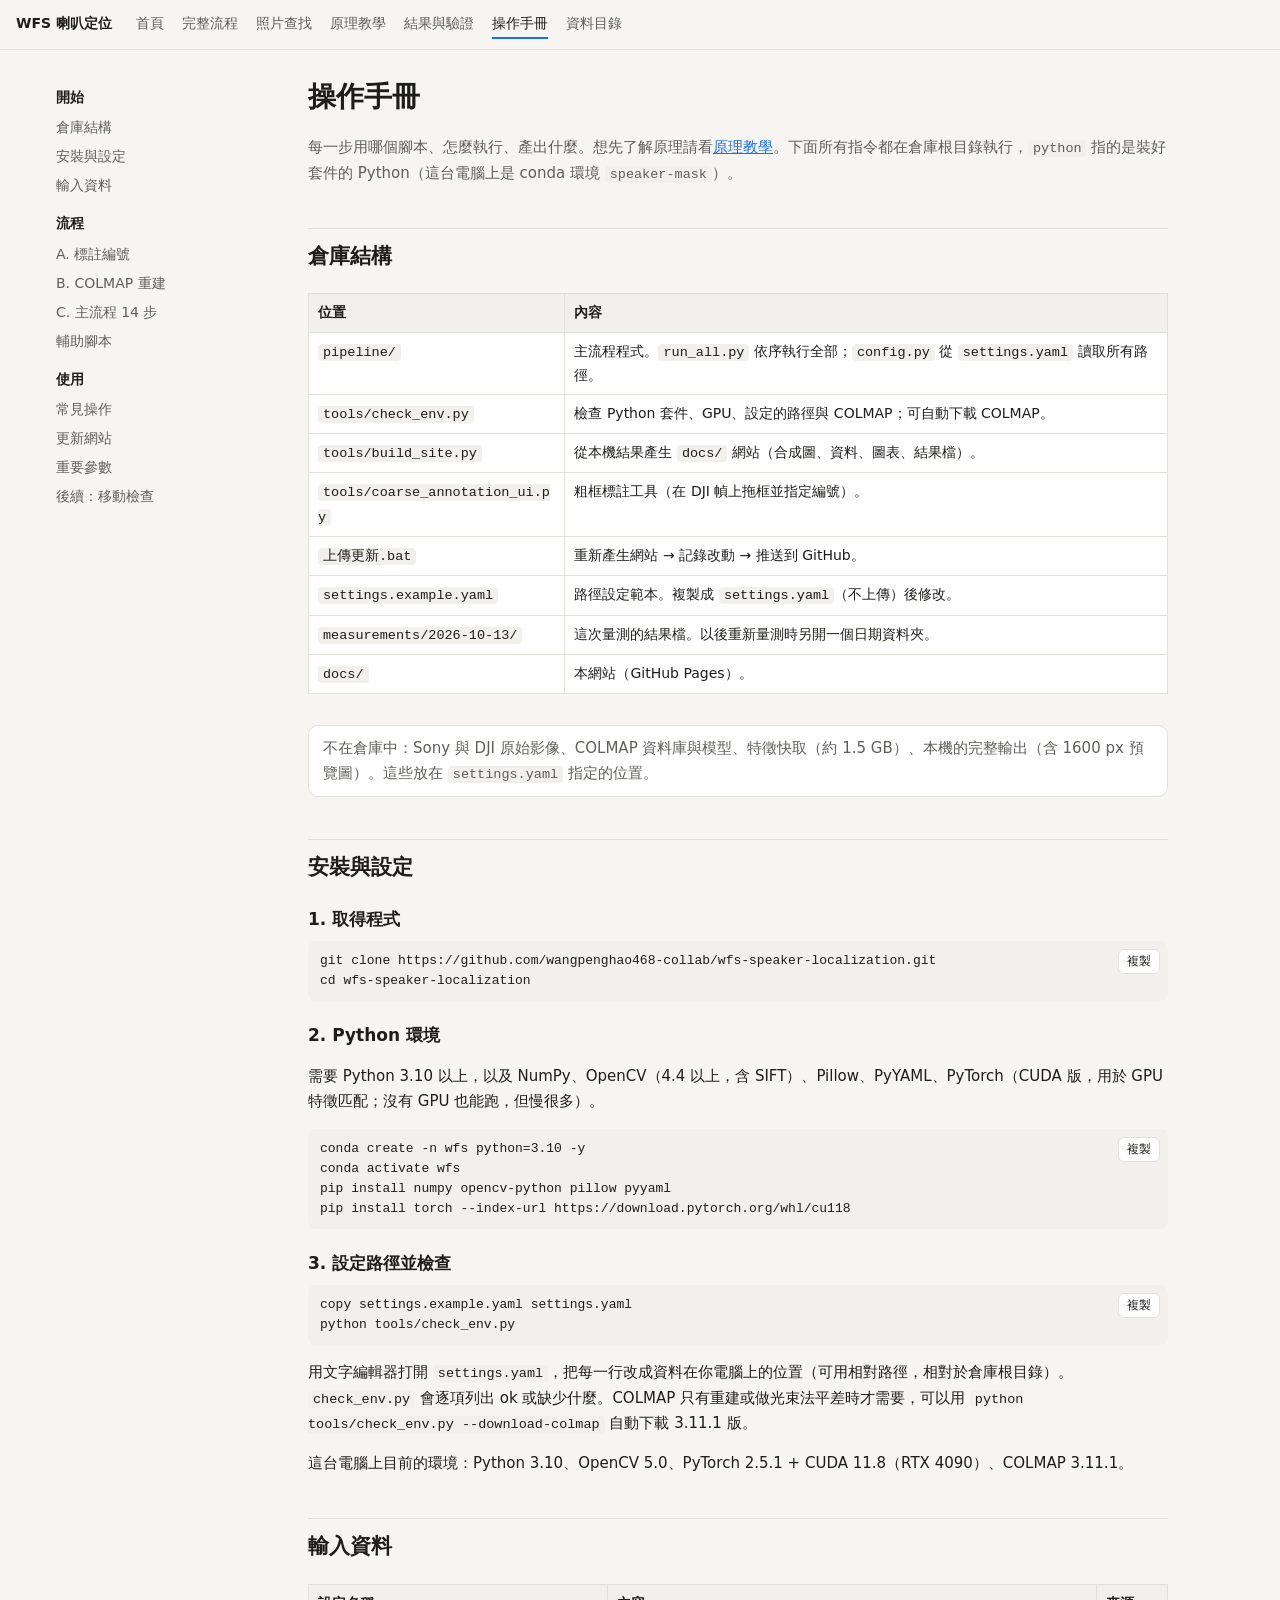
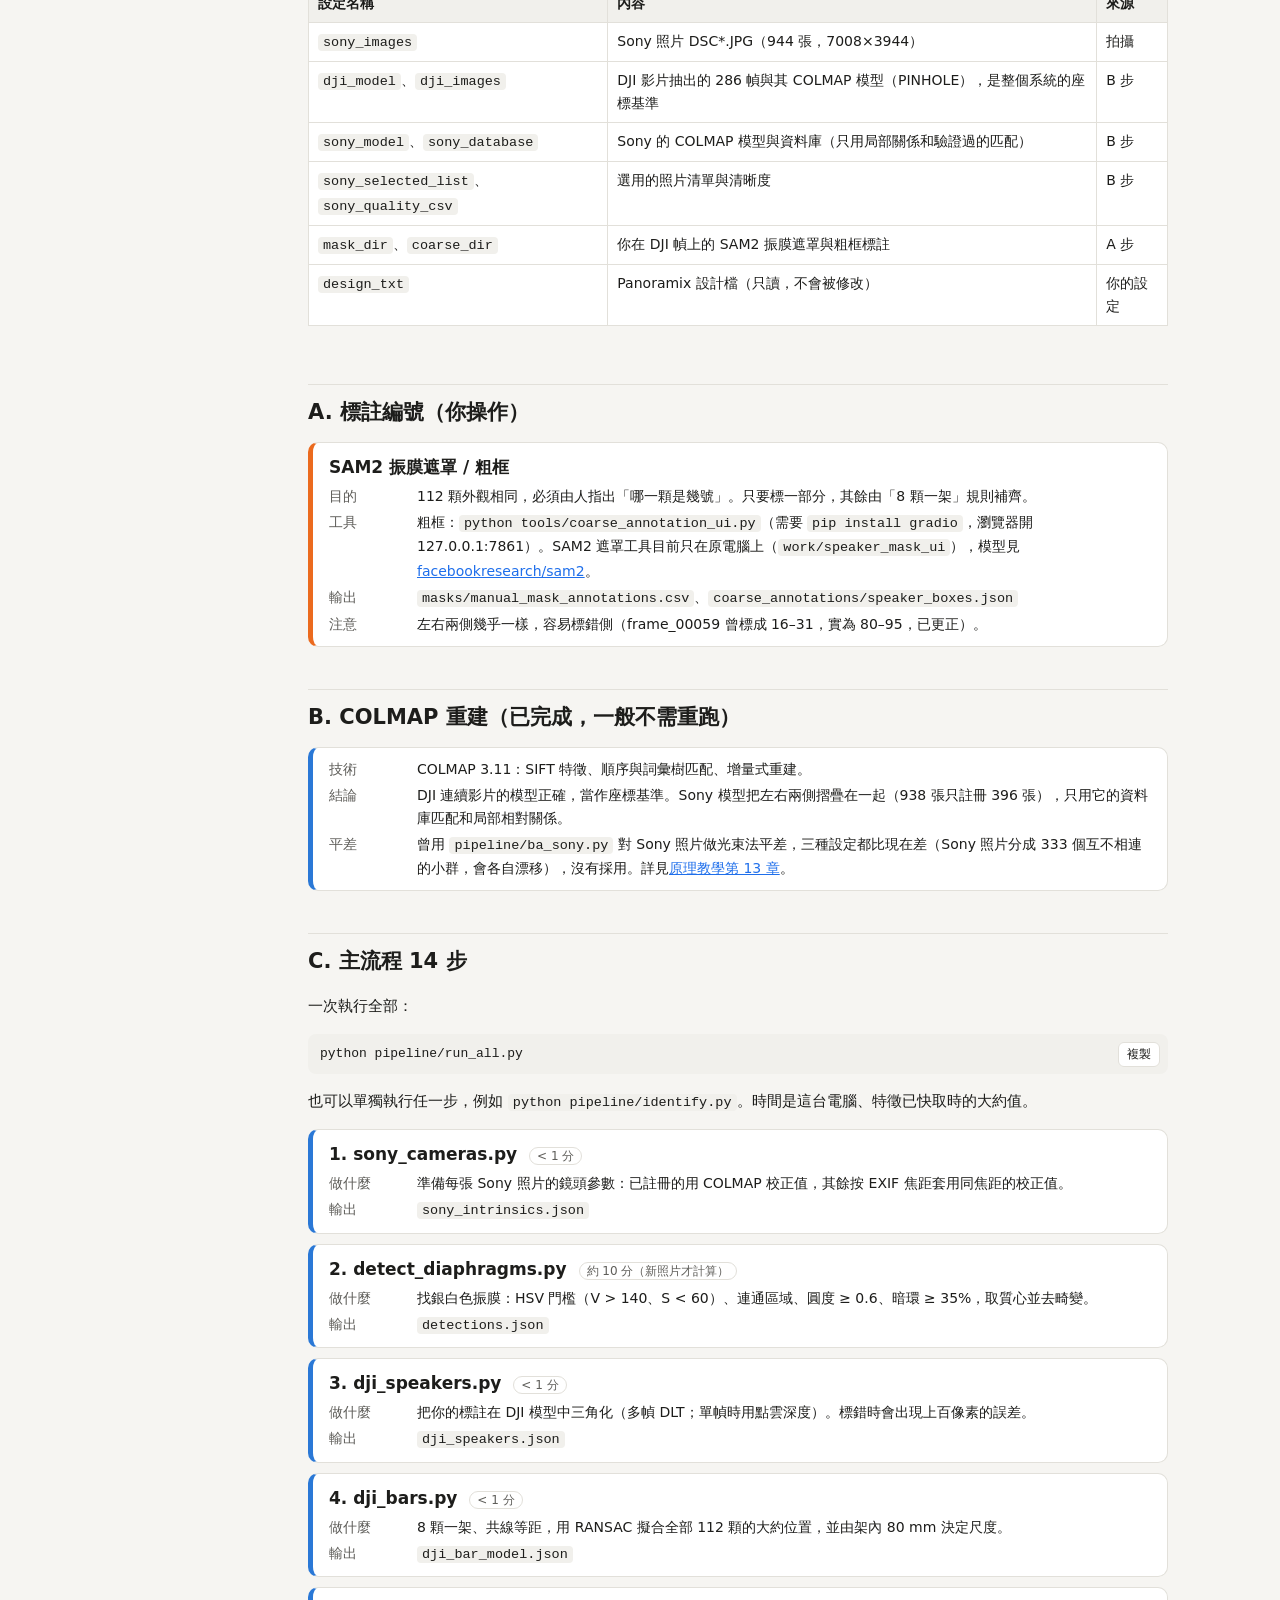
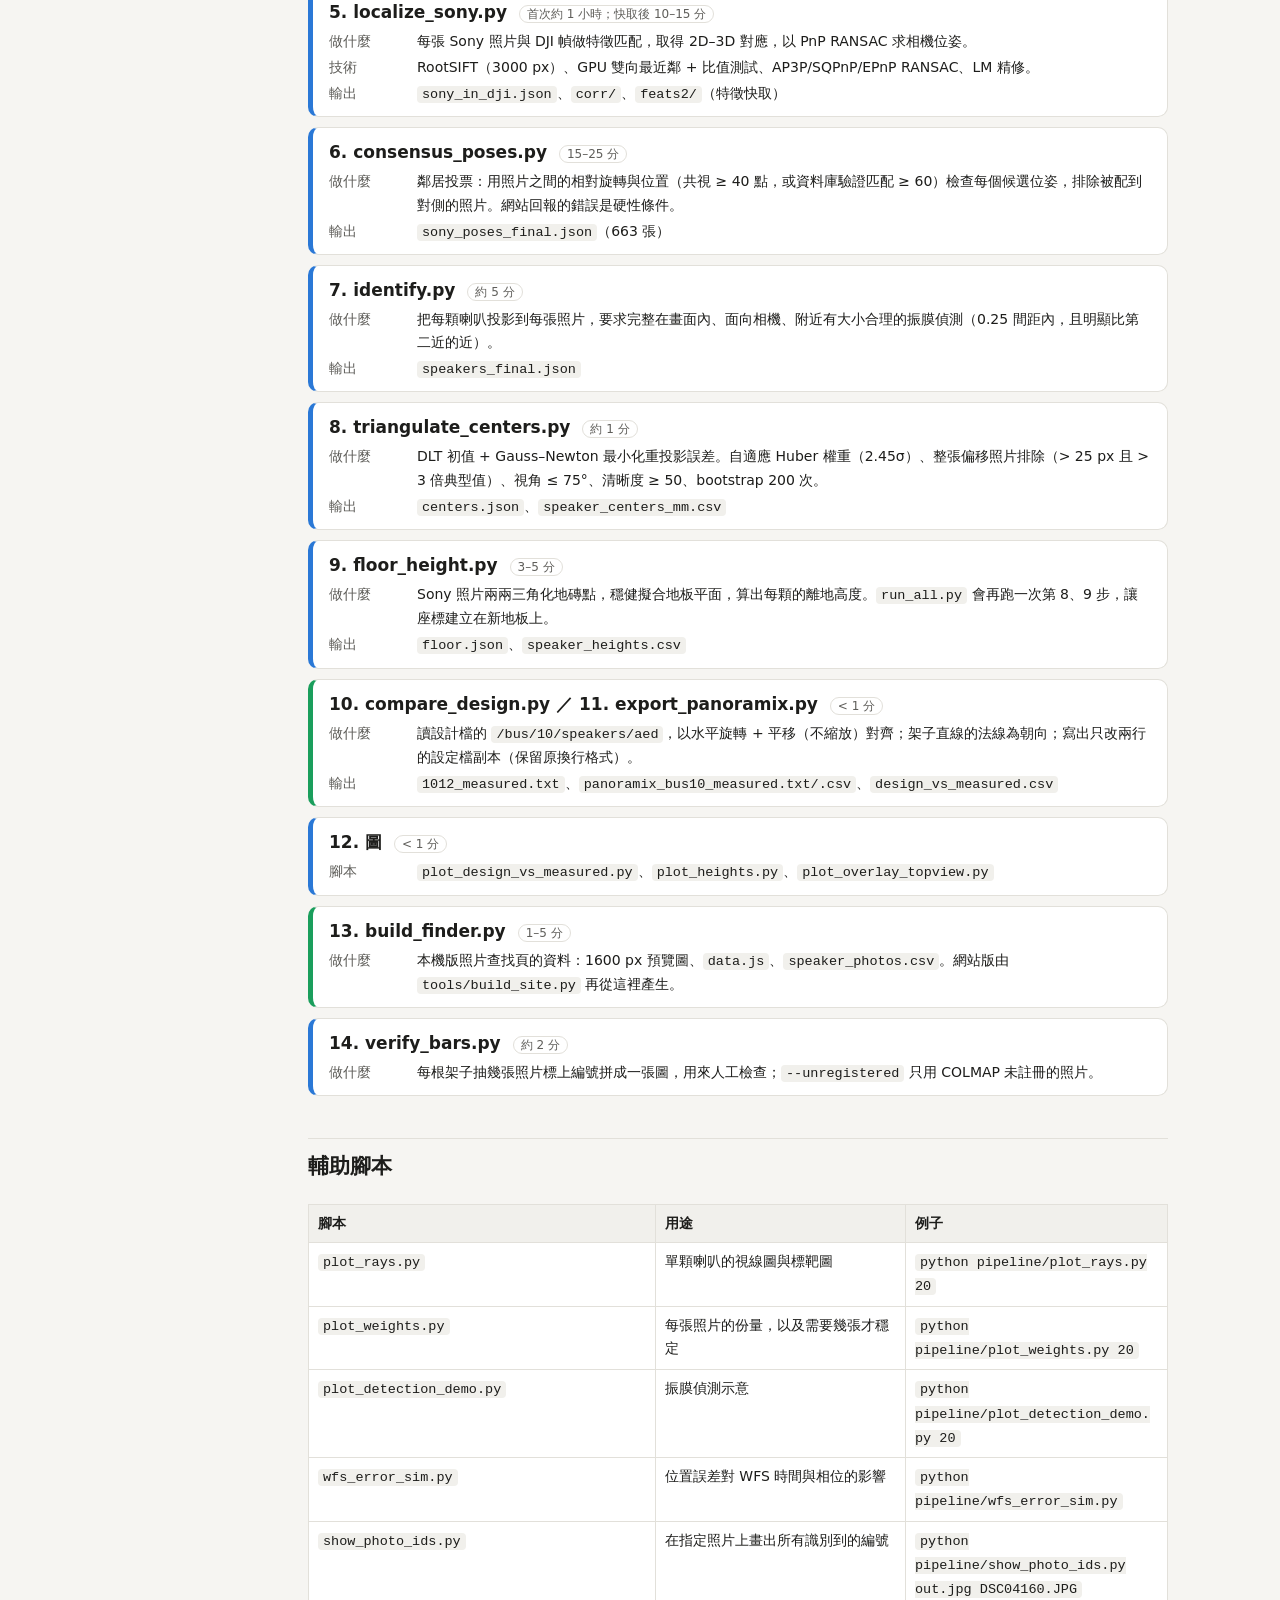
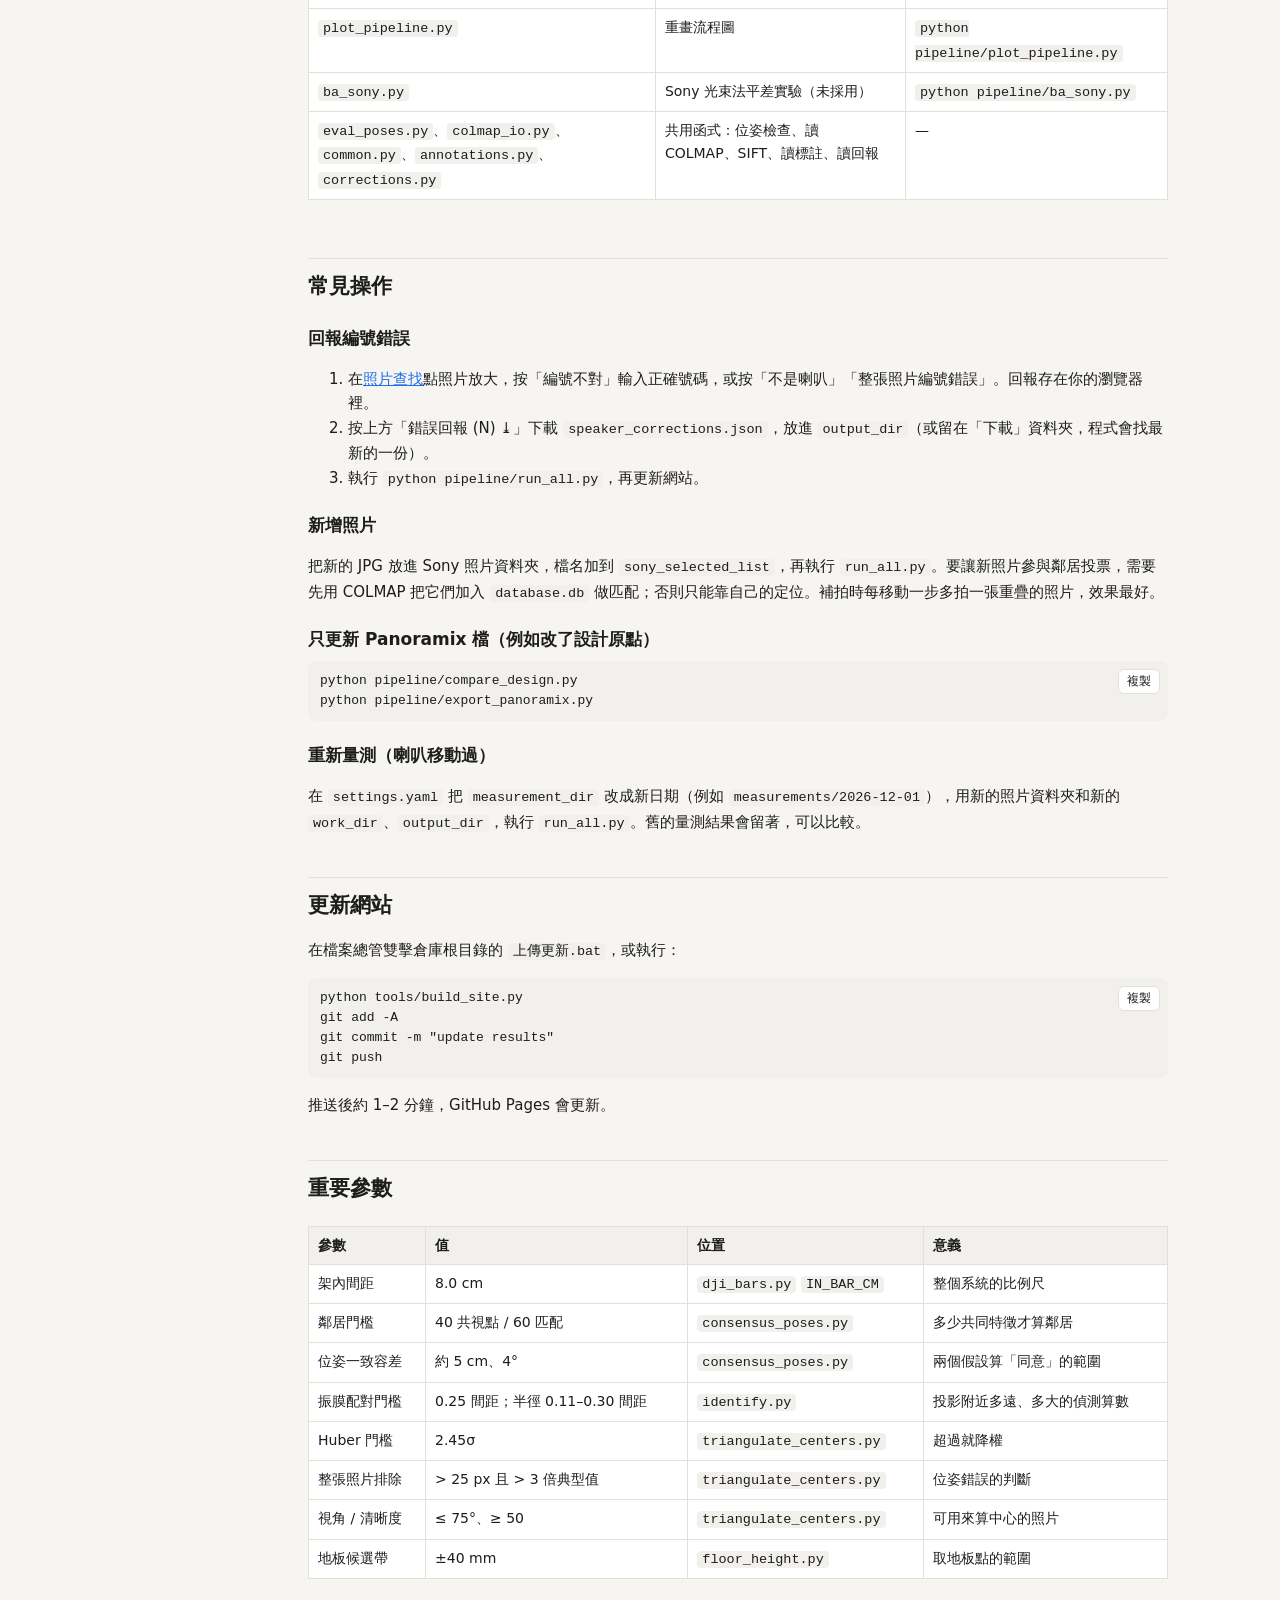
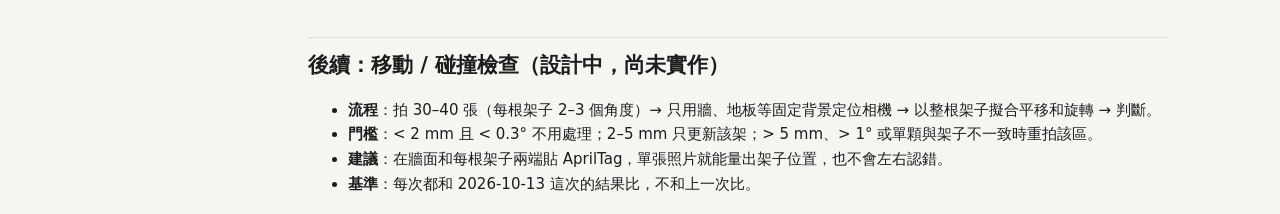
<file: docs/manual.html>
<!doctype html>
<html lang="zh-Hant">
<head>
<meta charset="utf-8">
<meta name="viewport" content="width=device-width, initial-scale=1">
<title>操作手冊</title>
<link rel="stylesheet" href="site.css">
<style>
:root { --you-edge: #eb6a1e; --geo-edge: #2a78d6; --out-edge: #1a9e5c; }
.wrap { display: grid; grid-template-columns: 220px minmax(0, 1fr); gap: 32px; max-width: 1200px; margin: 0 auto; padding: 24px 16px 80px; }
@media (max-width: 860px) { .wrap { grid-template-columns: 1fr; } .wrap > nav { position: static !important; max-height: none !important; } }
.wrap > nav { position: sticky; top: 16px; align-self: start; font-size: 14px; max-height: calc(100vh - 32px); overflow-y: auto; }
.wrap > nav a { display: block; color: var(--muted); text-decoration: none; padding: 3px 0; }
.wrap > nav a:hover { color: var(--accent); }
.wrap > nav .h { font-weight: 650; color: var(--ink); margin: 12px 0 4px; }
main { min-width: 0; max-width: 860px; }
h1 { font-size: 28px; margin: 0 0 6px; }
h2 { font-size: 21px; margin: 42px 0 12px; padding-top: 10px; border-top: 1px solid var(--line); }
h3 { font-size: 17px; margin: 20px 0 8px; }
.lead { color: var(--muted); }
pre { position: relative; background: var(--code); border-radius: 8px; padding: 10px 76px 10px 12px; font: 13px/1.55 Consolas, "Cascadia Mono", Menlo, monospace; overflow-x: auto; margin: 8px 0 14px; }
pre button { position: absolute; right: 8px; top: 8px; font: 12px system-ui; padding: 3px 8px; border: 1px solid var(--line); border-radius: 6px; background: var(--panel); color: var(--ink); cursor: pointer; }
table { border-collapse: collapse; width: 100%; margin: 8px 0 16px; font-size: 14px; background: var(--panel); }
th, td { border: 1px solid var(--line); padding: 7px 9px; text-align: left; vertical-align: top; }
th { background: var(--code); font-weight: 600; }
.tw { overflow-x: auto; }
.step { background: var(--panel); border: 1px solid var(--line); border-left: 5px solid var(--geo-edge); border-radius: 10px; padding: 10px 16px; margin: 10px 0; }
.step.you { border-left-color: var(--you-edge); } .step.out { border-left-color: var(--out-edge); }
.step h3 { margin: 0 0 4px; }
.kv { display: grid; grid-template-columns: 76px 1fr; gap: 3px 12px; font-size: 14px; margin: 0; }
.kv dt { color: var(--muted); } .kv dd { margin: 0; }
.tag { font-size: 12px; padding: 1px 7px; border-radius: 10px; border: 1px solid var(--line); color: var(--muted); margin-left: 6px; font-weight: 400; }
.note { background: var(--panel); border: 1px solid var(--line); border-radius: 10px; padding: 10px 14px; color: var(--muted); }
</style>
</head>
<body>
<nav class="sitenav"><a class="brand" href="index.html">WFS 喇叭定位</a><a href="index.html">首頁</a><a href="workflow.html">完整流程</a><a href="finder.html">照片查找</a><a href="learn.html">原理教學</a><a href="results.html">結果與驗證</a><a class="on" href="manual.html">操作手冊</a><a href="catalog.html">資料目錄</a></nav>
<div class="wrap">
<nav>
  <div class="h">開始</div>
  <a href="#repo">倉庫結構</a>
  <a href="#setup">安裝與設定</a>
  <a href="#data">輸入資料</a>
  <div class="h">流程</div>
  <a href="#s-annot">A. 標註編號</a>
  <a href="#s-colmap">B. COLMAP 重建</a>
  <a href="#s-pipeline">C. 主流程 14 步</a>
  <a href="#aux">輔助腳本</a>
  <div class="h">使用</div>
  <a href="#recipes">常見操作</a>
  <a href="#publish">更新網站</a>
  <a href="#params">重要參數</a>
  <a href="#next">後續：移動檢查</a>
</nav>
<main>
<h1>操作手冊</h1>
<p class="lead">每一步用哪個腳本、怎麼執行、產出什麼。想先了解原理請看<a href="learn.html">原理教學</a>。下面所有指令都在倉庫根目錄執行，<code>python</code> 指的是裝好套件的 Python（這台電腦上是 conda 環境 <code>speaker-mask</code>）。</p>

<h2 id="repo">倉庫結構</h2>
<div class="tw"><table>
<tr><th>位置</th><th>內容</th></tr>
<tr><td><code>pipeline/</code></td><td>主流程程式。<code>run_all.py</code> 依序執行全部；<code>config.py</code> 從 <code>settings.yaml</code> 讀取所有路徑。</td></tr>
<tr><td><code>tools/check_env.py</code></td><td>檢查 Python 套件、GPU、設定的路徑與 COLMAP；可自動下載 COLMAP。</td></tr>
<tr><td><code>tools/build_site.py</code></td><td>從本機結果產生 <code>docs/</code> 網站（合成圖、資料、圖表、結果檔）。</td></tr>
<tr><td><code>tools/coarse_annotation_ui.py</code></td><td>粗框標註工具（在 DJI 幀上拖框並指定編號）。</td></tr>
<tr><td><code>上傳更新.bat</code></td><td>重新產生網站 → 記錄改動 → 推送到 GitHub。</td></tr>
<tr><td><code>settings.example.yaml</code></td><td>路徑設定範本。複製成 <code>settings.yaml</code>（不上傳）後修改。</td></tr>
<tr><td><code>measurements/2026-10-13/</code></td><td>這次量測的結果檔。以後重新量測時另開一個日期資料夾。</td></tr>
<tr><td><code>docs/</code></td><td>本網站（GitHub Pages）。</td></tr>
</table></div>
<p class="note">不在倉庫中：Sony 與 DJI 原始影像、COLMAP 資料庫與模型、特徵快取（約 1.5 GB）、本機的完整輸出（含 1600 px 預覽圖）。這些放在 <code>settings.yaml</code> 指定的位置。</p>

<h2 id="setup">安裝與設定</h2>
<h3>1. 取得程式</h3>
<pre>git clone https://github.com/wangpenghao468-collab/wfs-speaker-localization.git
cd wfs-speaker-localization<button>複製</button></pre>
<h3>2. Python 環境</h3>
<p>需要 Python 3.10 以上，以及 NumPy、OpenCV（4.4 以上，含 SIFT）、Pillow、PyYAML、PyTorch（CUDA 版，用於 GPU 特徵匹配；沒有 GPU 也能跑，但慢很多）。</p>
<pre>conda create -n wfs python=3.10 -y
conda activate wfs
pip install numpy opencv-python pillow pyyaml
pip install torch --index-url https://download.pytorch.org/whl/cu118<button>複製</button></pre>
<h3>3. 設定路徑並檢查</h3>
<pre>copy settings.example.yaml settings.yaml
python tools/check_env.py<button>複製</button></pre>
<p>用文字編輯器打開 <code>settings.yaml</code>，把每一行改成資料在你電腦上的位置（可用相對路徑，相對於倉庫根目錄）。<code>check_env.py</code> 會逐項列出 ok 或缺少什麼。COLMAP 只有重建或做光束法平差時才需要，可以用 <code>python tools/check_env.py --download-colmap</code> 自動下載 3.11.1 版。</p>
<p>這台電腦上目前的環境：Python 3.10、OpenCV 5.0、PyTorch 2.5.1 + CUDA 11.8（RTX 4090）、COLMAP 3.11.1。</p>

<h2 id="data">輸入資料</h2>
<div class="tw"><table>
<tr><th>設定名稱</th><th>內容</th><th>來源</th></tr>
<tr><td><code>sony_images</code></td><td>Sony 照片 DSC*.JPG（944 張，7008×3944）</td><td>拍攝</td></tr>
<tr><td><code>dji_model</code>、<code>dji_images</code></td><td>DJI 影片抽出的 286 幀與其 COLMAP 模型（PINHOLE），是整個系統的座標基準</td><td>B 步</td></tr>
<tr><td><code>sony_model</code>、<code>sony_database</code></td><td>Sony 的 COLMAP 模型與資料庫（只用局部關係和驗證過的匹配）</td><td>B 步</td></tr>
<tr><td><code>sony_selected_list</code>、<code>sony_quality_csv</code></td><td>選用的照片清單與清晰度</td><td>B 步</td></tr>
<tr><td><code>mask_dir</code>、<code>coarse_dir</code></td><td>你在 DJI 幀上的 SAM2 振膜遮罩與粗框標註</td><td>A 步</td></tr>
<tr><td><code>design_txt</code></td><td>Panoramix 設計檔（只讀，不會被修改）</td><td>你的設定</td></tr>
</table></div>

<h2 id="s-annot">A. 標註編號（你操作）</h2>
<div class="step you"><h3>SAM2 振膜遮罩 / 粗框</h3><dl class="kv">
<dt>目的</dt><dd>112 顆外觀相同，必須由人指出「哪一顆是幾號」。只要標一部分，其餘由「8 顆一架」規則補齊。</dd>
<dt>工具</dt><dd>粗框：<code>python tools/coarse_annotation_ui.py</code>（需要 <code>pip install gradio</code>，瀏覽器開 127.0.0.1:7861）。SAM2 遮罩工具目前只在原電腦上（<code>work/speaker_mask_ui</code>），模型見 <a href="https://github.com/facebookresearch/sam2">facebookresearch/sam2</a>。</dd>
<dt>輸出</dt><dd><code>masks/manual_mask_annotations.csv</code>、<code>coarse_annotations/speaker_boxes.json</code></dd>
<dt>注意</dt><dd>左右兩側幾乎一樣，容易標錯側（frame_00059 曾標成 16–31，實為 80–95，已更正）。</dd></dl></div>

<h2 id="s-colmap">B. COLMAP 重建（已完成，一般不需重跑）</h2>
<div class="step"><dl class="kv">
<dt>技術</dt><dd>COLMAP 3.11：SIFT 特徵、順序與詞彙樹匹配、增量式重建。</dd>
<dt>結論</dt><dd>DJI 連續影片的模型正確，當作座標基準。Sony 模型把左右兩側摺疊在一起（938 張只註冊 396 張），只用它的資料庫匹配和局部相對關係。</dd>
<dt>平差</dt><dd>曾用 <code>pipeline/ba_sony.py</code> 對 Sony 照片做光束法平差，三種設定都比現在差（Sony 照片分成 333 個互不相連的小群，會各自漂移），沒有採用。詳見<a href="learn.html#c13">原理教學第 13 章</a>。</dd></dl></div>

<h2 id="s-pipeline">C. 主流程 14 步</h2>
<p>一次執行全部：</p>
<pre>python pipeline/run_all.py<button>複製</button></pre>
<p>也可以單獨執行任一步，例如 <code>python pipeline/identify.py</code>。時間是這台電腦、特徵已快取時的大約值。</p>

<div class="step"><h3>1. sony_cameras.py <span class="tag">&lt; 1 分</span></h3><dl class="kv">
<dt>做什麼</dt><dd>準備每張 Sony 照片的鏡頭參數：已註冊的用 COLMAP 校正值，其餘按 EXIF 焦距套用同焦距的校正值。</dd>
<dt>輸出</dt><dd><code>sony_intrinsics.json</code></dd></dl></div>
<div class="step"><h3>2. detect_diaphragms.py <span class="tag">約 10 分（新照片才計算）</span></h3><dl class="kv">
<dt>做什麼</dt><dd>找銀白色振膜：HSV 門檻（V &gt; 140、S &lt; 60）、連通區域、圓度 ≥ 0.6、暗環 ≥ 35%，取質心並去畸變。</dd>
<dt>輸出</dt><dd><code>detections.json</code></dd></dl></div>
<div class="step"><h3>3. dji_speakers.py <span class="tag">&lt; 1 分</span></h3><dl class="kv">
<dt>做什麼</dt><dd>把你的標註在 DJI 模型中三角化（多幀 DLT；單幀時用點雲深度）。標錯時會出現上百像素的誤差。</dd>
<dt>輸出</dt><dd><code>dji_speakers.json</code></dd></dl></div>
<div class="step"><h3>4. dji_bars.py <span class="tag">&lt; 1 分</span></h3><dl class="kv">
<dt>做什麼</dt><dd>8 顆一架、共線等距，用 RANSAC 擬合全部 112 顆的大約位置，並由架內 80 mm 決定尺度。</dd>
<dt>輸出</dt><dd><code>dji_bar_model.json</code></dd></dl></div>
<div class="step"><h3>5. localize_sony.py <span class="tag">首次約 1 小時；快取後 10–15 分</span></h3><dl class="kv">
<dt>做什麼</dt><dd>每張 Sony 照片與 DJI 幀做特徵匹配，取得 2D–3D 對應，以 PnP RANSAC 求相機位姿。</dd>
<dt>技術</dt><dd>RootSIFT（3000 px）、GPU 雙向最近鄰 + 比值測試、AP3P/SQPnP/EPnP RANSAC、LM 精修。</dd>
<dt>輸出</dt><dd><code>sony_in_dji.json</code>、<code>corr/</code>、<code>feats2/</code>（特徵快取）</dd></dl></div>
<div class="step"><h3>6. consensus_poses.py <span class="tag">15–25 分</span></h3><dl class="kv">
<dt>做什麼</dt><dd>鄰居投票：用照片之間的相對旋轉與位置（共視 ≥ 40 點，或資料庫驗證匹配 ≥ 60）檢查每個候選位姿，排除被配到對側的照片。網站回報的錯誤是硬性條件。</dd>
<dt>輸出</dt><dd><code>sony_poses_final.json</code>（663 張）</dd></dl></div>
<div class="step"><h3>7. identify.py <span class="tag">約 5 分</span></h3><dl class="kv">
<dt>做什麼</dt><dd>把每顆喇叭投影到每張照片，要求完整在畫面內、面向相機、附近有大小合理的振膜偵測（0.25 間距內，且明顯比第二近的近）。</dd>
<dt>輸出</dt><dd><code>speakers_final.json</code></dd></dl></div>
<div class="step"><h3>8. triangulate_centers.py <span class="tag">約 1 分</span></h3><dl class="kv">
<dt>做什麼</dt><dd>DLT 初值 + Gauss–Newton 最小化重投影誤差。自適應 Huber 權重（2.45σ）、整張偏移照片排除（&gt; 25 px 且 &gt; 3 倍典型值）、視角 ≤ 75°、清晰度 ≥ 50、bootstrap 200 次。</dd>
<dt>輸出</dt><dd><code>centers.json</code>、<code>speaker_centers_mm.csv</code></dd></dl></div>
<div class="step"><h3>9. floor_height.py <span class="tag">3–5 分</span></h3><dl class="kv">
<dt>做什麼</dt><dd>Sony 照片兩兩三角化地磚點，穩健擬合地板平面，算出每顆的離地高度。<code>run_all.py</code> 會再跑一次第 8、9 步，讓座標建立在新地板上。</dd>
<dt>輸出</dt><dd><code>floor.json</code>、<code>speaker_heights.csv</code></dd></dl></div>
<div class="step out"><h3>10. compare_design.py ／ 11. export_panoramix.py <span class="tag">&lt; 1 分</span></h3><dl class="kv">
<dt>做什麼</dt><dd>讀設計檔的 <code>/bus/10/speakers/aed</code>，以水平旋轉 + 平移（不縮放）對齊；架子直線的法線為朝向；寫出只改兩行的設定檔副本（保留原換行格式）。</dd>
<dt>輸出</dt><dd><code>1012_measured.txt</code>、<code>panoramix_bus10_measured.txt/.csv</code>、<code>design_vs_measured.csv</code></dd></dl></div>
<div class="step"><h3>12. 圖 <span class="tag">&lt; 1 分</span></h3><dl class="kv">
<dt>腳本</dt><dd><code>plot_design_vs_measured.py</code>、<code>plot_heights.py</code>、<code>plot_overlay_topview.py</code></dd></dl></div>
<div class="step out"><h3>13. build_finder.py <span class="tag">1–5 分</span></h3><dl class="kv">
<dt>做什麼</dt><dd>本機版照片查找頁的資料：1600 px 預覽圖、<code>data.js</code>、<code>speaker_photos.csv</code>。網站版由 <code>tools/build_site.py</code> 再從這裡產生。</dd></dl></div>
<div class="step"><h3>14. verify_bars.py <span class="tag">約 2 分</span></h3><dl class="kv">
<dt>做什麼</dt><dd>每根架子抽幾張照片標上編號拼成一張圖，用來人工檢查；<code>--unregistered</code> 只用 COLMAP 未註冊的照片。</dd></dl></div>

<h2 id="aux">輔助腳本</h2>
<div class="tw"><table>
<tr><th>腳本</th><th>用途</th><th>例子</th></tr>
<tr><td><code>plot_rays.py</code></td><td>單顆喇叭的視線圖與標靶圖</td><td><code>python pipeline/plot_rays.py 20</code></td></tr>
<tr><td><code>plot_weights.py</code></td><td>每張照片的份量，以及需要幾張才穩定</td><td><code>python pipeline/plot_weights.py 20</code></td></tr>
<tr><td><code>plot_detection_demo.py</code></td><td>振膜偵測示意</td><td><code>python pipeline/plot_detection_demo.py 20</code></td></tr>
<tr><td><code>wfs_error_sim.py</code></td><td>位置誤差對 WFS 時間與相位的影響</td><td><code>python pipeline/wfs_error_sim.py</code></td></tr>
<tr><td><code>show_photo_ids.py</code></td><td>在指定照片上畫出所有識別到的編號</td><td><code>python pipeline/show_photo_ids.py out.jpg DSC04160.JPG</code></td></tr>
<tr><td><code>plot_pipeline.py</code></td><td>重畫流程圖</td><td><code>python pipeline/plot_pipeline.py</code></td></tr>
<tr><td><code>ba_sony.py</code></td><td>Sony 光束法平差實驗（未採用）</td><td><code>python pipeline/ba_sony.py</code></td></tr>
<tr><td><code>eval_poses.py</code>、<code>colmap_io.py</code>、<code>common.py</code>、<code>annotations.py</code>、<code>corrections.py</code></td><td>共用函式：位姿檢查、讀 COLMAP、SIFT、讀標註、讀回報</td><td>—</td></tr>
</table></div>

<h2 id="recipes">常見操作</h2>
<h3>回報編號錯誤</h3>
<ol>
<li>在<a href="finder.html">照片查找</a>點照片放大，按「編號不對」輸入正確號碼，或按「不是喇叭」「整張照片編號錯誤」。回報存在你的瀏覽器裡。</li>
<li>按上方「錯誤回報 (N) ⤓」下載 <code>speaker_corrections.json</code>，放進 <code>output_dir</code>（或留在「下載」資料夾，程式會找最新的一份）。</li>
<li>執行 <code>python pipeline/run_all.py</code>，再更新網站。</li>
</ol>
<h3>新增照片</h3>
<p>把新的 JPG 放進 Sony 照片資料夾，檔名加到 <code>sony_selected_list</code>，再執行 <code>run_all.py</code>。要讓新照片參與鄰居投票，需要先用 COLMAP 把它們加入 <code>database.db</code> 做匹配；否則只能靠自己的定位。補拍時每移動一步多拍一張重疊的照片，效果最好。</p>
<h3>只更新 Panoramix 檔（例如改了設計原點）</h3>
<pre>python pipeline/compare_design.py
python pipeline/export_panoramix.py<button>複製</button></pre>
<h3>重新量測（喇叭移動過）</h3>
<p>在 <code>settings.yaml</code> 把 <code>measurement_dir</code> 改成新日期（例如 <code>measurements/2026-12-01</code>），用新的照片資料夾和新的 <code>work_dir</code>、<code>output_dir</code>，執行 <code>run_all.py</code>。舊的量測結果會留著，可以比較。</p>

<h2 id="publish">更新網站</h2>
<p>在檔案總管雙擊倉庫根目錄的 <code>上傳更新.bat</code>，或執行：</p>
<pre>python tools/build_site.py
git add -A
git commit -m "update results"
git push<button>複製</button></pre>
<p>推送後約 1–2 分鐘，GitHub Pages 會更新。</p>

<h2 id="params">重要參數</h2>
<div class="tw"><table>
<tr><th>參數</th><th>值</th><th>位置</th><th>意義</th></tr>
<tr><td>架內間距</td><td>8.0 cm</td><td><code>dji_bars.py</code> <code>IN_BAR_CM</code></td><td>整個系統的比例尺</td></tr>
<tr><td>鄰居門檻</td><td>40 共視點 / 60 匹配</td><td><code>consensus_poses.py</code></td><td>多少共同特徵才算鄰居</td></tr>
<tr><td>位姿一致容差</td><td>約 5 cm、4°</td><td><code>consensus_poses.py</code></td><td>兩個假設算「同意」的範圍</td></tr>
<tr><td>振膜配對門檻</td><td>0.25 間距；半徑 0.11–0.30 間距</td><td><code>identify.py</code></td><td>投影附近多遠、多大的偵測算數</td></tr>
<tr><td>Huber 門檻</td><td>2.45σ</td><td><code>triangulate_centers.py</code></td><td>超過就降權</td></tr>
<tr><td>整張照片排除</td><td>&gt; 25 px 且 &gt; 3 倍典型值</td><td><code>triangulate_centers.py</code></td><td>位姿錯誤的判斷</td></tr>
<tr><td>視角 / 清晰度</td><td>≤ 75°、≥ 50</td><td><code>triangulate_centers.py</code></td><td>可用來算中心的照片</td></tr>
<tr><td>地板候選帶</td><td>±40 mm</td><td><code>floor_height.py</code></td><td>取地板點的範圍</td></tr>
</table></div>

<h2 id="next">後續：移動 / 碰撞檢查（設計中，尚未實作）</h2>
<ul>
<li><b>流程</b>：拍 30–40 張（每根架子 2–3 個角度）→ 只用牆、地板等固定背景定位相機 → 以整根架子擬合平移和旋轉 → 判斷。</li>
<li><b>門檻</b>：&lt; 2 mm 且 &lt; 0.3° 不用處理；2–5 mm 只更新該架；&gt; 5 mm、&gt; 1° 或單顆與架子不一致時重拍該區。</li>
<li><b>建議</b>：在牆面和每根架子兩端貼 AprilTag，單張照片就能量出架子位置，也不會左右認錯。</li>
<li><b>基準</b>：每次都和 2026-10-13 這次的結果比，不和上一次比。</li>
</ul>
</main>
</div>
<script>
document.querySelectorAll("pre button").forEach(b => b.addEventListener("click", () => {
  const t = b.parentElement.innerText.replace(/(已)?複製$/, "").trim();
  navigator.clipboard.writeText(t).then(() => { b.textContent = "已複製"; setTimeout(() => b.textContent = "複製", 1500); });
}));
</script>
</body>
</html>
</file>
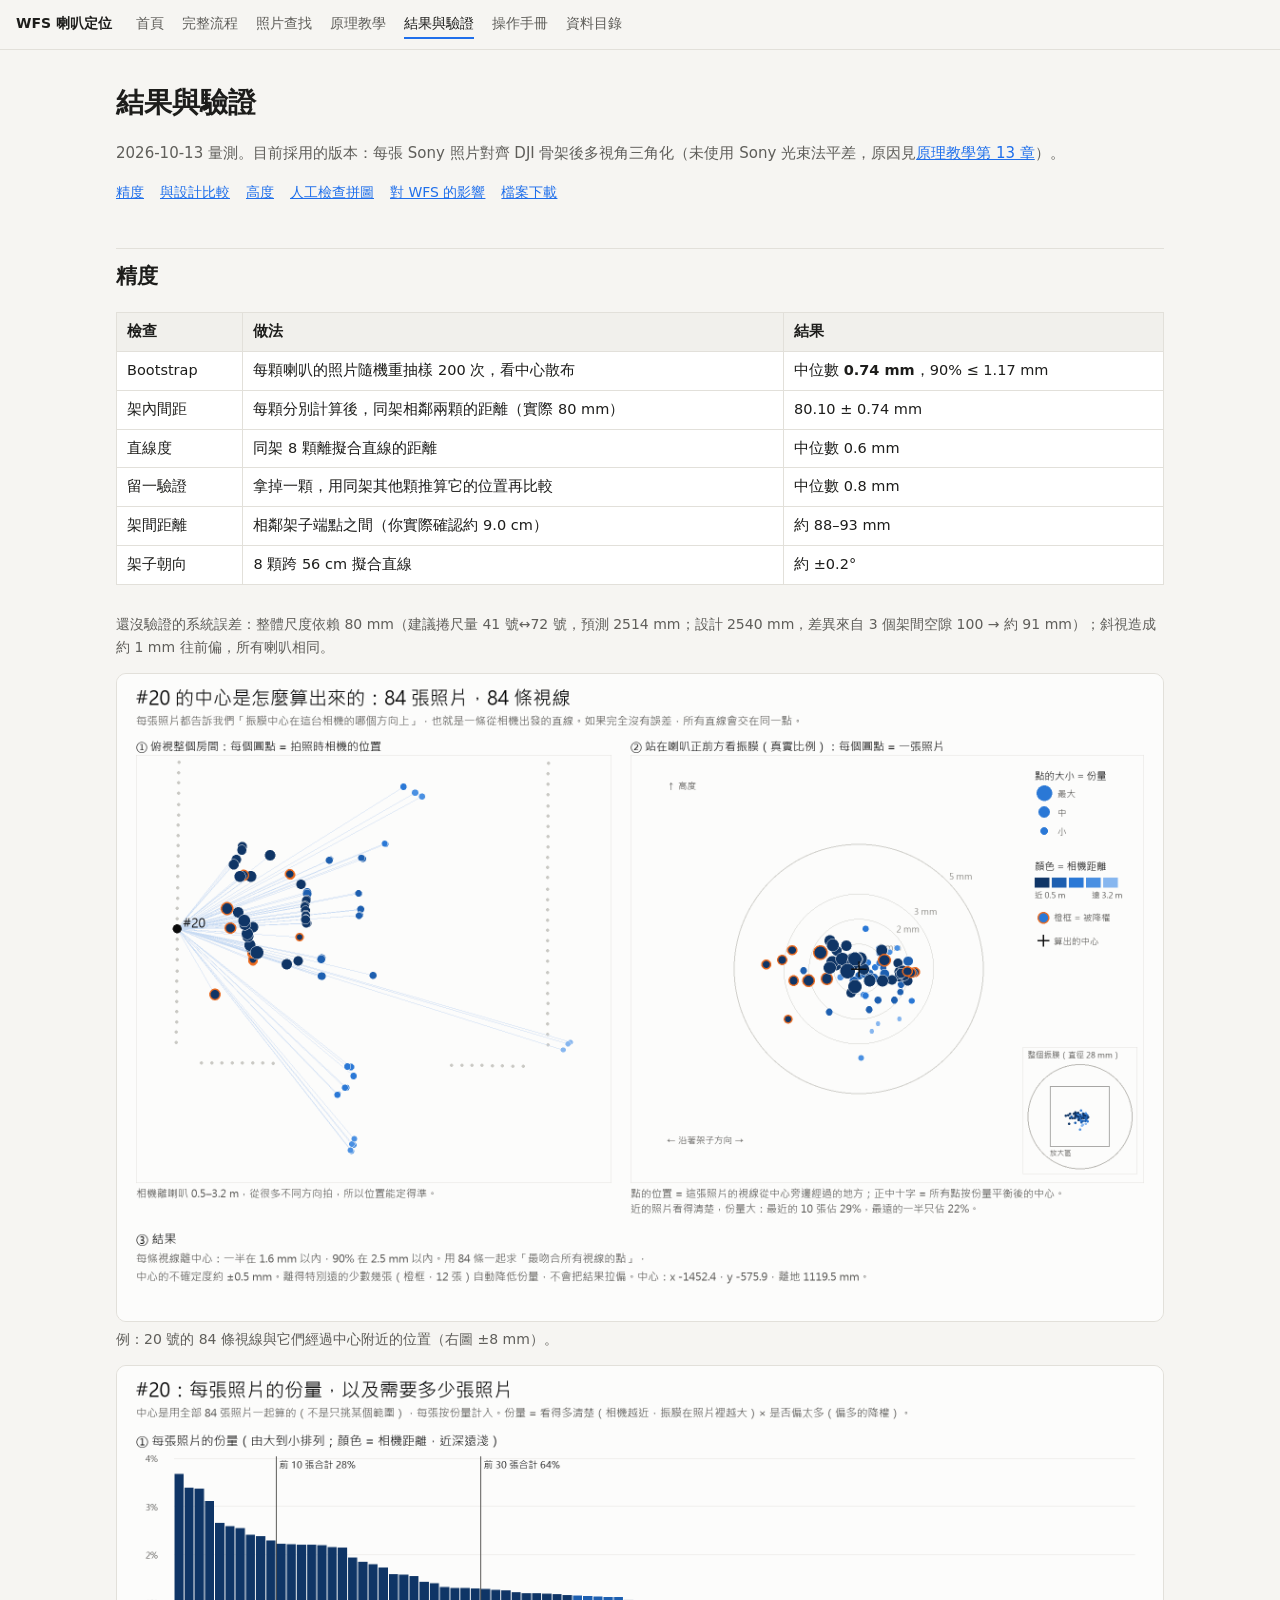
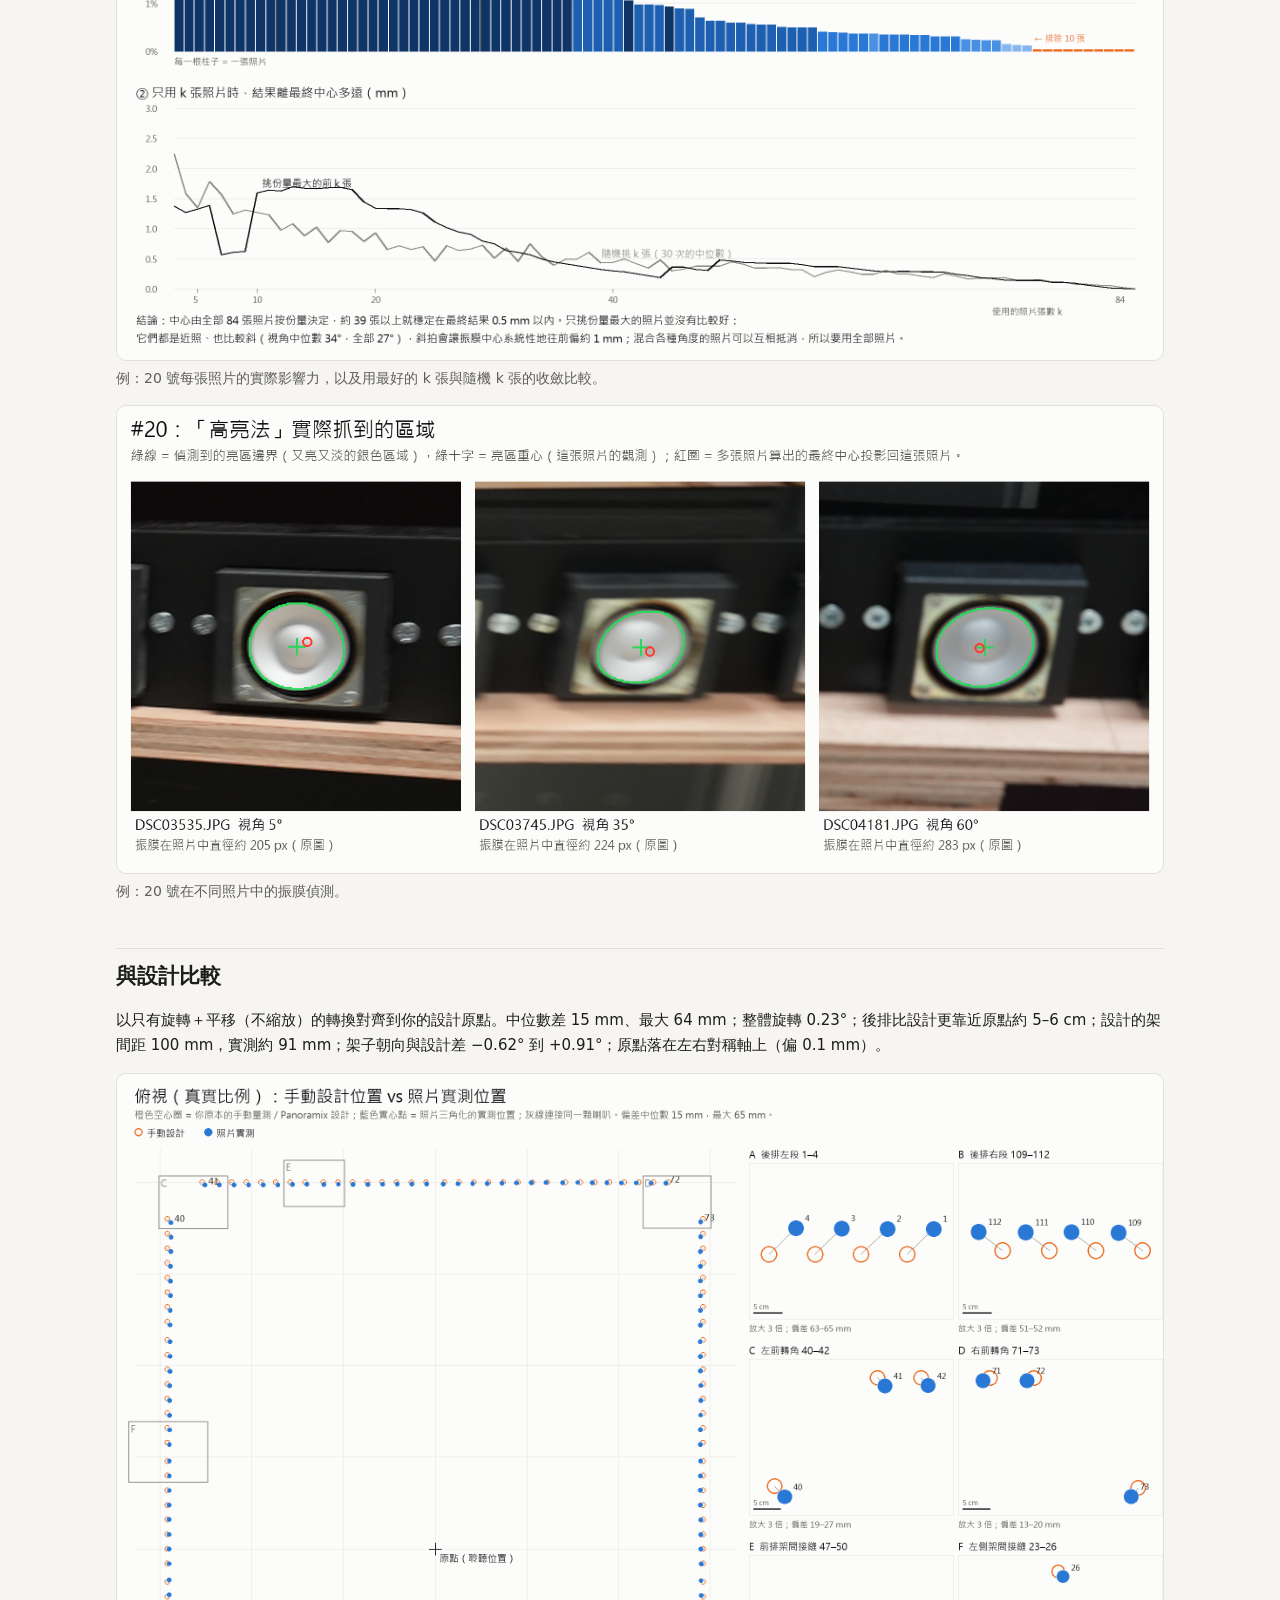
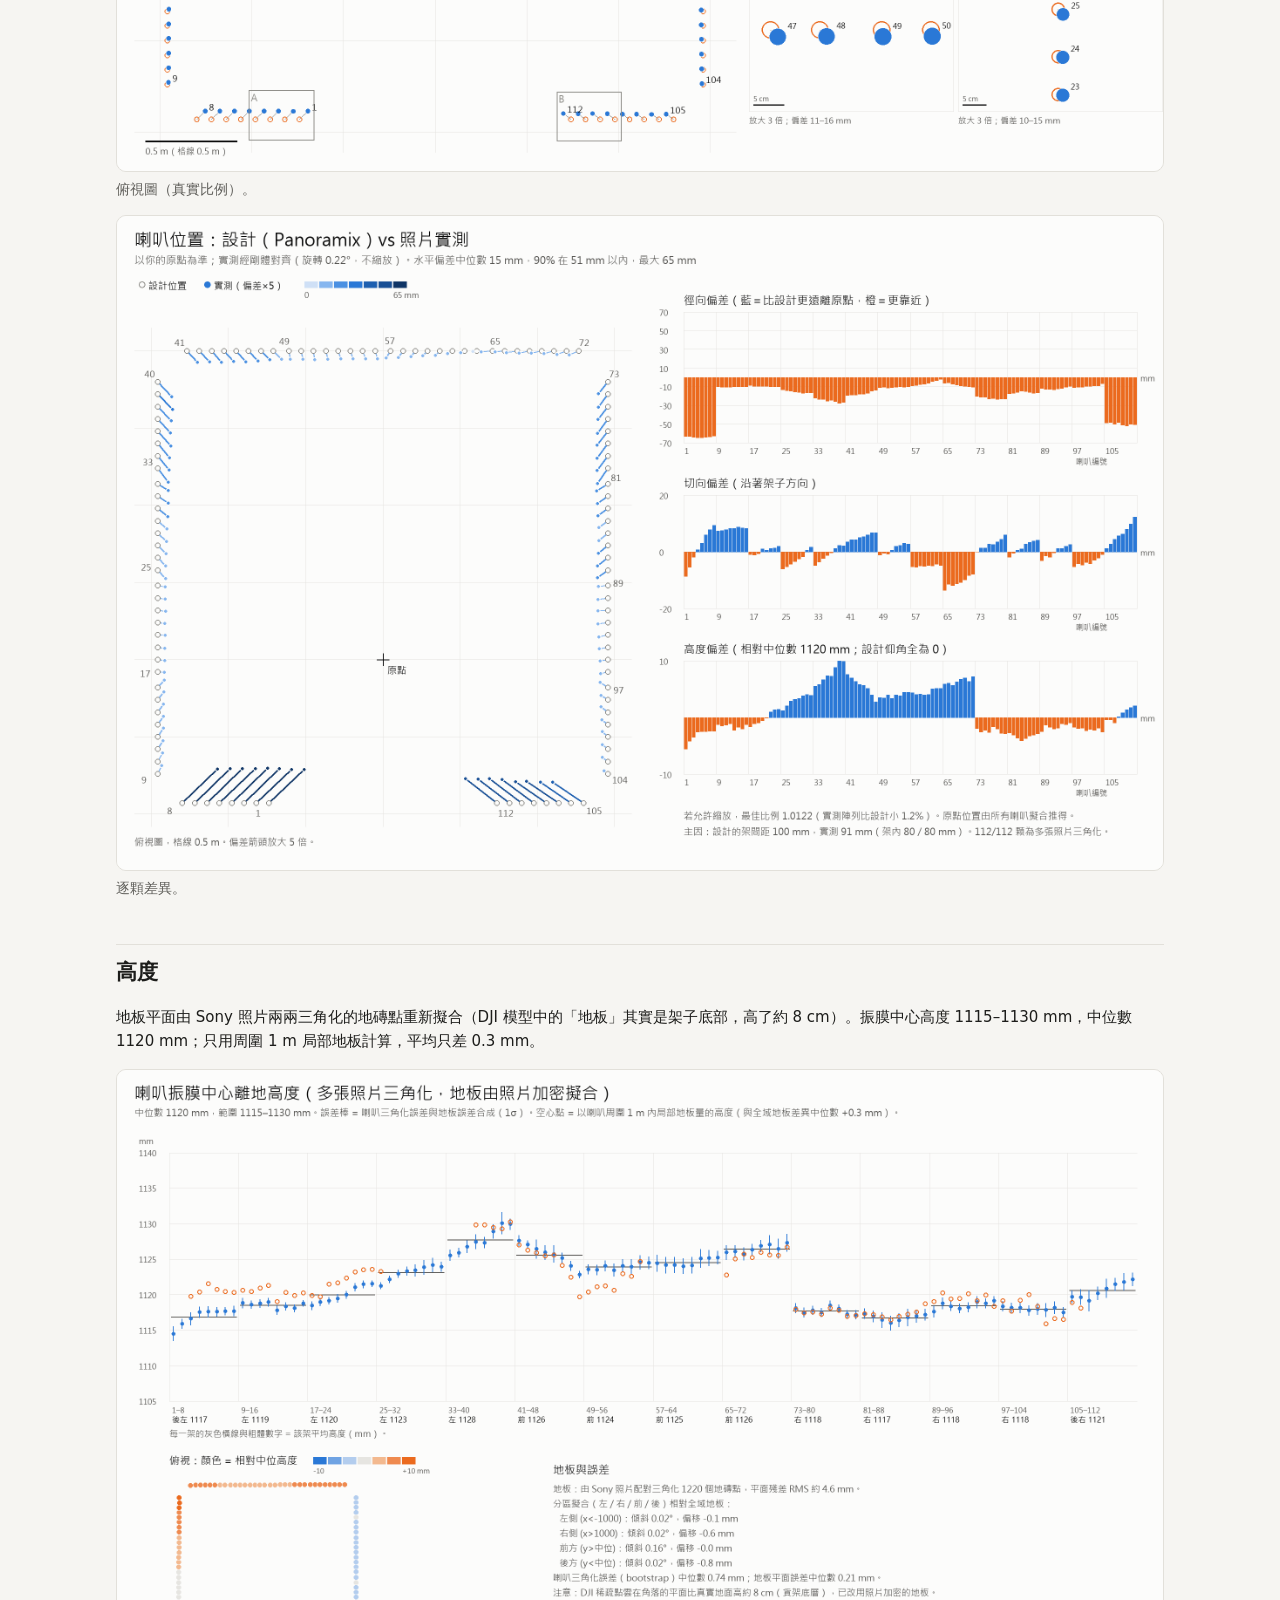
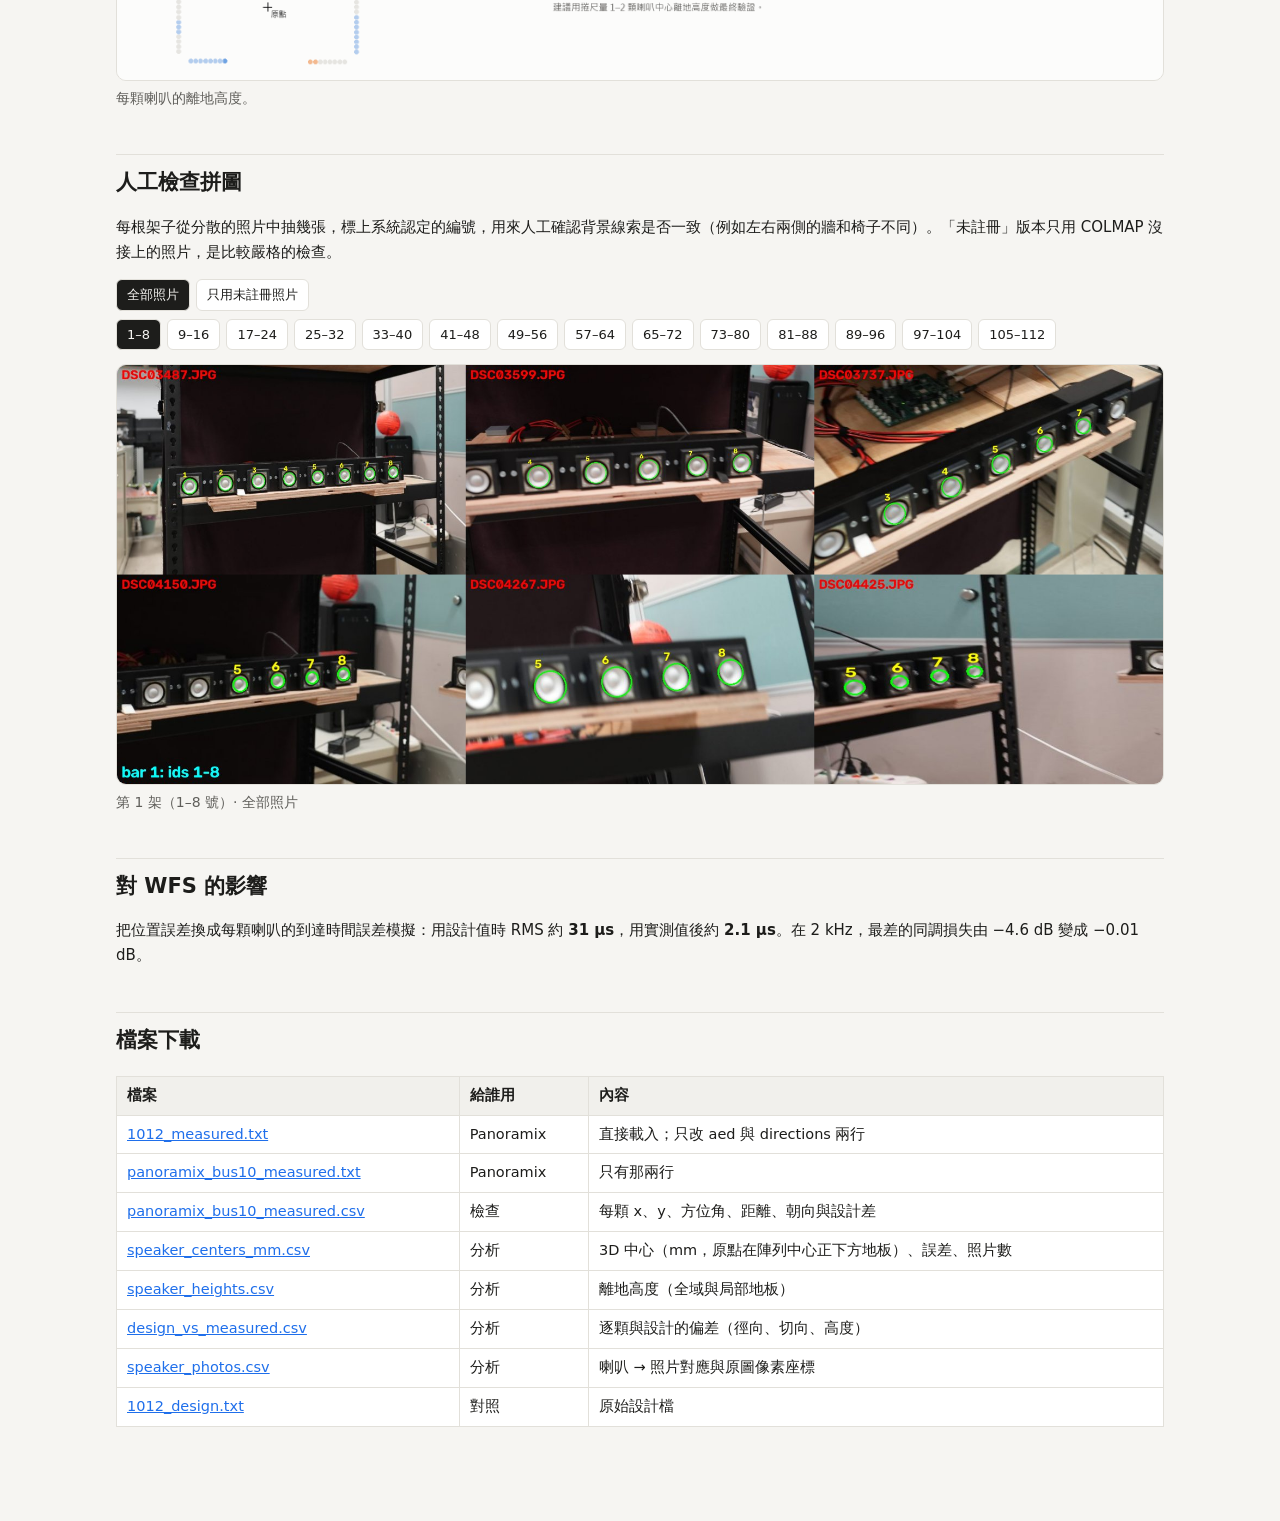
<file: docs/results.html>
<!doctype html>
<html lang="zh-Hant">
<head>
<meta charset="utf-8">
<meta name="viewport" content="width=device-width, initial-scale=1">
<title>結果與驗證</title>
<link rel="stylesheet" href="site.css">
<style>
.wrap { max-width: 1080px; margin: 0 auto; padding: 24px 16px 80px; }
h1 { font-size: 28px; margin: 6px 0 6px; }
h2 { font-size: 21px; margin: 44px 0 10px; padding-top: 10px; border-top: 1px solid var(--line); }
.lead { color: var(--muted); }
.toc { display: flex; flex-wrap: wrap; gap: 6px 16px; font-size: 14px; margin: 10px 0 0; }
table { border-collapse: collapse; width: 100%; font-size: 14.5px; background: var(--panel); margin: 8px 0 14px; }
th, td { border: 1px solid var(--line); padding: 7px 10px; text-align: left; vertical-align: top; }
th { background: var(--code); font-weight: 600; }
.tw { overflow-x: auto; }
figure { margin: 14px 0; }
figure img { width: 100%; border: 1px solid var(--line); border-radius: 10px; background: #fff; display: block; }
figcaption { color: var(--muted); font-size: 14px; margin-top: 6px; }
.note { color: var(--muted); font-size: 14px; }
.tabs { display: flex; gap: 6px; flex-wrap: wrap; margin: 8px 0; }
.tabs button { font: inherit; font-size: 13px; padding: 4px 10px; border: 1px solid var(--line); border-radius: 6px; background: var(--panel); color: var(--ink); cursor: pointer; }
.tabs button.on { background: var(--ink); color: var(--bg); }
</style>
</head>
<body>
<nav class="sitenav"><a class="brand" href="index.html">WFS 喇叭定位</a><a href="index.html">首頁</a><a href="workflow.html">完整流程</a><a href="finder.html">照片查找</a><a href="learn.html">原理教學</a><a class="on" href="results.html">結果與驗證</a><a href="manual.html">操作手冊</a><a href="catalog.html">資料目錄</a></nav>
<div class="wrap">
<h1>結果與驗證</h1>
<p class="lead">2026-10-13 量測。目前採用的版本：每張 Sony 照片對齊 DJI 骨架後多視角三角化（未使用 Sony 光束法平差，原因見<a href="learn.html#c13">原理教學第 13 章</a>）。</p>
<div class="toc"><a href="#accuracy">精度</a><a href="#design">與設計比較</a><a href="#height">高度</a><a href="#verify">人工檢查拼圖</a><a href="#wfs">對 WFS 的影響</a><a href="#downloads">檔案下載</a></div>

<h2 id="accuracy">精度</h2>
<div class="tw"><table>
<tr><th>檢查</th><th>做法</th><th>結果</th></tr>
<tr><td>Bootstrap</td><td>每顆喇叭的照片隨機重抽樣 200 次，看中心散布</td><td>中位數 <b>0.74 mm</b>，90% ≤ 1.17 mm</td></tr>
<tr><td>架內間距</td><td>每顆分別計算後，同架相鄰兩顆的距離（實際 80 mm）</td><td>80.10 ± 0.74 mm</td></tr>
<tr><td>直線度</td><td>同架 8 顆離擬合直線的距離</td><td>中位數 0.6 mm</td></tr>
<tr><td>留一驗證</td><td>拿掉一顆，用同架其他顆推算它的位置再比較</td><td>中位數 0.8 mm</td></tr>
<tr><td>架間距離</td><td>相鄰架子端點之間（你實際確認約 9.0 cm）</td><td>約 88–93 mm</td></tr>
<tr><td>架子朝向</td><td>8 顆跨 56 cm 擬合直線</td><td>約 ±0.2°</td></tr>
</table></div>
<p class="note">還沒驗證的系統誤差：整體尺度依賴 80 mm（建議捲尺量 41 號↔72 號，預測 2514 mm；設計 2540 mm，差異來自 3 個架間空隙 100 → 約 91 mm）；斜視造成約 1 mm 往前偏，所有喇叭相同。</p>
<figure><img src="figures/rays_speaker_20.png" alt="20 號的射線"><figcaption>例：20 號的 84 條視線與它們經過中心附近的位置（右圖 ±8 mm）。</figcaption></figure>
<figure><img src="figures/weights_speaker_20.png" alt="20 號的權重"><figcaption>例：20 號每張照片的實際影響力，以及用最好的 k 張與隨機 k 張的收斂比較。</figcaption></figure>
<figure><img src="figures/detection_demo_20.png" alt="振膜偵測"><figcaption>例：20 號在不同照片中的振膜偵測。</figcaption></figure>

<h2 id="design">與設計比較</h2>
<p>以只有旋轉＋平移（不縮放）的轉換對齊到你的設計原點。中位數差 15 mm、最大 64 mm；整體旋轉 0.23°；後排比設計更靠近原點約 5–6 cm；設計的架間距 100 mm，實測約 91 mm；架子朝向與設計差 −0.62° 到 +0.91°；原點落在左右對稱軸上（偏 0.1 mm）。</p>
<figure><img src="figures/topview_manual_vs_photo.png" alt="俯視比較"><figcaption>俯視圖（真實比例）。</figcaption></figure>
<figure><img src="figures/design_vs_measured.png" alt="設計與實測差"><figcaption>逐顆差異。</figcaption></figure>

<h2 id="height">高度</h2>
<p>地板平面由 Sony 照片兩兩三角化的地磚點重新擬合（DJI 模型中的「地板」其實是架子底部，高了約 8 cm）。振膜中心高度 1115–1130 mm，中位數 1120 mm；只用周圍 1 m 局部地板計算，平均只差 0.3 mm。</p>
<figure><img src="figures/speaker_heights.png" alt="高度"><figcaption>每顆喇叭的離地高度。</figcaption></figure>

<h2 id="verify">人工檢查拼圖</h2>
<p>每根架子從分散的照片中抽幾張，標上系統認定的編號，用來人工確認背景線索是否一致（例如左右兩側的牆和椅子不同）。「未註冊」版本只用 COLMAP 沒接上的照片，是比較嚴格的檢查。</p>
<div class="tabs" id="vSet"><button data-d="verify" class="on">全部照片</button><button data-d="verify_unregistered">只用未註冊照片</button></div>
<div class="tabs" id="vBar"></div>
<figure><a id="vLink" target="_blank" rel="noopener"><img id="vImg" alt="架子檢查拼圖"></a><figcaption id="vCap"></figcaption></figure>

<h2 id="wfs">對 WFS 的影響</h2>
<p>把位置誤差換成每顆喇叭的到達時間誤差模擬：用設計值時 RMS 約 <b>31 µs</b>，用實測值後約 <b>2.1 µs</b>。在 2 kHz，最差的同調損失由 −4.6 dB 變成 −0.01 dB。</p>

<h2 id="downloads">檔案下載</h2>
<div class="tw"><table>
<tr><th>檔案</th><th>給誰用</th><th>內容</th></tr>
<tr><td><a href="data/1012_measured.txt" download>1012_measured.txt</a></td><td>Panoramix</td><td>直接載入；只改 aed 與 directions 兩行</td></tr>
<tr><td><a href="data/panoramix_bus10_measured.txt" download>panoramix_bus10_measured.txt</a></td><td>Panoramix</td><td>只有那兩行</td></tr>
<tr><td><a href="data/panoramix_bus10_measured.csv" download>panoramix_bus10_measured.csv</a></td><td>檢查</td><td>每顆 x、y、方位角、距離、朝向與設計差</td></tr>
<tr><td><a href="data/speaker_centers_mm.csv" download>speaker_centers_mm.csv</a></td><td>分析</td><td>3D 中心（mm，原點在陣列中心正下方地板）、誤差、照片數</td></tr>
<tr><td><a href="data/speaker_heights.csv" download>speaker_heights.csv</a></td><td>分析</td><td>離地高度（全域與局部地板）</td></tr>
<tr><td><a href="data/design_vs_measured.csv" download>design_vs_measured.csv</a></td><td>分析</td><td>逐顆與設計的偏差（徑向、切向、高度）</td></tr>
<tr><td><a href="data/speaker_photos.csv" download>speaker_photos.csv</a></td><td>分析</td><td>喇叭 → 照片對應與原圖像素座標</td></tr>
<tr><td><a href="data/1012_design.txt" download>1012_design.txt</a></td><td>對照</td><td>原始設計檔</td></tr>
</table></div>
</div>
<script>
const bars = Array.from({ length: 14 }, (_, i) => `bar${String(i + 1).padStart(2, "0")}_${i * 8 + 1}-${i * 8 + 8}.jpg`);
let set = "verify", bar = 0;
const vBar = document.getElementById("vBar");
bars.forEach((b, i) => { const t = document.createElement("button"); t.textContent = `${i * 8 + 1}–${i * 8 + 8}`; t.onclick = () => { bar = i; show(); }; vBar.appendChild(t); });
document.querySelectorAll("#vSet button").forEach(b => b.onclick = () => { set = b.dataset.d; show(); });
function show() {
  const src = `verify/${set}/${bars[bar]}`;
  document.getElementById("vImg").src = src; document.getElementById("vLink").href = src;
  document.getElementById("vCap").textContent = `第 ${bar + 1} 架（${bar * 8 + 1}–${bar * 8 + 8} 號）· ${set === "verify" ? "全部照片" : "只用 COLMAP 未註冊的照片"}`;
  document.querySelectorAll("#vSet button").forEach(b => b.classList.toggle("on", b.dataset.d === set));
  [...vBar.children].forEach((b, i) => b.classList.toggle("on", i === bar));
}
show();
</script>
</body>
</html>
</file>
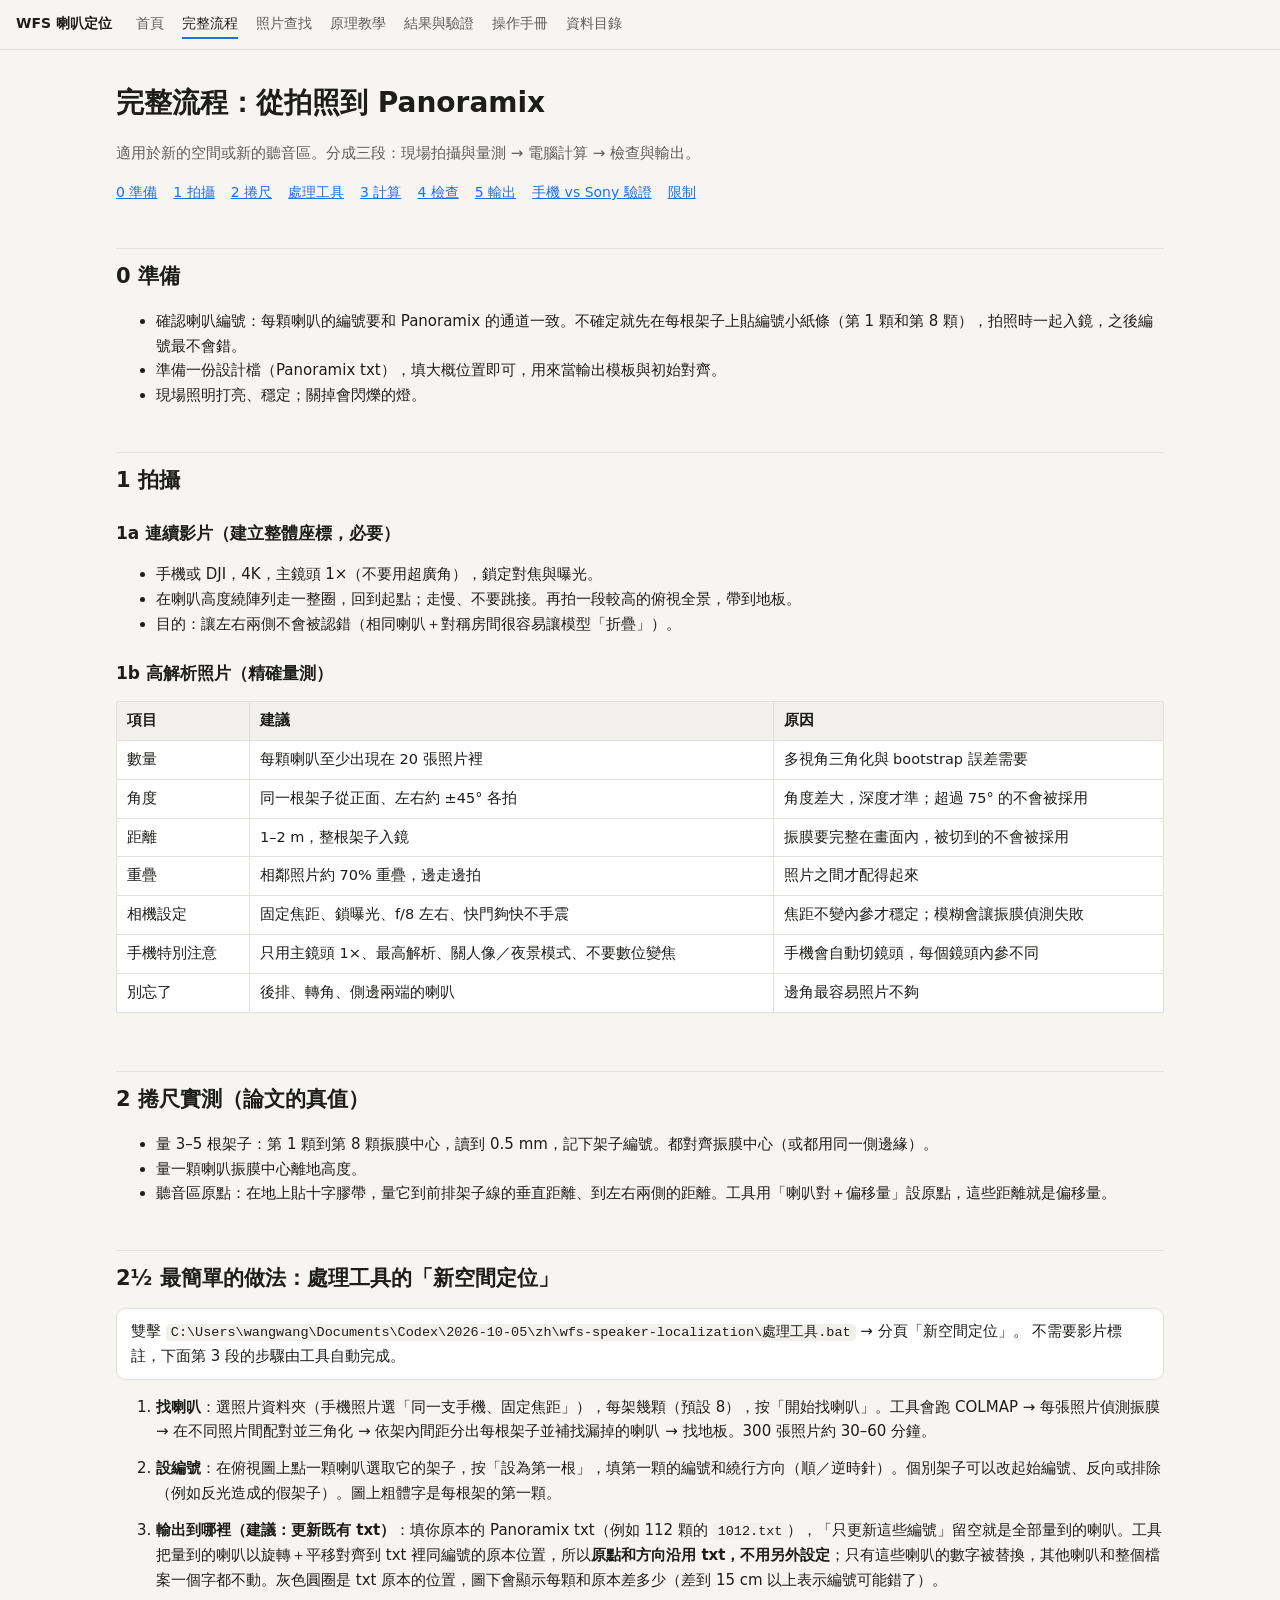
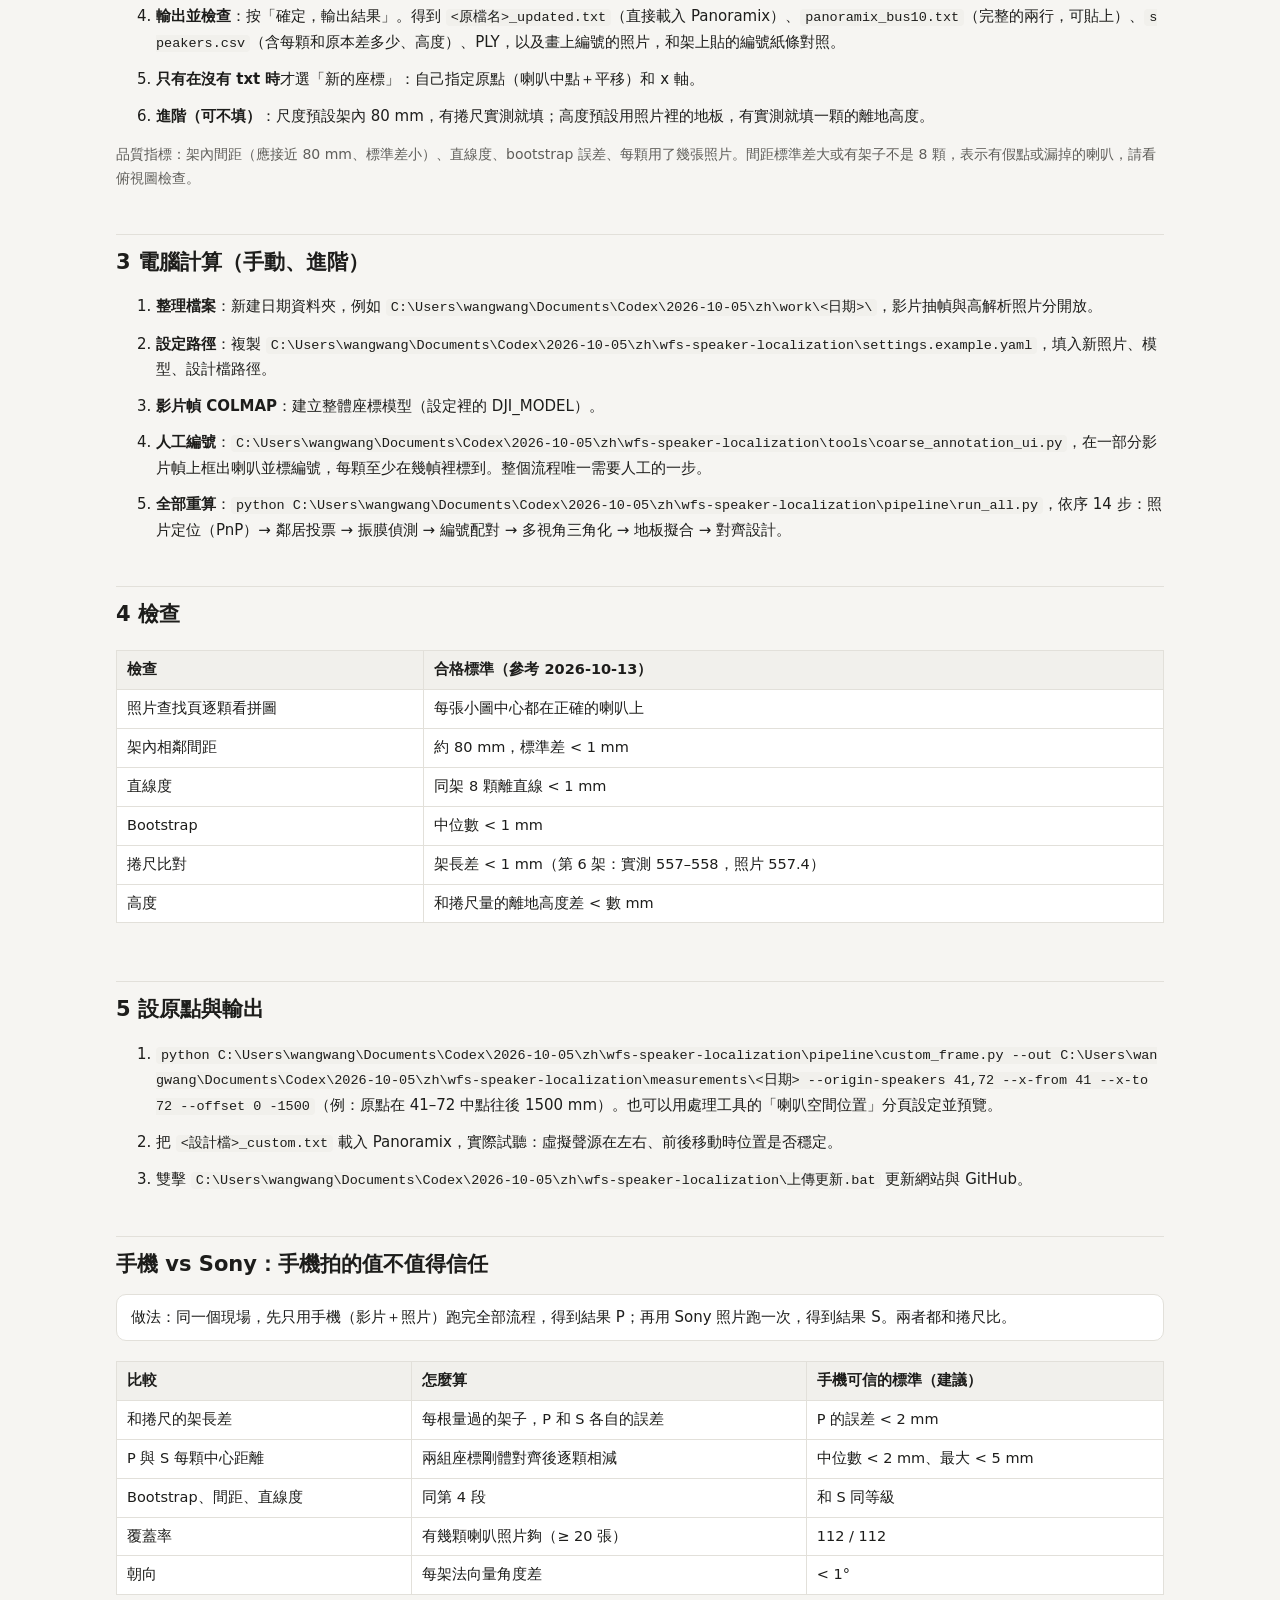
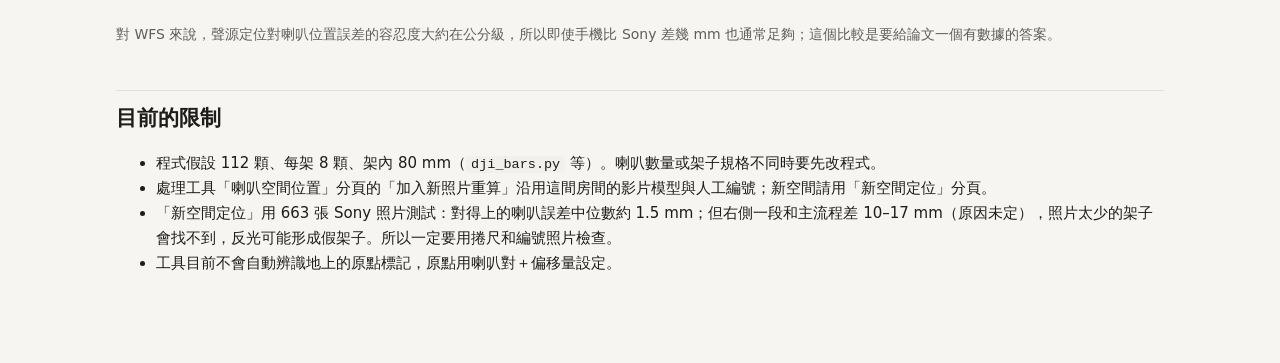
<file: docs/workflow.html>
﻿<!doctype html>
<html lang="zh-Hant">
<head>
<meta charset="utf-8">
<meta name="viewport" content="width=device-width, initial-scale=1">
<title>完整流程</title>
<link rel="stylesheet" href="site.css">
<style>
.wrap { max-width: 1080px; margin: 0 auto; padding: 24px 16px 80px; }
h1 { font-size: 28px; margin: 6px 0 6px; }
h2 { font-size: 21px; margin: 44px 0 10px; padding-top: 10px; border-top: 1px solid var(--line); }
h3 { font-size: 17px; margin: 22px 0 6px; }
.lead { color: var(--muted); }
.toc { display: flex; flex-wrap: wrap; gap: 6px 16px; font-size: 14px; margin: 10px 0 0; }
table { border-collapse: collapse; width: 100%; font-size: 14.5px; background: var(--panel); margin: 8px 0 14px; }
th, td { border: 1px solid var(--line); padding: 7px 10px; text-align: left; vertical-align: top; }
th { background: var(--code); font-weight: 600; }
.tw { overflow-x: auto; }
.note { color: var(--muted); font-size: 14px; }
ol.steps > li { margin: 0 0 12px; }
.box { border: 1px solid var(--line); border-radius: 10px; padding: 10px 14px; background: var(--panel); margin: 12px 0; }
code { word-break: break-all; }
</style>
</head>
<body>
<nav class="sitenav"><a class="brand" href="index.html">WFS 喇叭定位</a><a href="index.html">首頁</a><a class="on" href="workflow.html">完整流程</a><a href="finder.html">照片查找</a><a href="learn.html">原理教學</a><a href="results.html">結果與驗證</a><a href="manual.html">操作手冊</a><a href="catalog.html">資料目錄</a></nav>
<div class="wrap">
<h1>完整流程：從拍照到 Panoramix</h1>
<p class="lead">適用於新的空間或新的聽音區。分成三段：現場拍攝與量測 → 電腦計算 → 檢查與輸出。</p>
<div class="toc"><a href="#prep">0 準備</a><a href="#shoot">1 拍攝</a><a href="#tape">2 捲尺</a><a href="#tool">處理工具</a><a href="#compute">3 計算</a><a href="#check">4 檢查</a><a href="#output">5 輸出</a><a href="#phone">手機 vs Sony 驗證</a><a href="#limits">限制</a></div>

<h2 id="prep">0 準備</h2>
<ul>
<li>確認喇叭編號：每顆喇叭的編號要和 Panoramix 的通道一致。不確定就先在每根架子上貼編號小紙條（第 1 顆和第 8 顆），拍照時一起入鏡，之後編號最不會錯。</li>
<li>準備一份設計檔（Panoramix txt），填大概位置即可，用來當輸出模板與初始對齊。</li>
<li>現場照明打亮、穩定；關掉會閃爍的燈。</li>
</ul>

<h2 id="shoot">1 拍攝</h2>
<h3>1a 連續影片（建立整體座標，必要）</h3>
<ul>
<li>手機或 DJI，4K，主鏡頭 1×（不要用超廣角），鎖定對焦與曝光。</li>
<li>在喇叭高度繞陣列走一整圈，回到起點；走慢、不要跳接。再拍一段較高的俯視全景，帶到地板。</li>
<li>目的：讓左右兩側不會被認錯（相同喇叭＋對稱房間很容易讓模型「折疊」）。</li>
</ul>
<h3>1b 高解析照片（精確量測）</h3>
<div class="tw"><table>
<tr><th>項目</th><th>建議</th><th>原因</th></tr>
<tr><td>數量</td><td>每顆喇叭至少出現在 20 張照片裡</td><td>多視角三角化與 bootstrap 誤差需要</td></tr>
<tr><td>角度</td><td>同一根架子從正面、左右約 ±45° 各拍</td><td>角度差大，深度才準；超過 75° 的不會被採用</td></tr>
<tr><td>距離</td><td>1–2 m，整根架子入鏡</td><td>振膜要完整在畫面內，被切到的不會被採用</td></tr>
<tr><td>重疊</td><td>相鄰照片約 70% 重疊，邊走邊拍</td><td>照片之間才配得起來</td></tr>
<tr><td>相機設定</td><td>固定焦距、鎖曝光、f/8 左右、快門夠快不手震</td><td>焦距不變內參才穩定；模糊會讓振膜偵測失敗</td></tr>
<tr><td>手機特別注意</td><td>只用主鏡頭 1×、最高解析、關人像／夜景模式、不要數位變焦</td><td>手機會自動切鏡頭，每個鏡頭內參不同</td></tr>
<tr><td>別忘了</td><td>後排、轉角、側邊兩端的喇叭</td><td>邊角最容易照片不夠</td></tr>
</table></div>

<h2 id="tape">2 捲尺實測（論文的真值）</h2>
<ul>
<li>量 3–5 根架子：第 1 顆到第 8 顆振膜中心，讀到 0.5 mm，記下架子編號。都對齊振膜中心（或都用同一側邊緣）。</li>
<li>量一顆喇叭振膜中心離地高度。</li>
<li>聽音區原點：在地上貼十字膠帶，量它到前排架子線的垂直距離、到左右兩側的距離。工具用「喇叭對＋偏移量」設原點，這些距離就是偏移量。</li>
</ul>

<h2 id="tool">2½ 最簡單的做法：處理工具的「新空間定位」</h2>
<div class="box">雙擊 <code>C:\Users\wangwang\Documents\Codex\2026-10-05\zh\wfs-speaker-localization\處理工具.bat</code> → 分頁「新空間定位」。
不需要影片標註，下面第 3 段的步驟由工具自動完成。</div>
<ol class="steps">
<li><b>找喇叭</b>：選照片資料夾（手機照片選「同一支手機、固定焦距」），每架幾顆（預設 8），按「開始找喇叭」。工具會跑 COLMAP → 每張照片偵測振膜 → 在不同照片間配對並三角化 → 依架內間距分出每根架子並補找漏掉的喇叭 → 找地板。300 張照片約 30–60 分鐘。</li>
<li><b>設編號</b>：在俯視圖上點一顆喇叭選取它的架子，按「設為第一根」，填第一顆的編號和繞行方向（順／逆時針）。個別架子可以改起始編號、反向或排除（例如反光造成的假架子）。圖上粗體字是每根架的第一顆。</li>
<li><b>輸出到哪裡（建議：更新既有 txt）</b>：填你原本的 Panoramix txt（例如 112 顆的 <code>1012.txt</code>），「只更新這些編號」留空就是全部量到的喇叭。工具把量到的喇叭以旋轉＋平移對齊到 txt 裡同編號的原本位置，所以<b>原點和方向沿用 txt，不用另外設定</b>；只有這些喇叭的數字被替換，其他喇叭和整個檔案一個字都不動。灰色圓圈是 txt 原本的位置，圖下會顯示每顆和原本差多少（差到 15 cm 以上表示編號可能錯了）。</li>
<li><b>輸出並檢查</b>：按「確定，輸出結果」。得到 <code>&lt;原檔名&gt;_updated.txt</code>（直接載入 Panoramix）、<code>panoramix_bus10.txt</code>（完整的兩行，可貼上）、<code>speakers.csv</code>（含每顆和原本差多少、高度）、PLY，以及畫上編號的照片，和架上貼的編號紙條對照。</li>
<li><b>只有在沒有 txt 時</b>才選「新的座標」：自己指定原點（喇叭中點＋平移）和 x 軸。</li>
<li><b>進階（可不填）</b>：尺度預設架內 80 mm，有捲尺實測就填；高度預設用照片裡的地板，有實測就填一顆的離地高度。</li>
</ol>
<p class="note">品質指標：架內間距（應接近 80 mm、標準差小）、直線度、bootstrap 誤差、每顆用了幾張照片。間距標準差大或有架子不是 8 顆，表示有假點或漏掉的喇叭，請看俯視圖檢查。</p>

<h2 id="compute">3 電腦計算（手動、進階）</h2>
<ol class="steps">
<li><b>整理檔案</b>：新建日期資料夾，例如 <code>C:\Users\wangwang\Documents\Codex\2026-10-05\zh\work\&lt;日期&gt;\</code>，影片抽幀與高解析照片分開放。</li>
<li><b>設定路徑</b>：複製 <code>C:\Users\wangwang\Documents\Codex\2026-10-05\zh\wfs-speaker-localization\settings.example.yaml</code>，填入新照片、模型、設計檔路徑。</li>
<li><b>影片幀 COLMAP</b>：建立整體座標模型（設定裡的 DJI_MODEL）。</li>
<li><b>人工編號</b>：<code>C:\Users\wangwang\Documents\Codex\2026-10-05\zh\wfs-speaker-localization\tools\coarse_annotation_ui.py</code>，在一部分影片幀上框出喇叭並標編號，每顆至少在幾幀裡標到。整個流程唯一需要人工的一步。</li>
<li><b>全部重算</b>：<code>python C:\Users\wangwang\Documents\Codex\2026-10-05\zh\wfs-speaker-localization\pipeline\run_all.py</code>，依序 14 步：照片定位（PnP）→ 鄰居投票 → 振膜偵測 → 編號配對 → 多視角三角化 → 地板擬合 → 對齊設計。</li>
</ol>

<h2 id="check">4 檢查</h2>
<div class="tw"><table>
<tr><th>檢查</th><th>合格標準（參考 2026-10-13）</th></tr>
<tr><td>照片查找頁逐顆看拼圖</td><td>每張小圖中心都在正確的喇叭上</td></tr>
<tr><td>架內相鄰間距</td><td>約 80 mm，標準差 &lt; 1 mm</td></tr>
<tr><td>直線度</td><td>同架 8 顆離直線 &lt; 1 mm</td></tr>
<tr><td>Bootstrap</td><td>中位數 &lt; 1 mm</td></tr>
<tr><td>捲尺比對</td><td>架長差 &lt; 1 mm（第 6 架：實測 557–558，照片 557.4）</td></tr>
<tr><td>高度</td><td>和捲尺量的離地高度差 &lt; 數 mm</td></tr>
</table></div>

<h2 id="output">5 設原點與輸出</h2>
<ol class="steps">
<li><code>python C:\Users\wangwang\Documents\Codex\2026-10-05\zh\wfs-speaker-localization\pipeline\custom_frame.py --out C:\Users\wangwang\Documents\Codex\2026-10-05\zh\wfs-speaker-localization\measurements\&lt;日期&gt; --origin-speakers 41,72 --x-from 41 --x-to 72 --offset 0 -1500</code>（例：原點在 41–72 中點往後 1500 mm）。也可以用處理工具的「喇叭空間位置」分頁設定並預覽。</li>
<li>把 <code>&lt;設計檔&gt;_custom.txt</code> 載入 Panoramix，實際試聽：虛擬聲源在左右、前後移動時位置是否穩定。</li>
<li>雙擊 <code>C:\Users\wangwang\Documents\Codex\2026-10-05\zh\wfs-speaker-localization\上傳更新.bat</code> 更新網站與 GitHub。</li>
</ol>

<h2 id="phone">手機 vs Sony：手機拍的值不值得信任</h2>
<div class="box">做法：同一個現場，先只用手機（影片＋照片）跑完全部流程，得到結果 P；再用 Sony 照片跑一次，得到結果 S。兩者都和捲尺比。</div>
<div class="tw"><table>
<tr><th>比較</th><th>怎麼算</th><th>手機可信的標準（建議）</th></tr>
<tr><td>和捲尺的架長差</td><td>每根量過的架子，P 和 S 各自的誤差</td><td>P 的誤差 &lt; 2 mm</td></tr>
<tr><td>P 與 S 每顆中心距離</td><td>兩組座標剛體對齊後逐顆相減</td><td>中位數 &lt; 2 mm、最大 &lt; 5 mm</td></tr>
<tr><td>Bootstrap、間距、直線度</td><td>同第 4 段</td><td>和 S 同等級</td></tr>
<tr><td>覆蓋率</td><td>有幾顆喇叭照片夠（≥ 20 張）</td><td>112 / 112</td></tr>
<tr><td>朝向</td><td>每架法向量角度差</td><td>&lt; 1°</td></tr>
</table></div>
<p class="note">對 WFS 來說，聲源定位對喇叭位置誤差的容忍度大約在公分級，所以即使手機比 Sony 差幾 mm 也通常足夠；這個比較是要給論文一個有數據的答案。</p>

<h2 id="limits">目前的限制</h2>
<ul>
<li>程式假設 112 顆、每架 8 顆、架內 80 mm（<code>dji_bars.py</code> 等）。喇叭數量或架子規格不同時要先改程式。</li>
<li>處理工具「喇叭空間位置」分頁的「加入新照片重算」沿用這間房間的影片模型與人工編號；新空間請用「新空間定位」分頁。</li>
<li>「新空間定位」用 663 張 Sony 照片測試：對得上的喇叭誤差中位數約 1.5 mm；但右側一段和主流程差 10–17 mm（原因未定），照片太少的架子會找不到，反光可能形成假架子。所以一定要用捲尺和編號照片檢查。</li>
<li>工具目前不會自動辨識地上的原點標記，原點用喇叭對＋偏移量設定。</li>
</ul>
</div>
</body>
</html>
</file>
<file: docs/site.css>
/* shared by every page of the site */
:root {
  --bg: #f6f5f2; --panel: #ffffff; --ink: #1d1d1b; --muted: #5f5e5a; --line: #e2e0da;
  --accent: #1f6feb; --ok: #1a7f37; --warn: #b26b00; --chip: #efeee9; --code: #f1f0ec;
  --sel: #1d1d1b; --selink: #ffffff; --design: #b0aea6;
}
@media (prefers-color-scheme: dark) {
  :root:not([data-theme="light"]) {
    --bg: #151514; --panel: #1f1f1d; --ink: #ecebe7; --muted: #a3a29c; --line: #33322f;
    --accent: #5aa2ff; --ok: #4cc26a; --warn: #e0a040; --chip: #2a2a27; --code: #2a2a27;
    --sel: #ecebe7; --selink: #151514; --design: #6d6b66;
  }
}
:root[data-theme="dark"] {
  --bg: #151514; --panel: #1f1f1d; --ink: #ecebe7; --muted: #a3a29c; --line: #33322f;
  --accent: #5aa2ff; --ok: #4cc26a; --warn: #e0a040; --chip: #2a2a27; --code: #2a2a27;
  --sel: #ecebe7; --selink: #151514; --design: #6d6b66;
}
* { box-sizing: border-box; }
html { -webkit-text-size-adjust: 100%; }
body { margin: 0; background: var(--bg); color: var(--ink); font: 15px/1.65 system-ui, "Noto Sans TC", "Microsoft JhengHei", "PingFang TC", sans-serif; }
a { color: var(--accent); }
code { font-family: Consolas, "Cascadia Mono", Menlo, monospace; font-size: 13.5px; background: var(--code); padding: 1px 5px; border-radius: 4px; word-break: break-word; }
.sitenav { display: flex; gap: 4px 18px; align-items: center; flex-wrap: wrap; padding: 10px 16px; border-bottom: 1px solid var(--line); background: var(--bg); font-size: 14px; }
.sitenav .brand { font-weight: 700; color: var(--ink); text-decoration: none; margin-right: 6px; }
.sitenav a { color: var(--muted); text-decoration: none; padding: 2px 0; border-bottom: 2px solid transparent; }
.sitenav a:hover { color: var(--ink); }
.sitenav a.on { color: var(--ink); border-bottom-color: var(--accent); }
</file>
